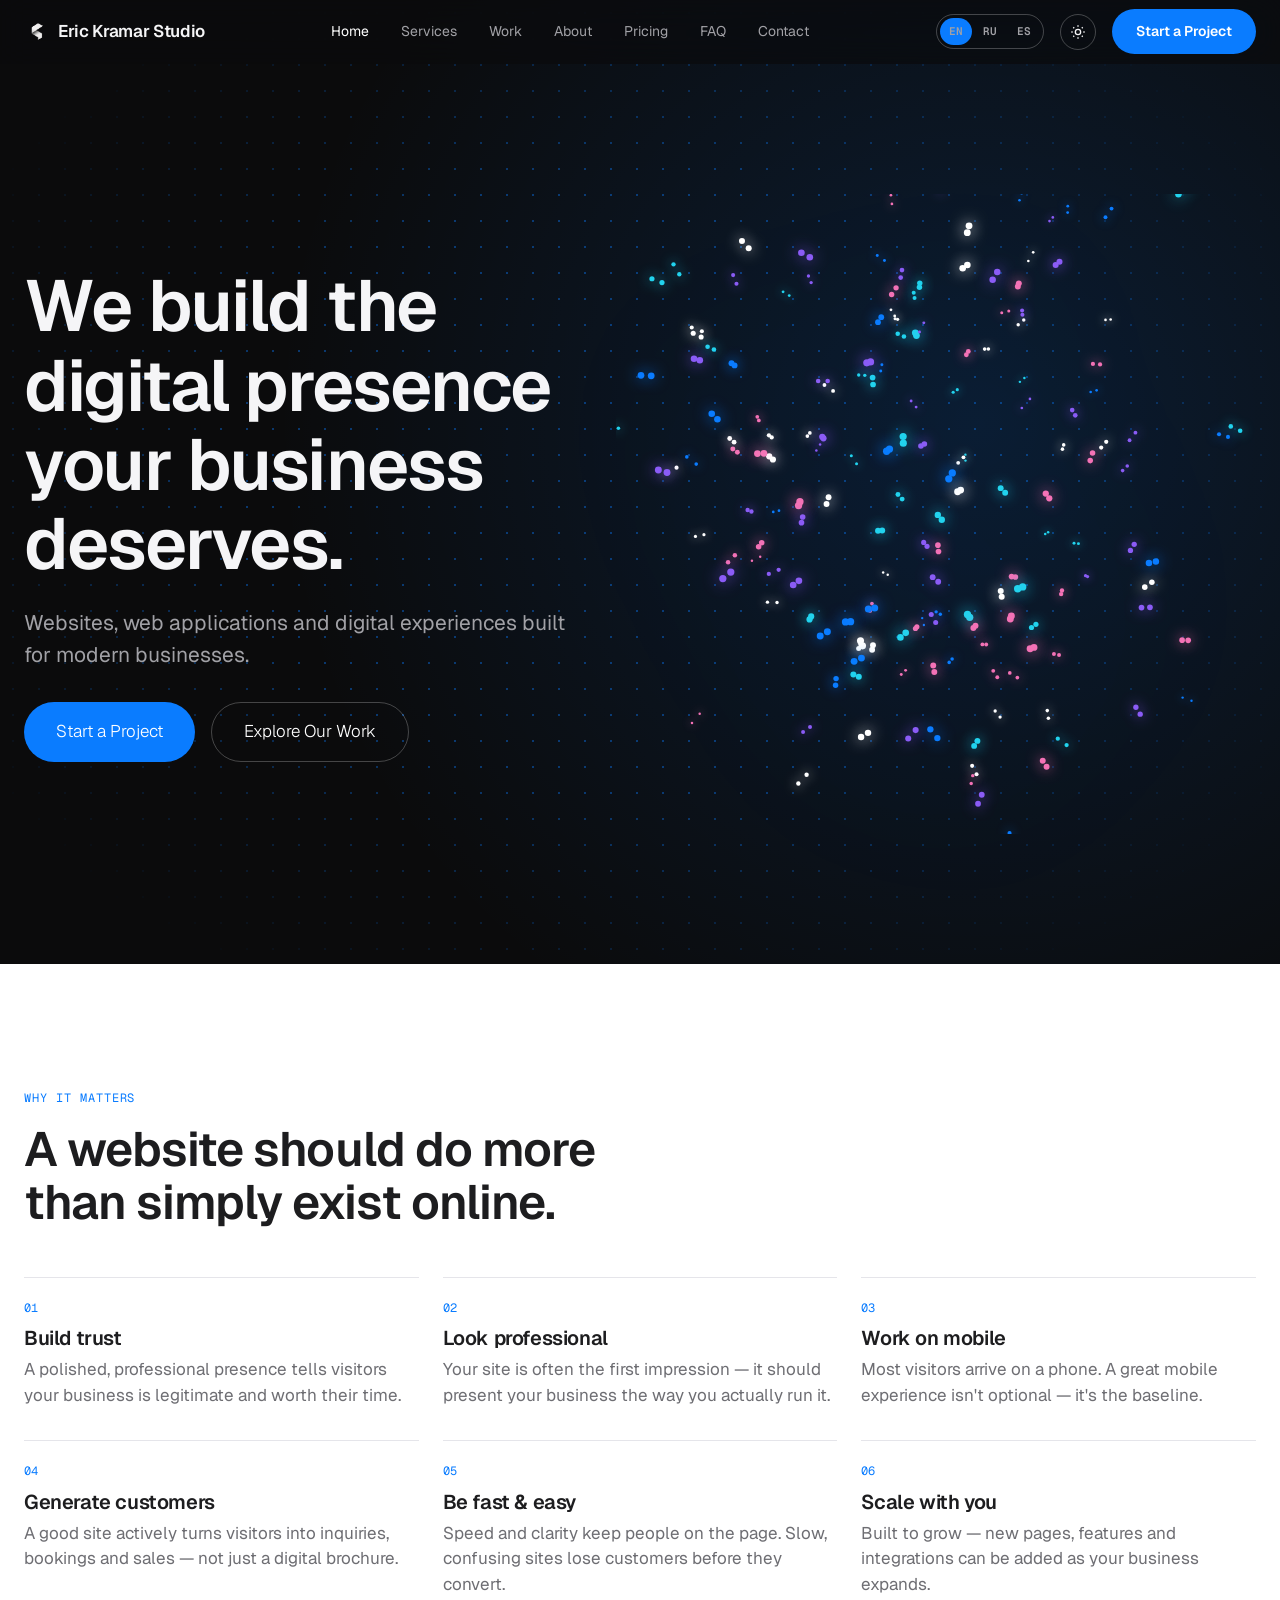
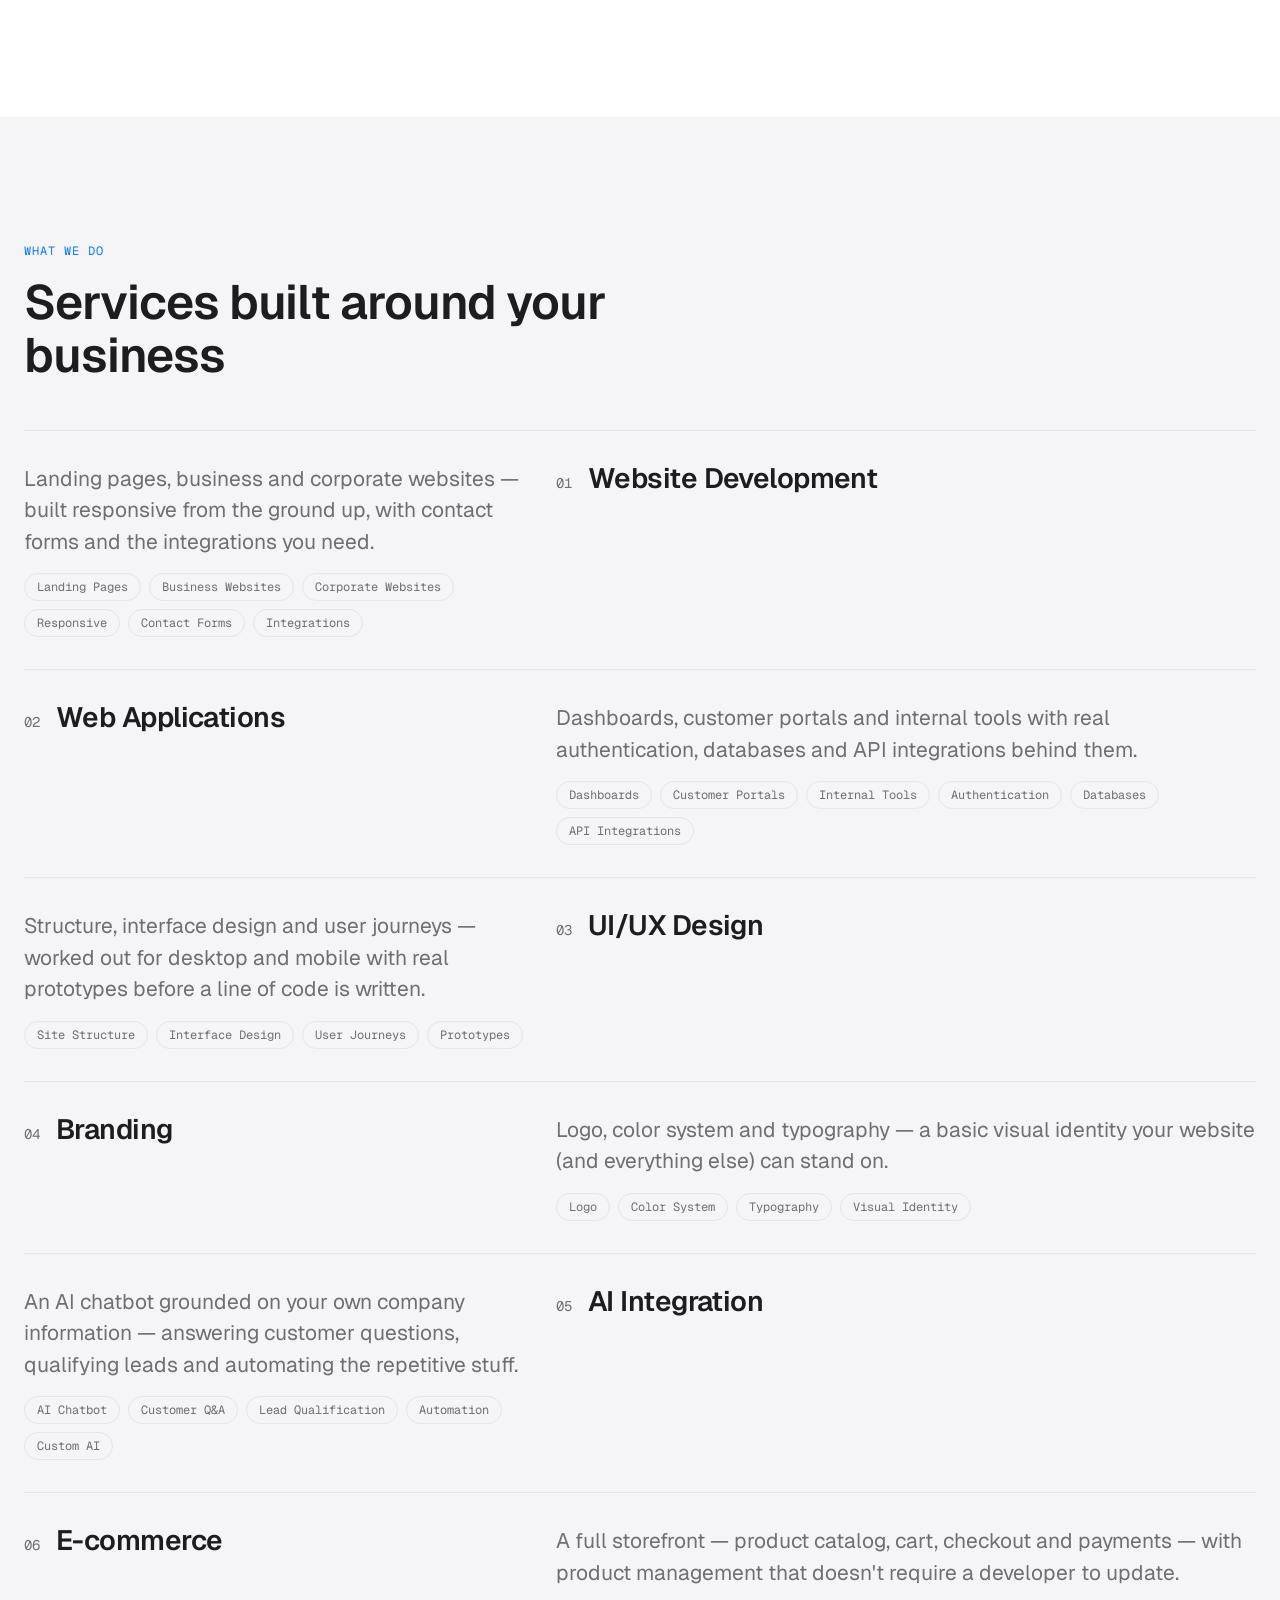
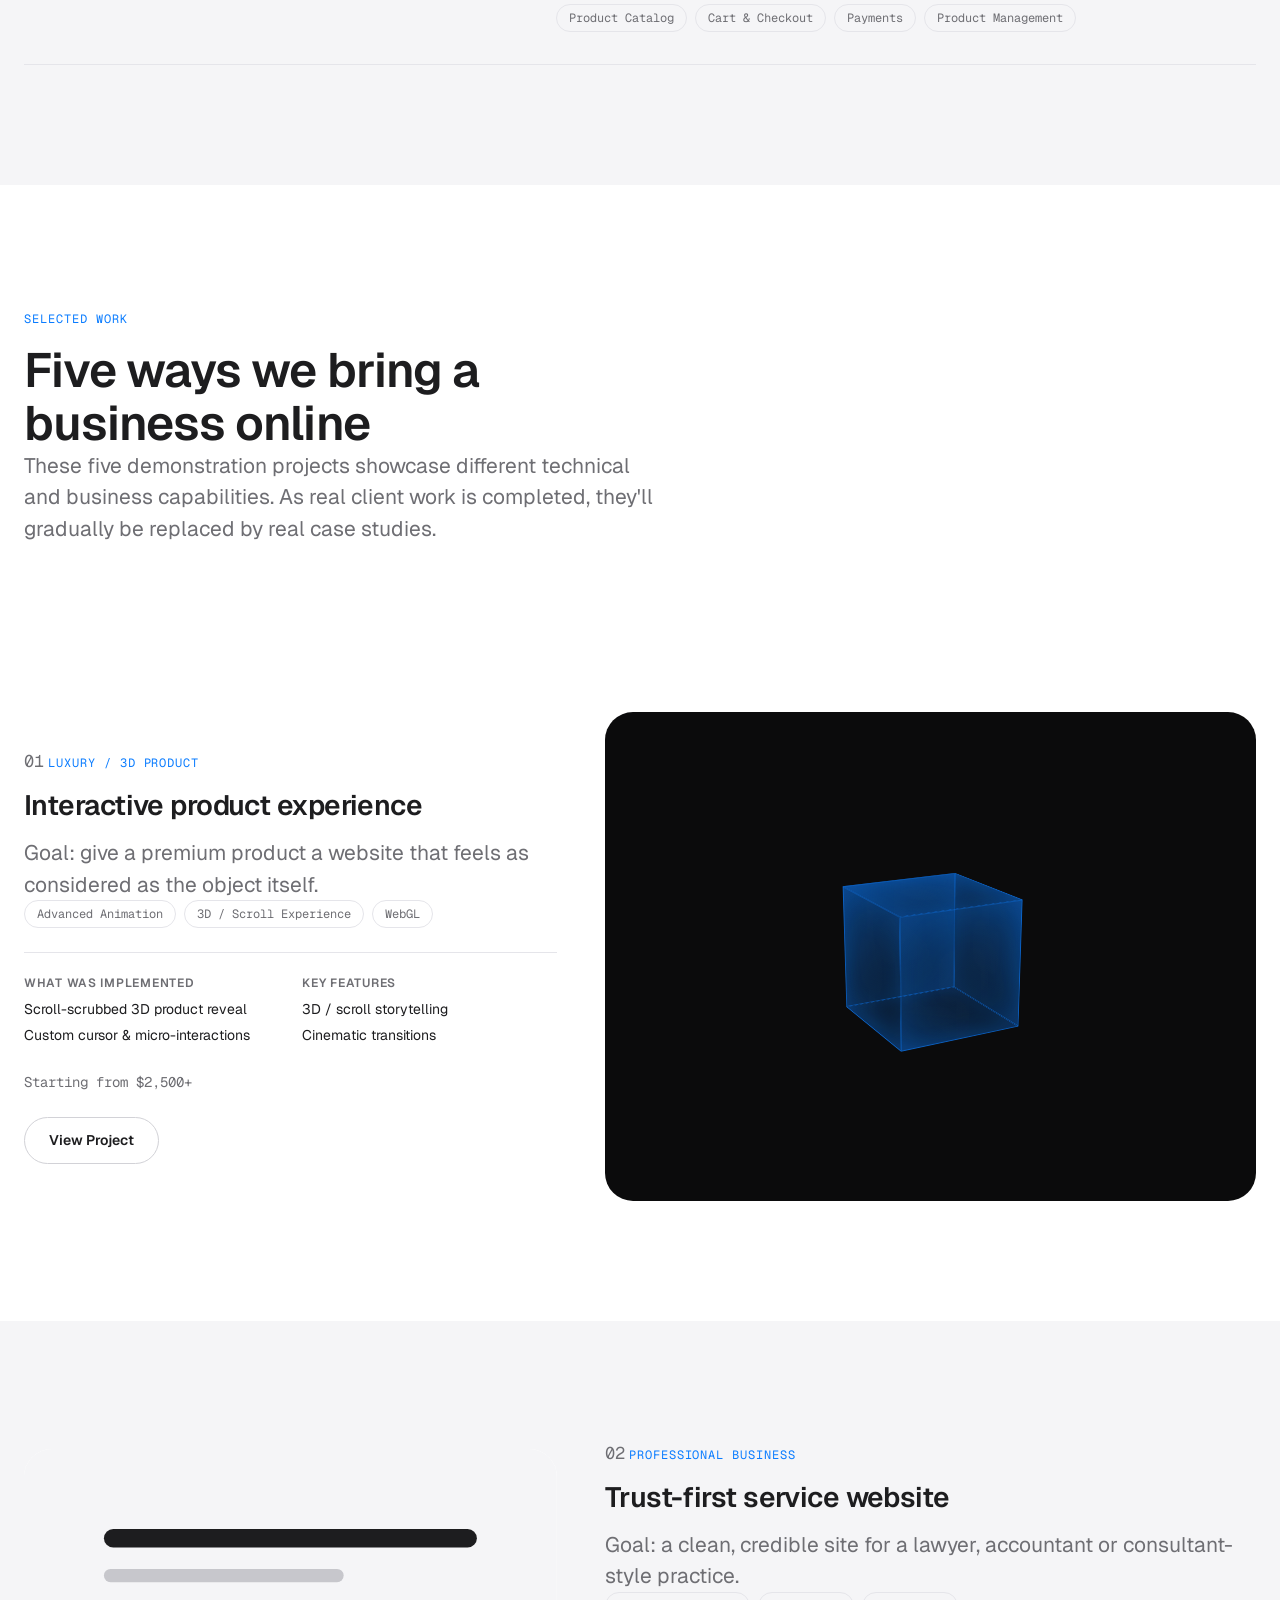
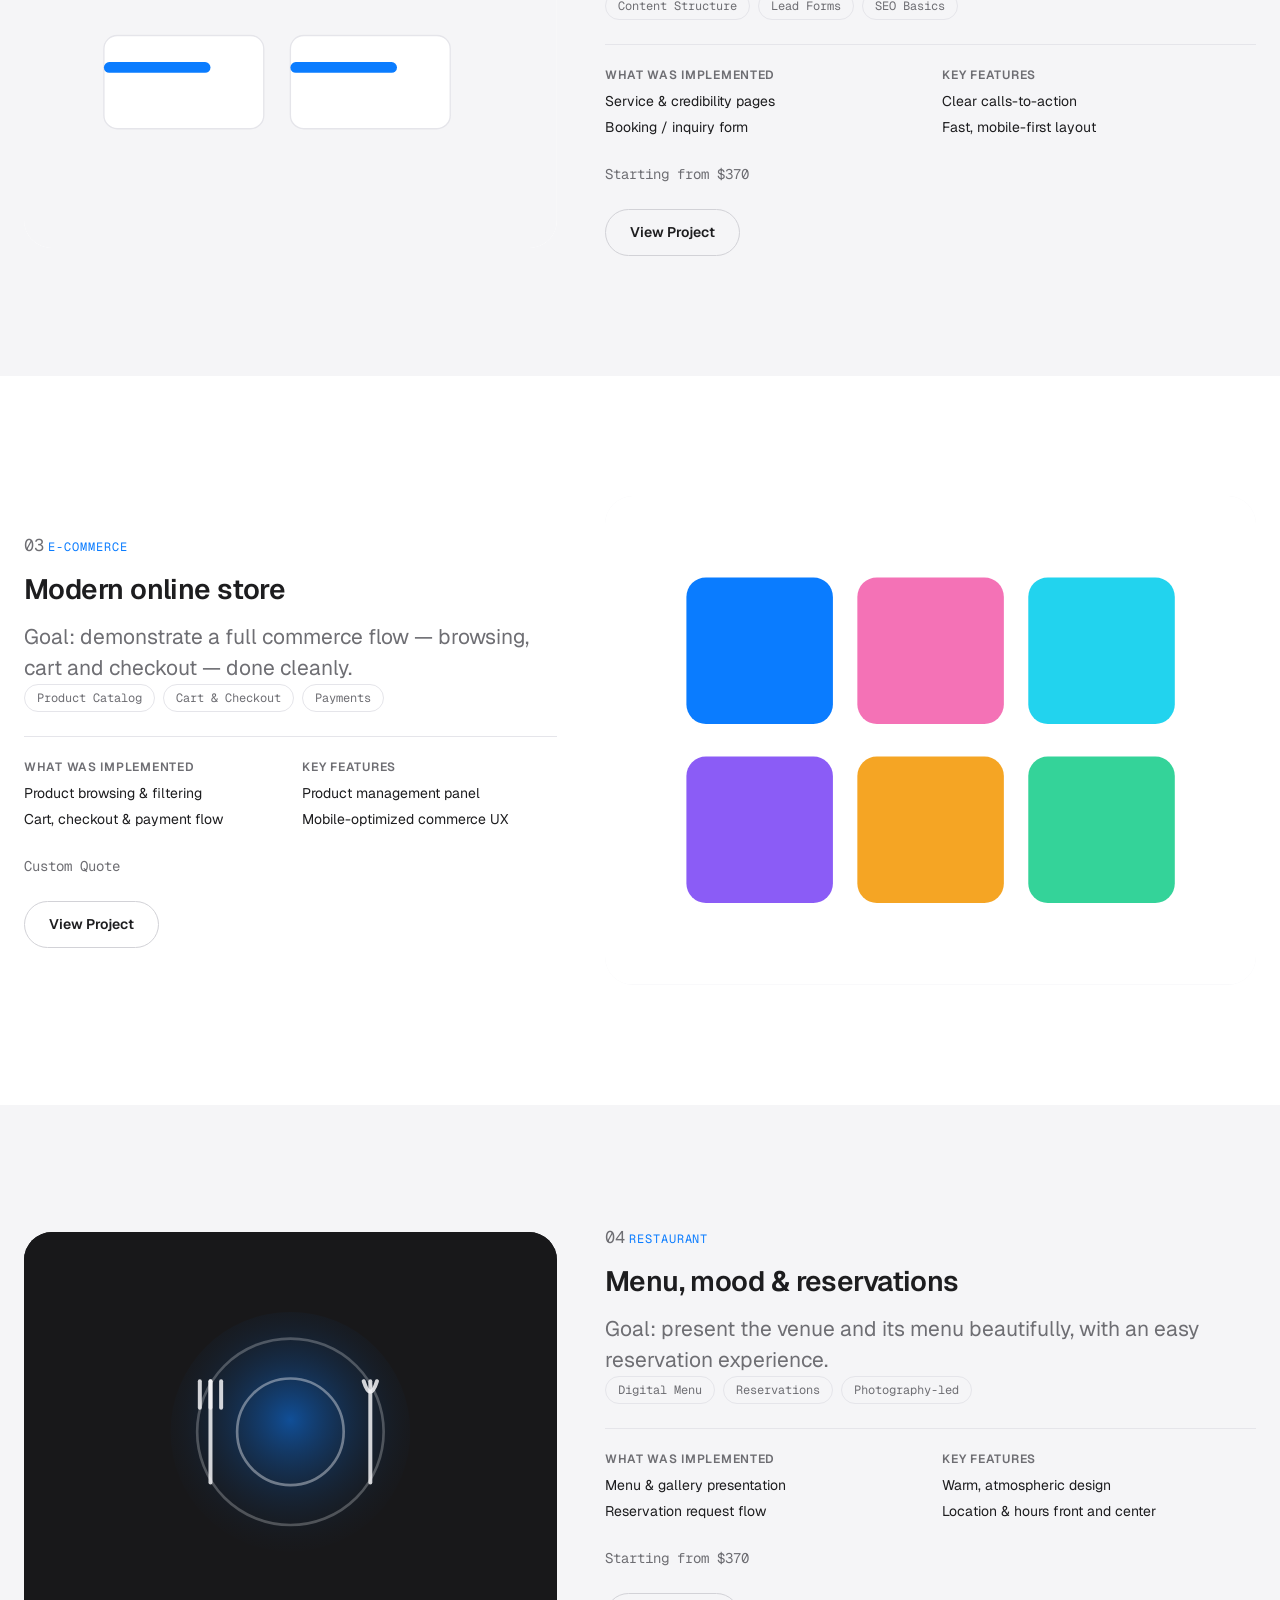
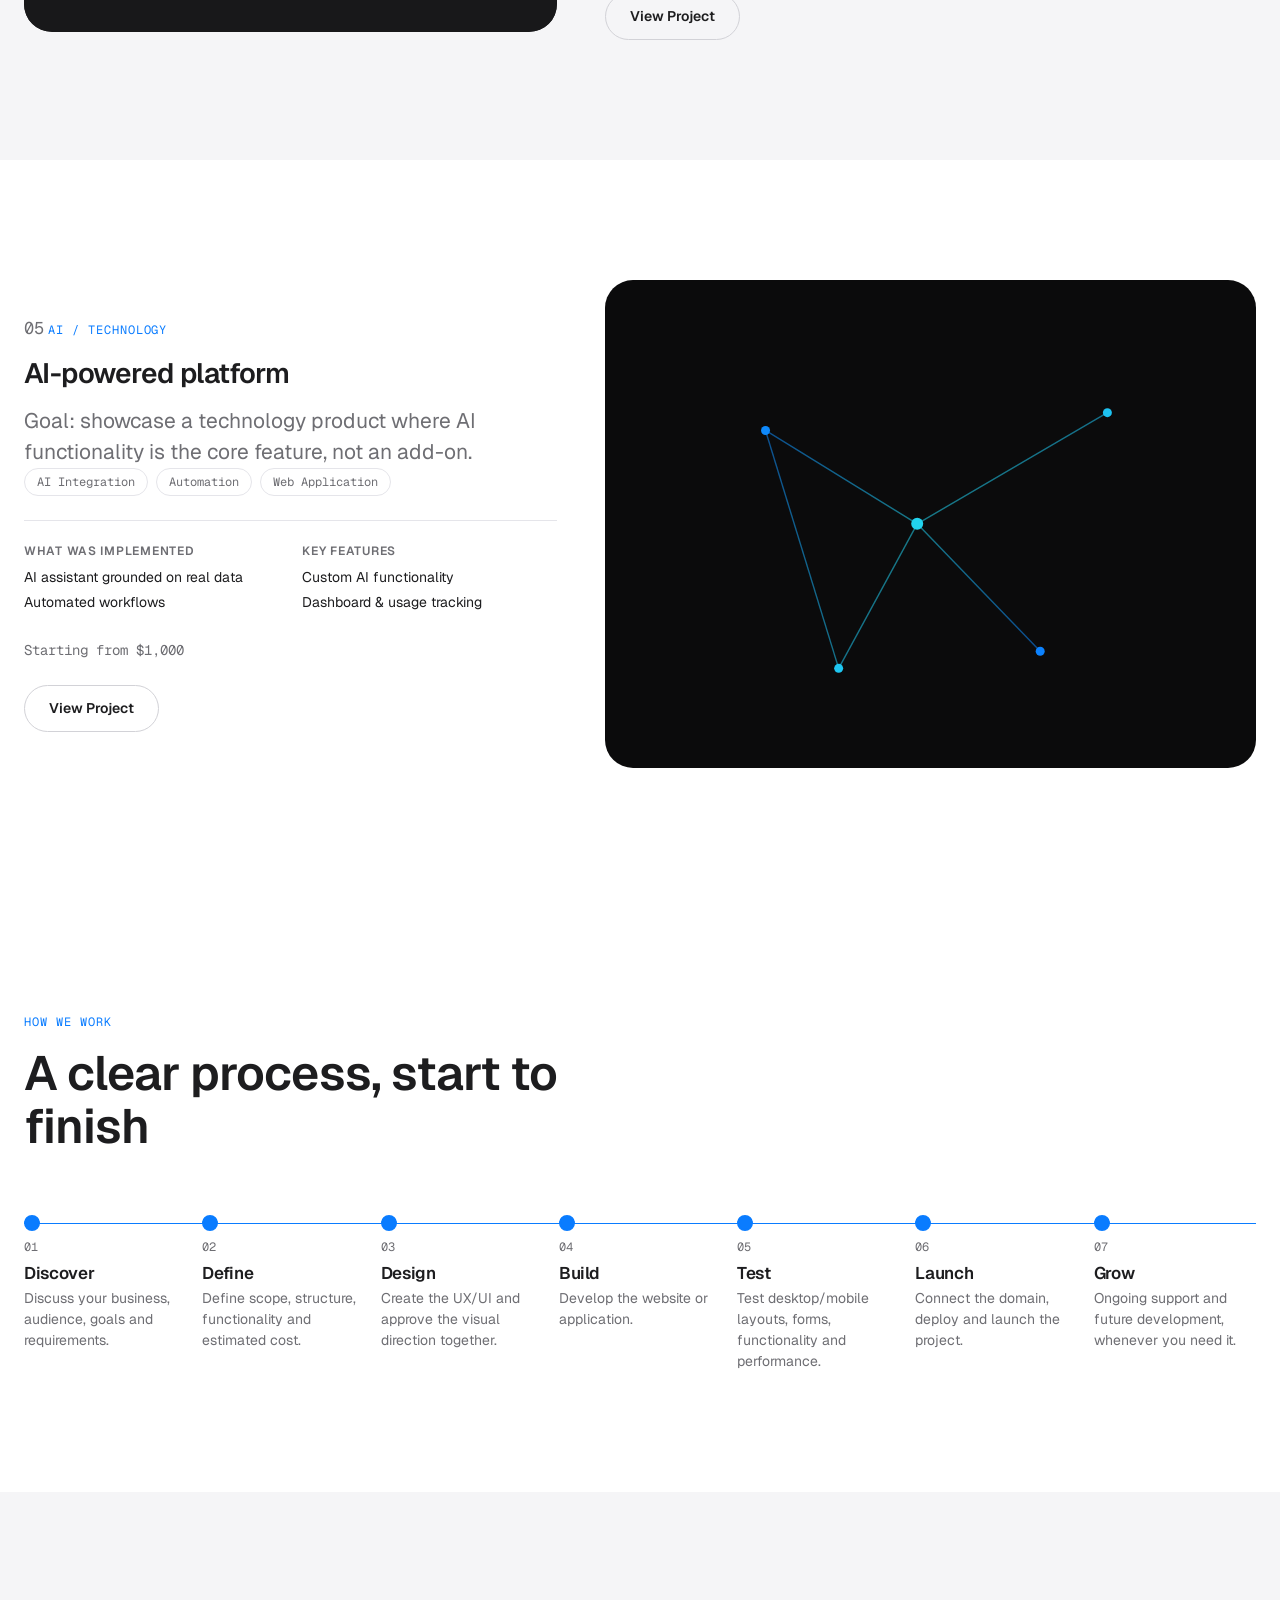
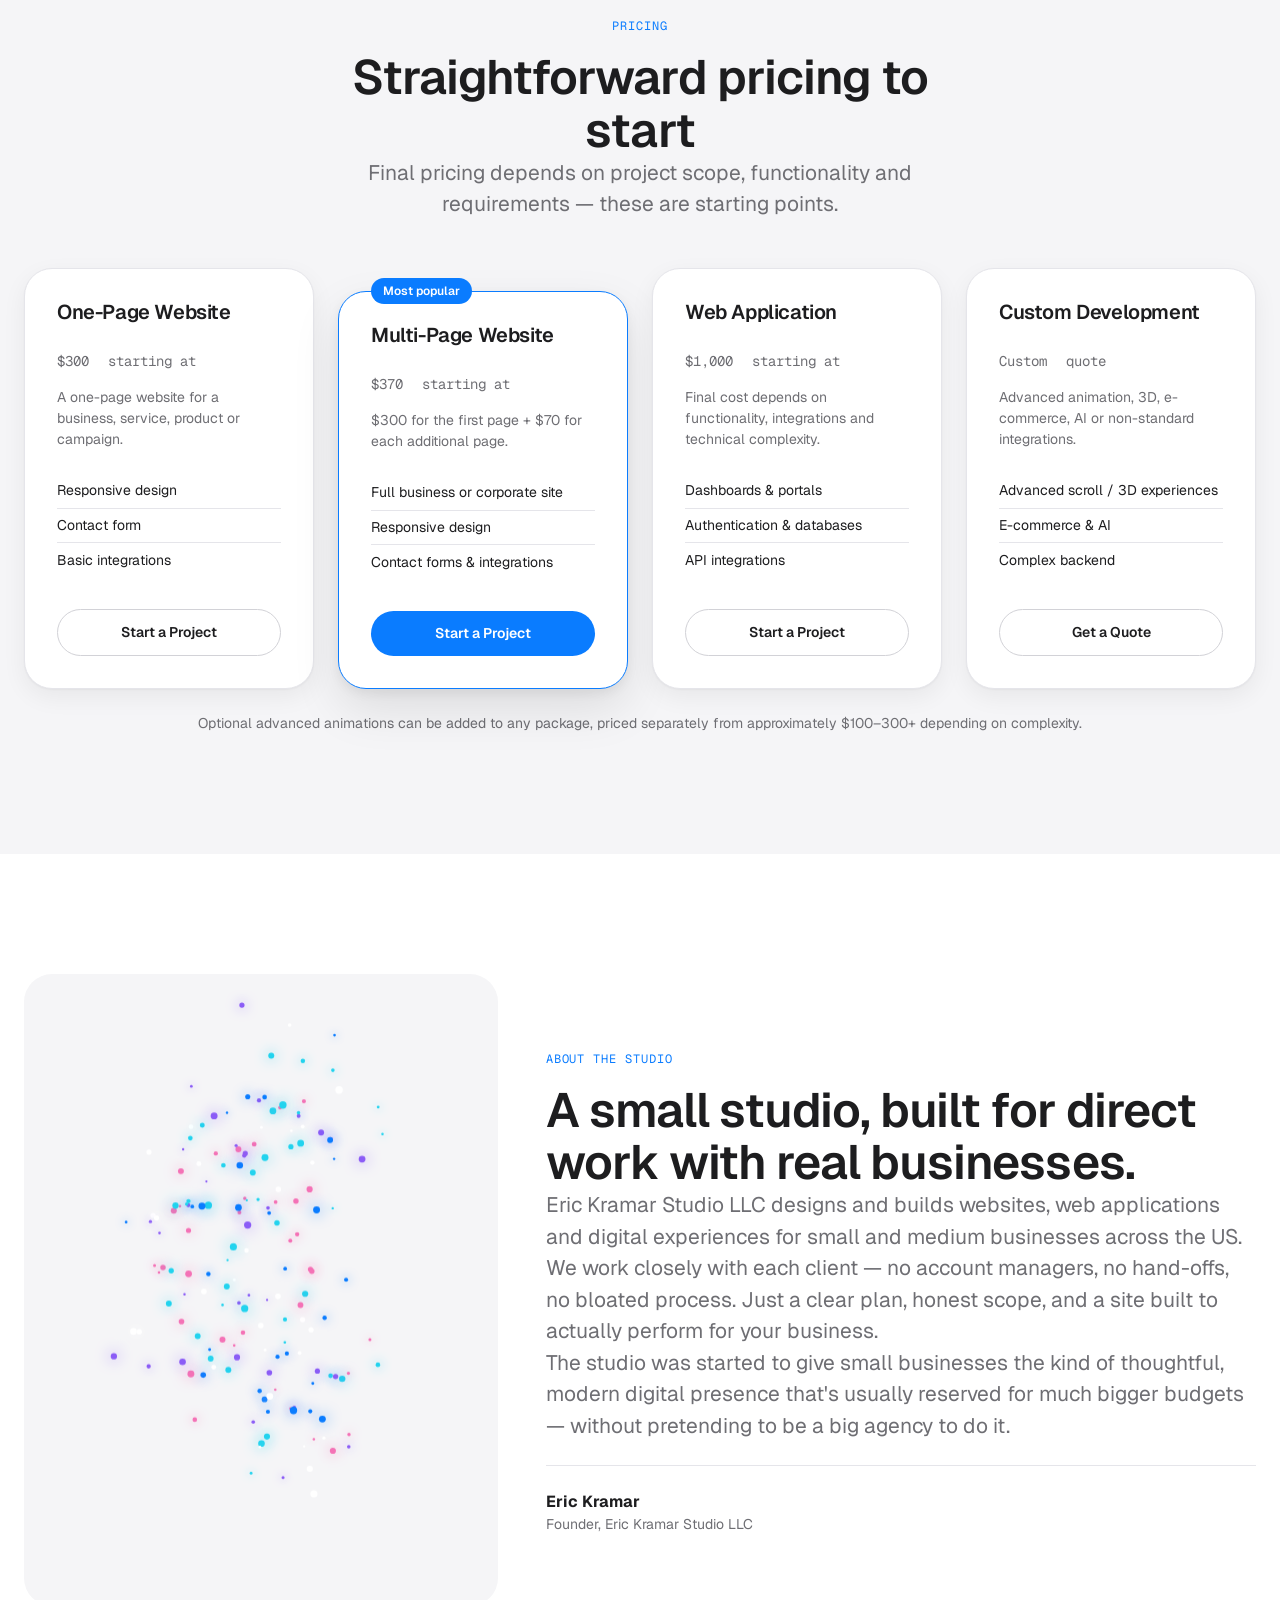
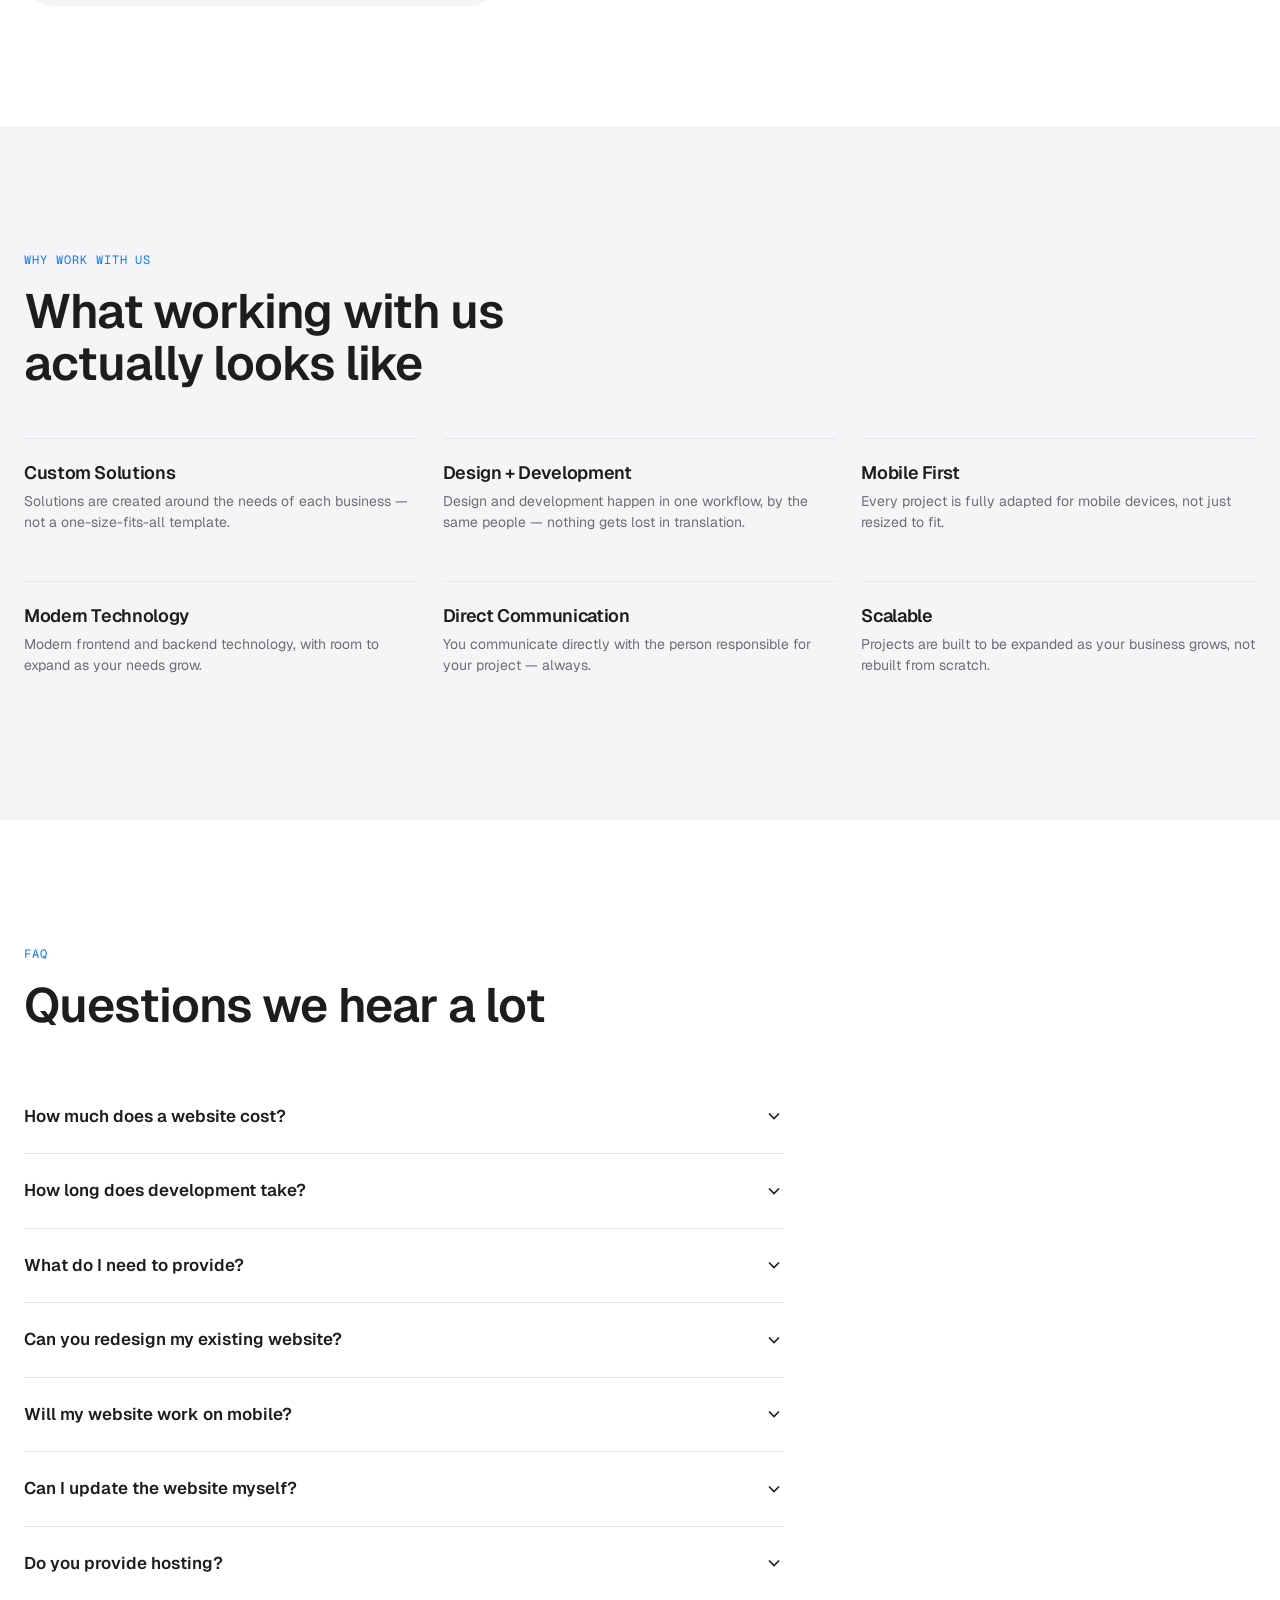
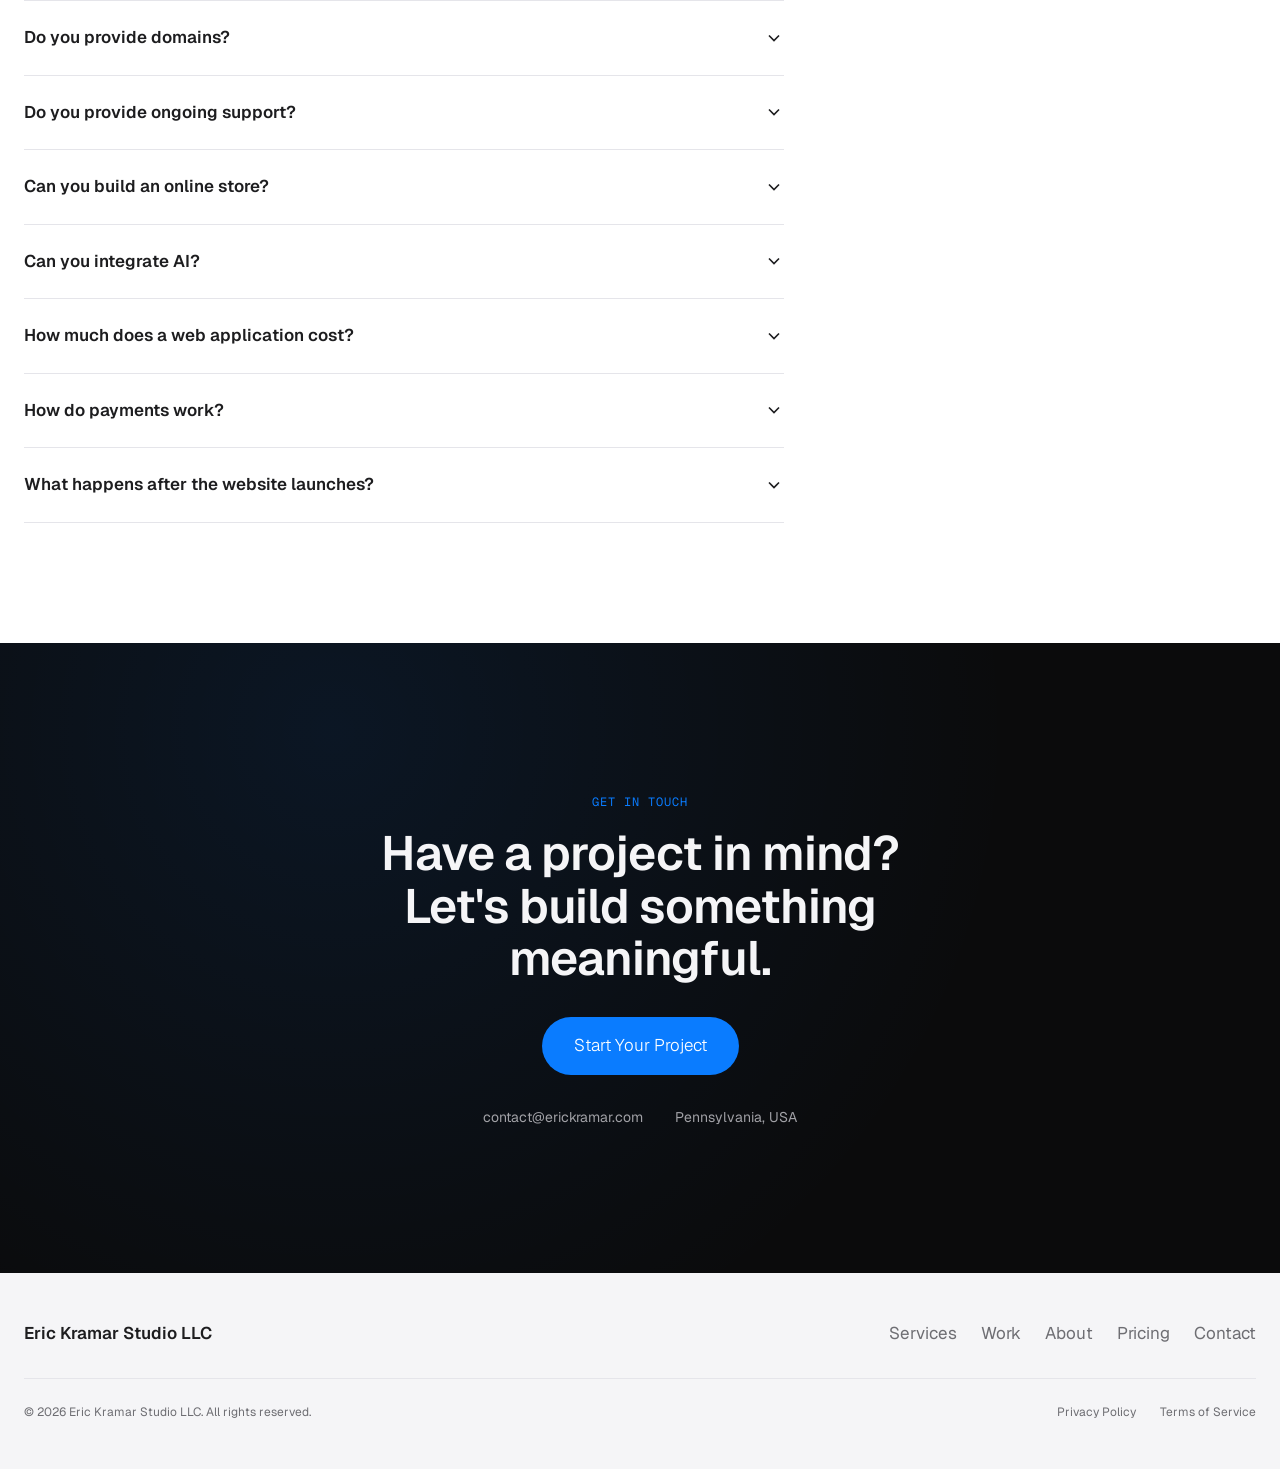
<file: index.html>
<!DOCTYPE html>
<html lang="en">
<head>
<meta charset="UTF-8" />
<meta name="viewport" content="width=device-width, initial-scale=1.0" />
<title data-i18n="meta.title">Eric Kramar Studio — We build the digital presence your business deserves</title>
<meta name="description" content="Eric Kramar Studio LLC builds modern websites, web applications and digital experiences for small and medium businesses." data-i18n-content="meta.description" />

<link rel="icon" type="image/x-icon" href="images/favicon/favicon.ico" />
<link rel="icon" type="image/png" sizes="32x32" href="images/favicon/favicon-32x32.png" />
<link rel="icon" type="image/png" sizes="16x16" href="images/favicon/favicon-16x16.png" />
<link rel="apple-touch-icon" sizes="180x180" href="images/favicon/apple-touch-icon.png" />
<link rel="manifest" href="site.webmanifest" />

<link rel="preconnect" href="https://fonts.googleapis.com" />
<link rel="preconnect" href="https://fonts.gstatic.com" crossorigin />
<link href="https://fonts.googleapis.com/css2?family=Geist:wght@300;400;600&family=Geist+Mono:wght@400;600&display=swap" rel="stylesheet" />

<link rel="stylesheet" href="css/variables.css?v=15" />
<link rel="stylesheet" href="css/base.css?v=15" />
<link rel="stylesheet" href="css/components.css?v=15" />
<link rel="stylesheet" href="css/sections.css?v=15" />
<link rel="stylesheet" href="css/animations.css?v=15" />
</head>
<body>
<a class="skip-link" href="#main" data-i18n="a11y.skip_link">Skip to content</a>

<!-- ==================== NAV ==================== -->
<header class="nav" data-nav>
  <div class="container nav__inner">
    <a class="nav__brand" href="index.html">
      <img src="images/Logo.png" alt="Eric Kramar Studio" />
      <span class="nav__brand-text">Eric Kramar Studio</span>
    </a>

    <nav class="nav__links" aria-label="Primary">
      <a href="#home" data-i18n="nav.home">Home</a>
      <a href="#services" data-i18n="nav.services">Services</a>
      <a href="#work" data-i18n="nav.work">Work</a>
      <a href="#about" data-i18n="nav.about">About</a>
      <a href="#pricing" data-i18n="nav.pricing">Pricing</a>
      <a href="#faq" data-i18n="nav.faq">FAQ</a>
      <a href="#contact" data-i18n="nav.contact">Contact</a>
    </nav>

    <div class="nav__actions">
      <div class="lang-switch" data-lang-switch>
        <button type="button" data-lang="en">EN</button>
        <button type="button" data-lang="ru">RU</button>
        <button type="button" data-lang="es">ES</button>
      </div>
      <button class="theme-toggle" data-theme-toggle type="button" aria-label="Toggle dark mode" data-i18n-aria-label="a11y.toggle_theme">
        <svg class="icon-sun" viewBox="0 0 24 24" fill="none" stroke="currentColor" stroke-width="2"><circle cx="12" cy="12" r="4"/><path d="M12 2v2M12 20v2M4.9 4.9l1.4 1.4M17.7 17.7l1.4 1.4M2 12h2M20 12h2M4.9 19.1l1.4-1.4M17.7 6.3l1.4-1.4"/></svg>
        <svg class="icon-moon" viewBox="0 0 24 24" fill="none" stroke="currentColor" stroke-width="2"><path d="M21 12.8A9 9 0 1 1 11.2 3a7 7 0 0 0 9.8 9.8Z"/></svg>
      </button>
      <a class="btn btn-primary nav__cta" href="start-a-project.html" data-i18n="nav.cta">Start a Project</a>
      <button class="nav__burger" data-nav-burger type="button" aria-label="Toggle menu" data-i18n-aria-label="a11y.toggle_menu">
        <span></span><span></span><span></span>
      </button>
    </div>
  </div>
</header>

<main id="main">

  <!-- ==================== HERO ==================== -->
  <section class="hero" id="home">
    <div class="hero__glow"></div>
    <div class="container hero__grid">
      <div class="hero__content" data-reveal>
        <h1 data-i18n="hero.title">We build the digital presence your business deserves.</h1>
        <p class="lead" data-i18n="hero.subtitle">Websites, web applications and digital experiences built for modern businesses.</p>
        <div class="hero__actions">
          <a class="btn btn-primary btn-large" href="start-a-project.html" data-i18n="hero.cta_primary">Start a Project</a>
          <a class="btn btn-ghost btn-large" href="#work" data-i18n="hero.cta_secondary">Explore Our Work</a>
        </div>
      </div>

      <div class="hero__stage" data-hero-stage>
        <div class="hero__mark" data-particle-logo>
          <img class="particle-img" data-particle-source src="images/Logo.png" alt="" aria-hidden="true" />
          <canvas class="particle-canvas" data-particle-canvas aria-hidden="true"></canvas>
        </div>
      </div>
    </div>
  </section>

  <!-- ==================== VALUE PROPOSITION ==================== -->
  <section class="section" id="value">
    <div class="container">
      <div class="section-header" data-reveal>
        <span class="eyebrow" data-i18n="value.eyebrow">Why it matters</span>
        <h2 data-i18n="value.title">A website should do more than simply exist online.</h2>
      </div>

      <div class="value-list" data-reveal-group>
        <div class="value-list__item" data-reveal-child>
          <span class="index">01</span>
          <h3 data-i18n="value.item1.title">Build trust</h3>
          <p data-i18n="value.item1.desc">A polished, professional presence tells visitors your business is legitimate and worth their time.</p>
        </div>
        <div class="value-list__item" data-reveal-child>
          <span class="index">02</span>
          <h3 data-i18n="value.item2.title">Look professional</h3>
          <p data-i18n="value.item2.desc">Your site is often the first impression — it should present your business the way you actually run it.</p>
        </div>
        <div class="value-list__item" data-reveal-child>
          <span class="index">03</span>
          <h3 data-i18n="value.item3.title">Work on mobile</h3>
          <p data-i18n="value.item3.desc">Most visitors arrive on a phone. A great mobile experience isn't optional — it's the baseline.</p>
        </div>
        <div class="value-list__item" data-reveal-child>
          <span class="index">04</span>
          <h3 data-i18n="value.item4.title">Generate customers</h3>
          <p data-i18n="value.item4.desc">A good site actively turns visitors into inquiries, bookings and sales — not just a digital brochure.</p>
        </div>
        <div class="value-list__item" data-reveal-child>
          <span class="index">05</span>
          <h3 data-i18n="value.item5.title">Be fast &amp; easy</h3>
          <p data-i18n="value.item5.desc">Speed and clarity keep people on the page. Slow, confusing sites lose customers before they convert.</p>
        </div>
        <div class="value-list__item" data-reveal-child>
          <span class="index">06</span>
          <h3 data-i18n="value.item6.title">Scale with you</h3>
          <p data-i18n="value.item6.desc">Built to grow — new pages, features and integrations can be added as your business expands.</p>
        </div>
      </div>
    </div>
  </section>

  <!-- ==================== SERVICES ==================== -->
  <section class="section section-alt" id="services">
    <div class="container">
      <div class="section-header" data-reveal>
        <span class="eyebrow" data-i18n="services.eyebrow">What we do</span>
        <h2 data-i18n="services.title">Services built around your business</h2>
      </div>

      <div class="service-row" data-reveal>
        <div class="service-row__label">
          <span class="index">01</span>
          <h3 data-i18n="services.01.title">Website Development</h3>
        </div>
        <div class="service-row__body">
          <p class="lead" data-i18n="services.01.desc">Landing pages, business and corporate websites — built responsive from the ground up, with contact forms and the integrations you need.</p>
          <div class="service-row__tags">
            <span class="chip" data-i18n="services.01.tag1">Landing Pages</span>
            <span class="chip" data-i18n="services.01.tag2">Business Websites</span>
            <span class="chip" data-i18n="services.01.tag3">Corporate Websites</span>
            <span class="chip" data-i18n="services.01.tag4">Responsive</span>
            <span class="chip" data-i18n="services.01.tag5">Contact Forms</span>
            <span class="chip" data-i18n="services.01.tag6">Integrations</span>
          </div>
        </div>
      </div>

      <div class="service-row" data-reveal>
        <div class="service-row__label">
          <span class="index">02</span>
          <h3 data-i18n="services.02.title">Web Applications</h3>
        </div>
        <div class="service-row__body">
          <p class="lead" data-i18n="services.02.desc">Dashboards, customer portals and internal tools with real authentication, databases and API integrations behind them.</p>
          <div class="service-row__tags">
            <span class="chip" data-i18n="services.02.tag1">Dashboards</span>
            <span class="chip" data-i18n="services.02.tag2">Customer Portals</span>
            <span class="chip" data-i18n="services.02.tag3">Internal Tools</span>
            <span class="chip" data-i18n="services.02.tag4">Authentication</span>
            <span class="chip" data-i18n="services.02.tag5">Databases</span>
            <span class="chip" data-i18n="services.02.tag6">API Integrations</span>
          </div>
        </div>
      </div>

      <div class="service-row" data-reveal>
        <div class="service-row__label">
          <span class="index">03</span>
          <h3 data-i18n="services.03.title">UI/UX Design</h3>
        </div>
        <div class="service-row__body">
          <p class="lead" data-i18n="services.03.desc">Structure, interface design and user journeys — worked out for desktop and mobile with real prototypes before a line of code is written.</p>
          <div class="service-row__tags">
            <span class="chip" data-i18n="services.03.tag1">Site Structure</span>
            <span class="chip" data-i18n="services.03.tag2">Interface Design</span>
            <span class="chip" data-i18n="services.03.tag3">User Journeys</span>
            <span class="chip" data-i18n="services.03.tag4">Prototypes</span>
          </div>
        </div>
      </div>

      <div class="service-row" data-reveal>
        <div class="service-row__label">
          <span class="index">04</span>
          <h3 data-i18n="services.04.title">Branding</h3>
        </div>
        <div class="service-row__body">
          <p class="lead" data-i18n="services.04.desc">Logo, color system and typography — a basic visual identity your website (and everything else) can stand on.</p>
          <div class="service-row__tags">
            <span class="chip" data-i18n="services.04.tag1">Logo</span>
            <span class="chip" data-i18n="services.04.tag2">Color System</span>
            <span class="chip" data-i18n="services.04.tag3">Typography</span>
            <span class="chip" data-i18n="services.04.tag4">Visual Identity</span>
          </div>
        </div>
      </div>

      <div class="service-row" data-reveal>
        <div class="service-row__label">
          <span class="index">05</span>
          <h3 data-i18n="services.05.title">AI Integration</h3>
        </div>
        <div class="service-row__body">
          <p class="lead" data-i18n="services.05.desc">An AI chatbot grounded on your own company information — answering customer questions, qualifying leads and automating the repetitive stuff.</p>
          <div class="service-row__tags">
            <span class="chip" data-i18n="services.05.tag1">AI Chatbot</span>
            <span class="chip" data-i18n="services.05.tag2">Customer Q&amp;A</span>
            <span class="chip" data-i18n="services.05.tag3">Lead Qualification</span>
            <span class="chip" data-i18n="services.05.tag4">Automation</span>
            <span class="chip" data-i18n="services.05.tag5">Custom AI</span>
          </div>
        </div>
      </div>

      <div class="service-row" data-reveal>
        <div class="service-row__label">
          <span class="index">06</span>
          <h3 data-i18n="services.06.title">E-commerce</h3>
        </div>
        <div class="service-row__body">
          <p class="lead" data-i18n="services.06.desc">A full storefront — product catalog, cart, checkout and payments — with product management that doesn't require a developer to update.</p>
          <div class="service-row__tags">
            <span class="chip" data-i18n="services.06.tag1">Product Catalog</span>
            <span class="chip" data-i18n="services.06.tag2">Cart &amp; Checkout</span>
            <span class="chip" data-i18n="services.06.tag3">Payments</span>
            <span class="chip" data-i18n="services.06.tag4">Product Management</span>
          </div>
        </div>
      </div>
    </div>
  </section>

  <!-- ==================== WORK / SHOWCASE ==================== -->
  <section id="work">
    <div class="container" style="padding-top: var(--space-section)">
      <div class="section-header" data-reveal>
        <span class="eyebrow" data-i18n="work.eyebrow">Selected work</span>
        <h2 data-i18n="work.title">Five ways we bring a business online</h2>
        <p class="lead" data-i18n="work.intro">These five demonstration projects showcase different technical and business capabilities. As real client work is completed, they'll gradually be replaced by real case studies.</p>
      </div>
    </div>

    <!-- 01 — Luxury / 3D Product -->
    <article class="work-tile" data-reveal>
      <div class="container work-tile__grid">
        <div class="work-tile__visual" style="background:#0b0b0c">
          <div class="cube-stage" data-cursor-cube>
            <div class="cube">
              <div class="cube__face cube__face--front"></div>
              <div class="cube__face cube__face--back"></div>
              <div class="cube__face cube__face--right"></div>
              <div class="cube__face cube__face--left"></div>
              <div class="cube__face cube__face--top"></div>
              <div class="cube__face cube__face--bottom"></div>
            </div>
          </div>
        </div>
        <div class="work-tile__body">
          <span class="work-tile__index">01</span>
          <span class="work-tile__category" data-i18n="work.01.category">Luxury / 3D Product</span>
          <h3 data-i18n="work.01.title">Interactive product experience</h3>
          <p class="lead" data-i18n="work.01.goal">Goal: give a premium product a website that feels as considered as the object itself.</p>
          <div class="work-tile__tags">
            <span class="chip" data-i18n="work.01.tag1">Advanced Animation</span>
            <span class="chip" data-i18n="work.01.tag2">3D / Scroll Experience</span>
            <span class="chip" data-i18n="work.01.tag3">WebGL</span>
          </div>
          <div class="work-tile__meta">
            <div>
              <h4 data-i18n="work.meta.implemented">What was implemented</h4>
              <ul><li data-i18n="work.01.implemented1">Scroll-scrubbed 3D product reveal</li><li data-i18n="work.01.implemented2">Custom cursor &amp; micro-interactions</li></ul>
            </div>
            <div>
              <h4 data-i18n="work.meta.features">Key features</h4>
              <ul><li data-i18n="work.01.feature1">3D / scroll storytelling</li><li data-i18n="work.01.feature2">Cinematic transitions</li></ul>
            </div>
          </div>
          <div class="work-tile__budget" data-i18n="work.01.budget">Starting from $2,500+</div>
          <button class="btn btn-ghost" data-project-key="01" data-i18n="work.view_project">View Project</button>
        </div>
      </div>
    </article>

    <!-- 02 — Professional Business -->
    <article class="work-tile section-alt" data-reveal>
      <div class="container work-tile__grid">
        <div class="work-tile__visual" style="background:var(--color-bg)">
          <svg viewBox="0 0 400 300" preserveAspectRatio="xMidYMid slice">
            <rect width="400" height="300" fill="#f5f5f7"/>
            <rect x="60" y="60" width="280" height="14" rx="7" fill="#1d1d1f"/>
            <rect x="60" y="90" width="180" height="10" rx="5" fill="#c7c7cc"/>
            <rect x="60" y="140" width="120" height="70" rx="10" fill="#ffffff" stroke="#e5e5ea"/>
            <rect x="200" y="140" width="120" height="70" rx="10" fill="#ffffff" stroke="#e5e5ea"/>
            <rect x="60" y="160" width="80" height="8" rx="4" fill="#0a7cff"/>
            <rect x="200" y="160" width="80" height="8" rx="4" fill="#0a7cff"/>
          </svg>
        </div>
        <div class="work-tile__body">
          <span class="work-tile__index">02</span>
          <span class="work-tile__category" data-i18n="work.02.category">Professional Business</span>
          <h3 data-i18n="work.02.title">Trust-first service website</h3>
          <p class="lead" data-i18n="work.02.goal">Goal: a clean, credible site for a lawyer, accountant or consultant-style practice.</p>
          <div class="work-tile__tags">
            <span class="chip" data-i18n="work.02.tag1">Content Structure</span>
            <span class="chip" data-i18n="work.02.tag2">Lead Forms</span>
            <span class="chip" data-i18n="work.02.tag3">SEO Basics</span>
          </div>
          <div class="work-tile__meta">
            <div>
              <h4 data-i18n="work.meta.implemented">What was implemented</h4>
              <ul><li data-i18n="work.02.implemented1">Service &amp; credibility pages</li><li data-i18n="work.02.implemented2">Booking / inquiry form</li></ul>
            </div>
            <div>
              <h4 data-i18n="work.meta.features">Key features</h4>
              <ul><li data-i18n="work.02.feature1">Clear calls-to-action</li><li data-i18n="work.02.feature2">Fast, mobile-first layout</li></ul>
            </div>
          </div>
          <div class="work-tile__budget" data-i18n="work.02.budget">Starting from $370</div>
          <button class="btn btn-ghost" data-project-key="02" data-i18n="work.view_project">View Project</button>
        </div>
      </div>
    </article>

    <!-- 03 — E-commerce -->
    <article class="work-tile" data-reveal>
      <div class="container work-tile__grid">
        <div class="work-tile__visual" style="background:var(--color-bg-alt)">
          <svg class="ecom-grid" viewBox="0 0 400 300" preserveAspectRatio="xMidYMid slice">
            <rect width="400" height="300" fill="#ffffff"/>
            <g class="ecom-tile ecom-tile--1"><rect class="ecom-swatch" x="50" y="50" width="90" height="90" rx="12" style="--swatch-color:#0a7cff"/></g>
            <g class="ecom-tile ecom-tile--2"><rect class="ecom-swatch" x="155" y="50" width="90" height="90" rx="12" style="--swatch-color:#f472b6"/></g>
            <g class="ecom-tile ecom-tile--3"><rect class="ecom-swatch" x="260" y="50" width="90" height="90" rx="12" style="--swatch-color:#22d3ee"/></g>
            <g class="ecom-tile ecom-tile--4"><rect class="ecom-swatch" x="50" y="160" width="90" height="90" rx="12" style="--swatch-color:#8b5cf6"/></g>
            <g class="ecom-tile ecom-tile--5"><rect class="ecom-swatch" x="155" y="160" width="90" height="90" rx="12" style="--swatch-color:#f5a524"/></g>
            <g class="ecom-tile ecom-tile--6"><rect class="ecom-swatch" x="260" y="160" width="90" height="90" rx="12" style="--swatch-color:#34d399"/></g>
          </svg>
        </div>
        <div class="work-tile__body">
          <span class="work-tile__index">03</span>
          <span class="work-tile__category" data-i18n="work.03.category">E-commerce</span>
          <h3 data-i18n="work.03.title">Modern online store</h3>
          <p class="lead" data-i18n="work.03.goal">Goal: demonstrate a full commerce flow — browsing, cart and checkout — done cleanly.</p>
          <div class="work-tile__tags">
            <span class="chip" data-i18n="work.03.tag1">Product Catalog</span>
            <span class="chip" data-i18n="work.03.tag2">Cart &amp; Checkout</span>
            <span class="chip" data-i18n="work.03.tag3">Payments</span>
          </div>
          <div class="work-tile__meta">
            <div>
              <h4 data-i18n="work.meta.implemented">What was implemented</h4>
              <ul><li data-i18n="work.03.implemented1">Product browsing &amp; filtering</li><li data-i18n="work.03.implemented2">Cart, checkout &amp; payment flow</li></ul>
            </div>
            <div>
              <h4 data-i18n="work.meta.features">Key features</h4>
              <ul><li data-i18n="work.03.feature1">Product management panel</li><li data-i18n="work.03.feature2">Mobile-optimized commerce UX</li></ul>
            </div>
          </div>
          <div class="work-tile__budget" data-i18n="work.03.budget">Custom Quote</div>
          <button class="btn btn-ghost" data-project-key="03" data-i18n="work.view_project">View Project</button>
        </div>
      </div>
    </article>

    <!-- 04 — Restaurant -->
    <article class="work-tile section-alt" data-reveal>
      <div class="container work-tile__grid">
        <div class="work-tile__visual" style="background:#18181a">
          <svg class="rest-icon" viewBox="0 0 400 300" preserveAspectRatio="xMidYMid slice">
            <defs>
              <radialGradient id="g4" cx="50%" cy="45%" r="60%">
                <stop offset="0%" stop-color="#0a7cff" stop-opacity="0.55"/>
                <stop offset="100%" stop-color="#18181a" stop-opacity="0"/>
              </radialGradient>
            </defs>
            <rect width="400" height="300" fill="#18181a"/>
            <circle class="rest-icon__glow" cx="200" cy="150" r="90" fill="url(#g4)"/>
            <g class="rest-icon__plate">
              <circle cx="200" cy="150" r="70" fill="none" stroke="#f5f5f7" stroke-opacity="0.25" stroke-width="2"/>
              <circle cx="200" cy="150" r="40" fill="none" stroke="#f5f5f7" stroke-opacity="0.4" stroke-width="2"/>
            </g>
            <g class="rest-icon__fork" stroke="#f5f5f7" stroke-opacity="0.85" stroke-width="3" stroke-linecap="round" fill="none">
              <line x1="140" y1="112" x2="140" y2="188"/>
              <line x1="132" y1="112" x2="132" y2="132"/>
              <line x1="140" y1="112" x2="140" y2="132"/>
              <line x1="148" y1="112" x2="148" y2="132"/>
            </g>
            <g class="rest-icon__knife" stroke="#f5f5f7" stroke-opacity="0.85" stroke-width="3" stroke-linecap="round" fill="none">
              <line x1="260" y1="112" x2="260" y2="188"/>
              <path d="M255 112 Q260 128 265 112" fill="none"/>
            </g>
          </svg>
        </div>
        <div class="work-tile__body">
          <span class="work-tile__index">04</span>
          <span class="work-tile__category" data-i18n="work.04.category">Restaurant</span>
          <h3 data-i18n="work.04.title">Menu, mood &amp; reservations</h3>
          <p class="lead" data-i18n="work.04.goal">Goal: present the venue and its menu beautifully, with an easy reservation experience.</p>
          <div class="work-tile__tags">
            <span class="chip" data-i18n="work.04.tag1">Digital Menu</span>
            <span class="chip" data-i18n="work.04.tag2">Reservations</span>
            <span class="chip" data-i18n="work.04.tag3">Photography-led</span>
          </div>
          <div class="work-tile__meta">
            <div>
              <h4 data-i18n="work.meta.implemented">What was implemented</h4>
              <ul><li data-i18n="work.04.implemented1">Menu &amp; gallery presentation</li><li data-i18n="work.04.implemented2">Reservation request flow</li></ul>
            </div>
            <div>
              <h4 data-i18n="work.meta.features">Key features</h4>
              <ul><li data-i18n="work.04.feature1">Warm, atmospheric design</li><li data-i18n="work.04.feature2">Location &amp; hours front and center</li></ul>
            </div>
          </div>
          <div class="work-tile__budget" data-i18n="work.04.budget">Starting from $370</div>
          <button class="btn btn-ghost" data-project-key="04" data-i18n="work.view_project">View Project</button>
        </div>
      </div>
    </article>

    <!-- 05 — AI / Technology -->
    <article class="work-tile" data-reveal>
      <div class="container work-tile__grid">
        <div class="work-tile__visual" style="background:#0b0b0c">
          <canvas class="node-network-canvas" data-node-network aria-hidden="true"></canvas>
        </div>
        <div class="work-tile__body">
          <span class="work-tile__index">05</span>
          <span class="work-tile__category" data-i18n="work.05.category">AI / Technology</span>
          <h3 data-i18n="work.05.title">AI-powered platform</h3>
          <p class="lead" data-i18n="work.05.goal">Goal: showcase a technology product where AI functionality is the core feature, not an add-on.</p>
          <div class="work-tile__tags">
            <span class="chip" data-i18n="work.05.tag1">AI Integration</span>
            <span class="chip" data-i18n="work.05.tag2">Automation</span>
            <span class="chip" data-i18n="work.05.tag3">Web Application</span>
          </div>
          <div class="work-tile__meta">
            <div>
              <h4 data-i18n="work.meta.implemented">What was implemented</h4>
              <ul><li data-i18n="work.05.implemented1">AI assistant grounded on real data</li><li data-i18n="work.05.implemented2">Automated workflows</li></ul>
            </div>
            <div>
              <h4 data-i18n="work.meta.features">Key features</h4>
              <ul><li data-i18n="work.05.feature1">Custom AI functionality</li><li data-i18n="work.05.feature2">Dashboard &amp; usage tracking</li></ul>
            </div>
          </div>
          <div class="work-tile__budget" data-i18n="work.05.budget">Starting from $1,000</div>
          <button class="btn btn-ghost" data-project-key="05" data-i18n="work.view_project">View Project</button>
        </div>
      </div>
    </article>
  </section>

  <!-- ==================== PROCESS ==================== -->
  <section class="section" id="process">
    <div class="container">
      <div class="section-header" data-reveal>
        <span class="eyebrow" data-i18n="process.eyebrow">How we work</span>
        <h2 data-i18n="process.title">A clear process, start to finish</h2>
      </div>

      <div class="process-track" data-process-track>
        <div class="process-track__fill"></div>

        <div class="process-step">
          <span class="process-step__dot"></span>
          <span class="index">01</span>
          <h4 data-i18n="process.step1.name">Discover</h4>
          <p data-i18n="process.step1.desc">Discuss your business, audience, goals and requirements.</p>
        </div>
        <div class="process-step">
          <span class="process-step__dot"></span>
          <span class="index">02</span>
          <h4 data-i18n="process.step2.name">Define</h4>
          <p data-i18n="process.step2.desc">Define scope, structure, functionality and estimated cost.</p>
        </div>
        <div class="process-step">
          <span class="process-step__dot"></span>
          <span class="index">03</span>
          <h4 data-i18n="process.step3.name">Design</h4>
          <p data-i18n="process.step3.desc">Create the UX/UI and approve the visual direction together.</p>
        </div>
        <div class="process-step">
          <span class="process-step__dot"></span>
          <span class="index">04</span>
          <h4 data-i18n="process.step4.name">Build</h4>
          <p data-i18n="process.step4.desc">Develop the website or application.</p>
        </div>
        <div class="process-step">
          <span class="process-step__dot"></span>
          <span class="index">05</span>
          <h4 data-i18n="process.step5.name">Test</h4>
          <p data-i18n="process.step5.desc">Test desktop/mobile layouts, forms, functionality and performance.</p>
        </div>
        <div class="process-step">
          <span class="process-step__dot"></span>
          <span class="index">06</span>
          <h4 data-i18n="process.step6.name">Launch</h4>
          <p data-i18n="process.step6.desc">Connect the domain, deploy and launch the project.</p>
        </div>
        <div class="process-step">
          <span class="process-step__dot"></span>
          <span class="index">07</span>
          <h4 data-i18n="process.step7.name">Grow</h4>
          <p data-i18n="process.step7.desc">Ongoing support and future development, whenever you need it.</p>
        </div>
      </div>
    </div>
  </section>

  <!-- ==================== PRICING ==================== -->
  <section class="section section-alt" id="pricing">
    <div class="container">
      <div class="section-header center" data-reveal>
        <span class="eyebrow" data-i18n="pricing.eyebrow">Pricing</span>
        <h2 data-i18n="pricing.title">Straightforward pricing to start</h2>
        <p class="lead" data-i18n="pricing.subtitle">Final pricing depends on project scope, functionality and requirements — these are starting points.</p>
      </div>

      <div class="pricing-grid" data-reveal-group>
        <div class="card pricing-card" data-reveal-child data-pricing-plan="plan1">
          <h3 data-plan-name data-i18n="pricing.plan1.name">One-Page Website</h3>
          <div class="pricing-card__price"><span data-price-value>$300</span> <span data-i18n="pricing.starting_at">starting at</span></div>
          <p class="pricing-card__desc" data-i18n="pricing.plan1.desc">A one-page website for a business, service, product or campaign.</p>
          <ul>
            <li data-i18n="pricing.plan1.feature1">Responsive design</li>
            <li data-i18n="pricing.plan1.feature2">Contact form</li>
            <li data-i18n="pricing.plan1.feature3">Basic integrations</li>
          </ul>
          <a class="btn btn-ghost btn-block" href="start-a-project.html" data-i18n="pricing.cta">Start a Project</a>
        </div>

        <div class="card pricing-card is-featured" data-reveal-child data-pricing-plan="plan2">
          <span class="pricing-card__badge" data-i18n="pricing.badge">Most popular</span>
          <h3 data-plan-name data-i18n="pricing.plan2.name">Multi-Page Website</h3>
          <div class="pricing-card__price"><span data-price-value>$370</span> <span data-i18n="pricing.starting_at">starting at</span></div>
          <p class="pricing-card__desc" data-i18n="pricing.plan2.desc">$300 for the first page + $70 for each additional page.</p>
          <ul>
            <li data-i18n="pricing.plan2.feature1">Full business or corporate site</li>
            <li data-i18n="pricing.plan2.feature2">Responsive design</li>
            <li data-i18n="pricing.plan2.feature3">Contact forms &amp; integrations</li>
          </ul>
          <a class="btn btn-primary btn-block" href="start-a-project.html" data-i18n="pricing.cta">Start a Project</a>
        </div>

        <div class="card pricing-card" data-reveal-child data-pricing-plan="plan3">
          <h3 data-plan-name data-i18n="pricing.plan3.name">Web Application</h3>
          <div class="pricing-card__price"><span data-price-value>$1,000</span> <span data-i18n="pricing.starting_at">starting at</span></div>
          <p class="pricing-card__desc" data-i18n="pricing.plan3.desc">Final cost depends on functionality, integrations and technical complexity.</p>
          <ul>
            <li data-i18n="pricing.plan3.feature1">Dashboards &amp; portals</li>
            <li data-i18n="pricing.plan3.feature2">Authentication &amp; databases</li>
            <li data-i18n="pricing.plan3.feature3">API integrations</li>
          </ul>
          <a class="btn btn-ghost btn-block" href="start-a-project.html" data-i18n="pricing.cta">Start a Project</a>
        </div>

        <div class="card pricing-card" data-reveal-child data-pricing-plan="plan4">
          <h3 data-plan-name data-i18n="pricing.plan4.name">Custom Development</h3>
          <div class="pricing-card__price"><span data-price-value data-i18n="pricing.plan4.price">Custom</span> <span data-i18n="pricing.plan4.price_suffix">quote</span></div>
          <p class="pricing-card__desc" data-i18n="pricing.plan4.desc">Advanced animation, 3D, e-commerce, AI or non-standard integrations.</p>
          <ul>
            <li data-i18n="pricing.plan4.feature1">Advanced scroll / 3D experiences</li>
            <li data-i18n="pricing.plan4.feature2">E-commerce &amp; AI</li>
            <li data-i18n="pricing.plan4.feature3">Complex backend</li>
          </ul>
          <a class="btn btn-ghost btn-block" href="start-a-project.html" data-i18n="pricing.plan4.cta">Get a Quote</a>
        </div>
      </div>

      <p class="pricing-addon" data-i18n="pricing.addon">Optional advanced animations can be added to any package, priced separately from approximately $100–300+ depending on complexity.</p>
    </div>
  </section>

  <!-- ==================== ABOUT ==================== -->
  <section class="section" id="about">
    <div class="container about-grid">
      <div class="about-portrait" data-reveal data-particle-logo>
        <img class="particle-img" data-particle-source src="images/Logo.png" alt="" aria-hidden="true" />
        <canvas class="particle-canvas" data-particle-canvas aria-hidden="true"></canvas>
      </div>
      <div data-reveal>
        <span class="eyebrow" data-i18n="about.eyebrow">About the studio</span>
        <h2 data-i18n="about.title">A small studio, built for direct work with real businesses.</h2>
        <p class="lead" data-i18n="about.p1">Eric Kramar Studio LLC designs and builds websites, web applications and digital experiences for small and medium businesses across the US. We work closely with each client — no account managers, no hand-offs, no bloated process. Just a clear plan, honest scope, and a site built to actually perform for your business.</p>
        <p class="lead" data-i18n="about.p2">The studio was started to give small businesses the kind of thoughtful, modern digital presence that's usually reserved for much bigger budgets — without pretending to be a big agency to do it.</p>
        <div class="about-founder">
          <strong>Eric Kramar</strong>
          <span data-i18n="about.founder_role">Founder, Eric Kramar Studio LLC</span>
        </div>
      </div>
    </div>
  </section>

  <!-- ==================== WHY WORK WITH US ==================== -->
  <section class="section section-alt" id="why-us">
    <div class="container">
      <div class="section-header" data-reveal>
        <span class="eyebrow" data-i18n="why.eyebrow">Why work with us</span>
        <h2 data-i18n="why.title">What working with us actually looks like</h2>
      </div>
      <div class="why-grid" data-reveal-group>
        <div class="why-card" data-reveal-child>
          <h3 data-i18n="why.card1.title">Custom Solutions</h3>
          <p data-i18n="why.card1.desc">Solutions are created around the needs of each business — not a one-size-fits-all template.</p>
        </div>
        <div class="why-card" data-reveal-child>
          <h3 data-i18n="why.card2.title">Design + Development</h3>
          <p data-i18n="why.card2.desc">Design and development happen in one workflow, by the same people — nothing gets lost in translation.</p>
        </div>
        <div class="why-card" data-reveal-child>
          <h3 data-i18n="why.card3.title">Mobile First</h3>
          <p data-i18n="why.card3.desc">Every project is fully adapted for mobile devices, not just resized to fit.</p>
        </div>
        <div class="why-card" data-reveal-child>
          <h3 data-i18n="why.card4.title">Modern Technology</h3>
          <p data-i18n="why.card4.desc">Modern frontend and backend technology, with room to expand as your needs grow.</p>
        </div>
        <div class="why-card" data-reveal-child>
          <h3 data-i18n="why.card5.title">Direct Communication</h3>
          <p data-i18n="why.card5.desc">You communicate directly with the person responsible for your project — always.</p>
        </div>
        <div class="why-card" data-reveal-child>
          <h3 data-i18n="why.card6.title">Scalable</h3>
          <p data-i18n="why.card6.desc">Projects are built to be expanded as your business grows, not rebuilt from scratch.</p>
        </div>
      </div>
    </div>
  </section>

  <!-- ==================== FAQ ==================== -->
  <section class="section" id="faq">
    <div class="container">
      <div class="section-header" data-reveal>
        <span class="eyebrow" data-i18n="faq.eyebrow">FAQ</span>
        <h2 data-i18n="faq.title">Questions we hear a lot</h2>
      </div>

      <div class="faq-list" data-reveal>
        <div class="accordion-item">
          <button class="accordion-trigger" aria-expanded="false">
            <span data-i18n="faq.q1.q">How much does a website cost?</span>
            <svg class="chevron" viewBox="0 0 24 24" fill="none" stroke="currentColor" stroke-width="2"><path d="M6 9l6 6 6-6"/></svg>
          </button>
          <div class="accordion-panel"><p data-i18n="faq.q1.a">One-page sites start at $300. Multi-page sites start at $370 ($300 for the first page, $70 for each additional page). Final pricing depends on scope and functionality.</p></div>
        </div>
        <div class="accordion-item">
          <button class="accordion-trigger" aria-expanded="false">
            <span data-i18n="faq.q2.q">How long does development take?</span>
            <svg class="chevron" viewBox="0 0 24 24" fill="none" stroke="currentColor" stroke-width="2"><path d="M6 9l6 6 6-6"/></svg>
          </button>
          <div class="accordion-panel"><p data-i18n="faq.q2.a">Simple one-page sites typically take one to two weeks. Multi-page sites and web applications take longer depending on scope — we'll give you a realistic timeline during the Define stage.</p></div>
        </div>
        <div class="accordion-item">
          <button class="accordion-trigger" aria-expanded="false">
            <span data-i18n="faq.q3.q">What do I need to provide?</span>
            <svg class="chevron" viewBox="0 0 24 24" fill="none" stroke="currentColor" stroke-width="2"><path d="M6 9l6 6 6-6"/></svg>
          </button>
          <div class="accordion-panel"><p data-i18n="faq.q3.a">Any existing branding, copy, and images you'd like used, plus a clear idea of your goals. If you don't have branding or content yet, we can help put it together.</p></div>
        </div>
        <div class="accordion-item">
          <button class="accordion-trigger" aria-expanded="false">
            <span data-i18n="faq.q4.q">Can you redesign my existing website?</span>
            <svg class="chevron" viewBox="0 0 24 24" fill="none" stroke="currentColor" stroke-width="2"><path d="M6 9l6 6 6-6"/></svg>
          </button>
          <div class="accordion-panel"><p data-i18n="faq.q4.a">Yes — redesigns are one of our most common projects. We'll review what you have, keep what works, and rebuild the rest.</p></div>
        </div>
        <div class="accordion-item">
          <button class="accordion-trigger" aria-expanded="false">
            <span data-i18n="faq.q5.q">Will my website work on mobile?</span>
            <svg class="chevron" viewBox="0 0 24 24" fill="none" stroke="currentColor" stroke-width="2"><path d="M6 9l6 6 6-6"/></svg>
          </button>
          <div class="accordion-panel"><p data-i18n="faq.q5.a">Every project is built mobile-first and tested across devices before launch.</p></div>
        </div>
        <div class="accordion-item">
          <button class="accordion-trigger" aria-expanded="false">
            <span data-i18n="faq.q6.q">Can I update the website myself?</span>
            <svg class="chevron" viewBox="0 0 24 24" fill="none" stroke="currentColor" stroke-width="2"><path d="M6 9l6 6 6-6"/></svg>
          </button>
          <div class="accordion-panel"><p data-i18n="faq.q6.a">Yes, if you'd like — we can set the site up so you can edit content yourself. If you'd rather not deal with it, we're happy to handle updates for you.</p></div>
        </div>
        <div class="accordion-item">
          <button class="accordion-trigger" aria-expanded="false">
            <span data-i18n="faq.q7.q">Do you provide hosting?</span>
            <svg class="chevron" viewBox="0 0 24 24" fill="none" stroke="currentColor" stroke-width="2"><path d="M6 9l6 6 6-6"/></svg>
          </button>
          <div class="accordion-panel"><p data-i18n="faq.q7.a">We can set up and manage hosting for you, or deploy to hosting you already have — whichever is easier on your end.</p></div>
        </div>
        <div class="accordion-item">
          <button class="accordion-trigger" aria-expanded="false">
            <span data-i18n="faq.q8.q">Do you provide domains?</span>
            <svg class="chevron" viewBox="0 0 24 24" fill="none" stroke="currentColor" stroke-width="2"><path d="M6 9l6 6 6-6"/></svg>
          </button>
          <div class="accordion-panel"><p data-i18n="faq.q8.a">We can help you register a new domain or connect one you already own.</p></div>
        </div>
        <div class="accordion-item">
          <button class="accordion-trigger" aria-expanded="false">
            <span data-i18n="faq.q9.q">Do you provide ongoing support?</span>
            <svg class="chevron" viewBox="0 0 24 24" fill="none" stroke="currentColor" stroke-width="2"><path d="M6 9l6 6 6-6"/></svg>
          </button>
          <div class="accordion-panel"><p data-i18n="faq.q9.a">Yes — ongoing support and future development are available whenever you need them, covered in the "Grow" stage of our process.</p></div>
        </div>
        <div class="accordion-item">
          <button class="accordion-trigger" aria-expanded="false">
            <span data-i18n="faq.q10.q">Can you build an online store?</span>
            <svg class="chevron" viewBox="0 0 24 24" fill="none" stroke="currentColor" stroke-width="2"><path d="M6 9l6 6 6-6"/></svg>
          </button>
          <div class="accordion-panel"><p data-i18n="faq.q10.a">Yes — full e-commerce builds with product catalogs, cart, checkout and payments are one of our core services.</p></div>
        </div>
        <div class="accordion-item">
          <button class="accordion-trigger" aria-expanded="false">
            <span data-i18n="faq.q11.q">Can you integrate AI?</span>
            <svg class="chevron" viewBox="0 0 24 24" fill="none" stroke="currentColor" stroke-width="2"><path d="M6 9l6 6 6-6"/></svg>
          </button>
          <div class="accordion-panel"><p data-i18n="faq.q11.a">Yes — from an AI chatbot trained on your company information to lead qualification and custom automation.</p></div>
        </div>
        <div class="accordion-item">
          <button class="accordion-trigger" aria-expanded="false">
            <span data-i18n="faq.q12.q">How much does a web application cost?</span>
            <svg class="chevron" viewBox="0 0 24 24" fill="none" stroke="currentColor" stroke-width="2"><path d="M6 9l6 6 6-6"/></svg>
          </button>
          <div class="accordion-panel"><p data-i18n="faq.q12.a">Web applications start at $1,000. The final cost depends on functionality, integrations and technical complexity — we'll scope it with you first.</p></div>
        </div>
        <div class="accordion-item">
          <button class="accordion-trigger" aria-expanded="false">
            <span data-i18n="faq.q13.q">How do payments work?</span>
            <svg class="chevron" viewBox="0 0 24 24" fill="none" stroke="currentColor" stroke-width="2"><path d="M6 9l6 6 6-6"/></svg>
          </button>
          <div class="accordion-panel"><p data-i18n="faq.q13.a">For e-commerce projects, we integrate secure providers like Stripe or PayPal — funds go directly to your own account, not through us.</p></div>
        </div>
        <div class="accordion-item">
          <button class="accordion-trigger" aria-expanded="false">
            <span data-i18n="faq.q14.q">What happens after the website launches?</span>
            <svg class="chevron" viewBox="0 0 24 24" fill="none" stroke="currentColor" stroke-width="2"><path d="M6 9l6 6 6-6"/></svg>
          </button>
          <div class="accordion-panel"><p data-i18n="faq.q14.a">We make sure everything runs smoothly after launch, and remain available for ongoing support and future development as your business grows.</p></div>
        </div>
      </div>
    </div>
  </section>

  <!-- ==================== CONTACT / FINAL CTA ==================== -->
  <section class="final-cta section-dark" id="contact">
    <div class="container final-cta__inner" data-reveal>
      <span class="eyebrow" data-i18n="contact.eyebrow">Get in touch</span>
      <h2 data-i18n-html="contact.title">Have a project in mind?<br />Let's build something meaningful.</h2>
      <div class="final-cta__actions">
        <a class="btn btn-primary btn-large" href="start-a-project.html" data-i18n="contact.cta">Start Your Project</a>
      </div>

      <div class="contact-strip">
        <a href="mailto:contact@erickramar.com">contact@erickramar.com</a>
        <span data-i18n="contact.location">Pennsylvania, USA</span>
        <!--
          Add a phone number here if desired, e.g.:
          <a href="tel:+15550000000">+1 (555) 000-0000</a>
        -->
      </div>

      <!--
        Social links — add real profile URLs and uncomment when ready:
        <div class="social-links" style="justify-content:center; margin-top: var(--space-3)">
          <a href="https://linkedin.com/company/YOUR-HANDLE" aria-label="LinkedIn">in</a>
          <a href="https://instagram.com/YOUR-HANDLE" aria-label="Instagram">ig</a>
          <a href="https://x.com/YOUR-HANDLE" aria-label="X">x</a>
        </div>
      -->
    </div>
  </section>
</main>

<!-- ==================== FOOTER ==================== -->
<footer class="footer">
  <div class="container">
    <div class="footer__top">
      <span class="footer__brand">Eric Kramar Studio LLC</span>
      <nav class="footer__nav" aria-label="Footer">
        <a href="#services" data-i18n="nav.services">Services</a>
        <a href="#work" data-i18n="nav.work">Work</a>
        <a href="#about" data-i18n="nav.about">About</a>
        <a href="#pricing" data-i18n="nav.pricing">Pricing</a>
        <a href="#contact" data-i18n="nav.contact">Contact</a>
      </nav>
    </div>
    <div class="footer__bottom">
      <span>&copy; <span id="year">2026</span> Eric Kramar Studio LLC. <span data-i18n="footer.rights">All rights reserved.</span></span>
      <div class="footer__legal">
        <a href="privacy.html" data-i18n="footer.privacy">Privacy Policy</a>
        <a href="terms.html" data-i18n="footer.terms">Terms of Service</a>
      </div>
    </div>
  </div>
</footer>

<!-- ==================== PROJECT GALLERY (lightbox) ==================== -->
<div class="gallery-modal" data-gallery-modal hidden>
  <div class="gallery-modal__backdrop" data-gallery-close></div>
  <div class="gallery-modal__dialog" role="dialog" aria-modal="true" aria-label="Project screenshots">
    <button class="gallery-modal__close" data-gallery-close type="button" aria-label="Close">&times;</button>
    <button class="gallery-modal__nav gallery-modal__nav--prev" data-gallery-prev type="button" aria-label="Previous screenshot">&#8249;</button>
    <div class="gallery-modal__frame">
      <img class="gallery-modal__image" data-gallery-image alt="" />
      <p class="gallery-modal__empty" data-gallery-empty hidden data-i18n="work.gallery_empty">Screenshots coming soon.</p>
    </div>
    <button class="gallery-modal__nav gallery-modal__nav--next" data-gallery-next type="button" aria-label="Next screenshot">&#8250;</button>
    <div class="gallery-modal__counter" data-gallery-counter></div>
  </div>
</div>

<script>document.getElementById("year").textContent = new Date().getFullYear();</script>
<script src="js/i18n-data.js?v=15"></script>
<script src="js/i18n.js?v=15"></script>
<script src="js/theme.js?v=15"></script>
<script src="js/nav.js?v=15"></script>
<script src="js/animations.js?v=15"></script>
<script src="js/faq.js?v=15"></script>
<script src="js/particle-logo.js?v=15"></script>
<script src="js/cube.js?v=15"></script>
<script src="js/node-network.js?v=15"></script>
<script src="js/pricing-override.js?v=15"></script>
<script src="js/project-gallery.js?v=15"></script>
</body>
</html>
</file>
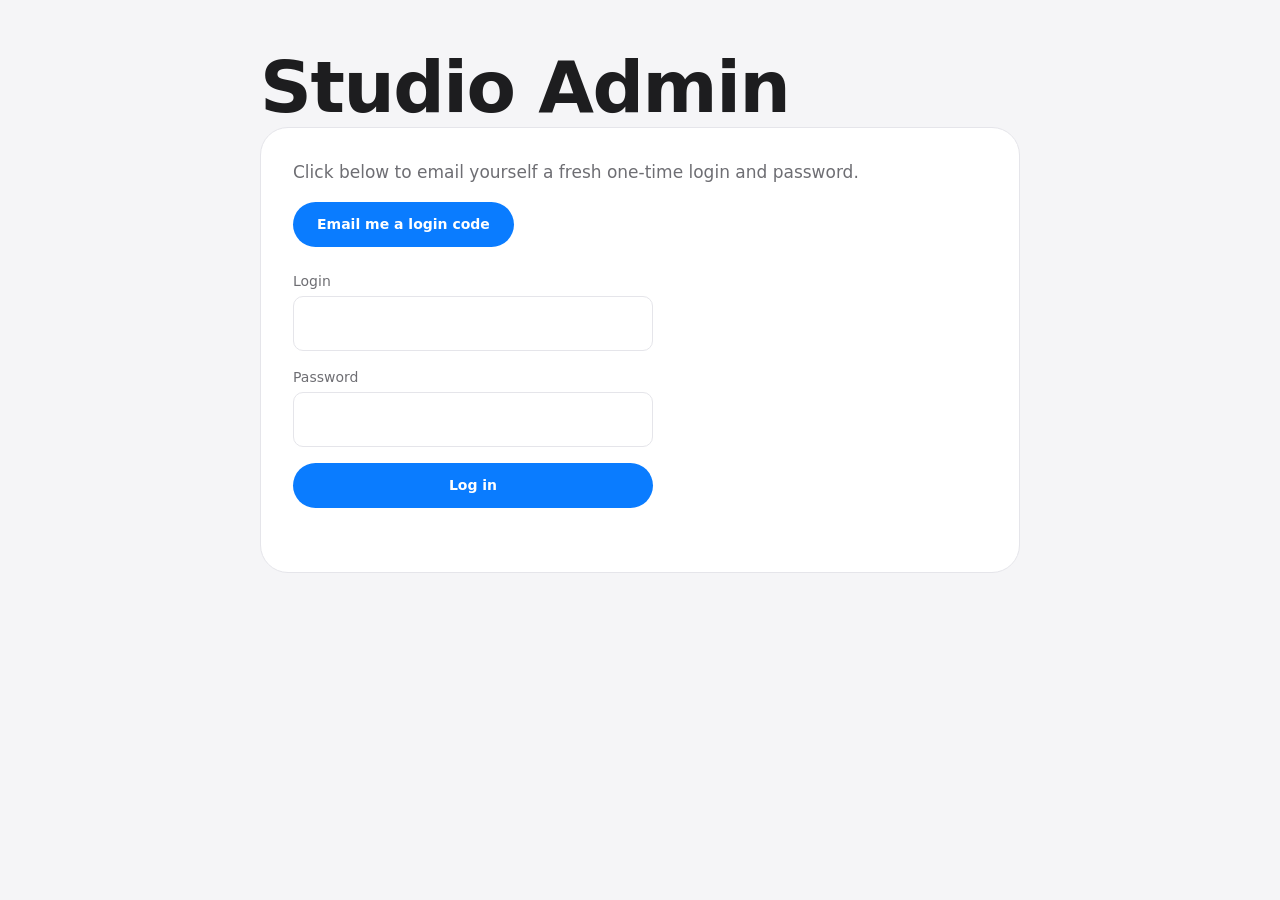
<file: admin.html>
<!DOCTYPE html>
<html lang="en">
<head>
<meta charset="UTF-8" />
<meta name="viewport" content="width=device-width, initial-scale=1.0" />
<meta name="robots" content="noindex, nofollow" />
<title>Studio Admin — Eric Kramar Studio</title>
<link rel="icon" type="image/x-icon" href="images/favicon/favicon.ico" />
<link rel="stylesheet" href="css/variables.css?v=15" />
<link rel="stylesheet" href="css/base.css?v=15" />
<link rel="stylesheet" href="css/components.css?v=15" />
<link rel="stylesheet" href="css/admin.css?v=15" />
</head>
<body class="admin-body">

<div class="admin-shell">
  <h1>Studio Admin</h1>

  <!-- ---- Logged out: request + enter the one-time login ---- -->
  <section id="admin-login" class="admin-card">
    <p class="admin-hint">Click below to email yourself a fresh one-time login and password.</p>
    <button id="admin-request-code" class="btn btn-primary" type="button">Email me a login code</button>
    <p id="admin-request-status" class="admin-status"></p>

    <form id="admin-login-form" class="admin-form">
      <label>Login<input type="text" id="admin-username" autocomplete="off" required /></label>
      <label>Password<input type="text" id="admin-password" autocomplete="off" required /></label>
      <button class="btn btn-primary" type="submit">Log in</button>
      <p id="admin-login-status" class="admin-status"></p>
    </form>
  </section>

  <!-- ---- Logged in: the actual admin panel ---- -->
  <section id="admin-panel" class="admin-card" hidden>
    <div class="admin-panel-header">
      <span>Logged in</span>
      <button id="admin-logout" class="btn btn-ghost" type="button">Log out</button>
    </div>

    <h2>Pricing</h2>
    <div id="pricing-editor" class="admin-pricing-grid"></div>
    <button id="save-pricing" class="btn btn-primary" type="button">Save pricing</button>
    <p id="pricing-status" class="admin-status"></p>

    <h2>Existing work tiles (01–05)</h2>
    <div id="projects-editor"></div>

    <h2>Add a new portfolio tile</h2>
    <form id="add-project-form" class="admin-form">
      <label>Category<input type="text" id="new-category" required /></label>
      <label>Title<input type="text" id="new-title" required /></label>
      <label>Goal / description<textarea id="new-goal" required></textarea></label>
      <label>Tags (comma separated)<input type="text" id="new-tags" /></label>
      <label>Budget label<input type="text" id="new-budget" placeholder="Starting from $500" /></label>
      <button class="btn btn-primary" type="submit">Add tile</button>
    </form>

    <h2>Other portfolio tiles</h2>
    <div id="extra-projects-editor"></div>
  </section>
</div>

<script src="js/admin.js?v=15"></script>
</body>
</html>
</file>
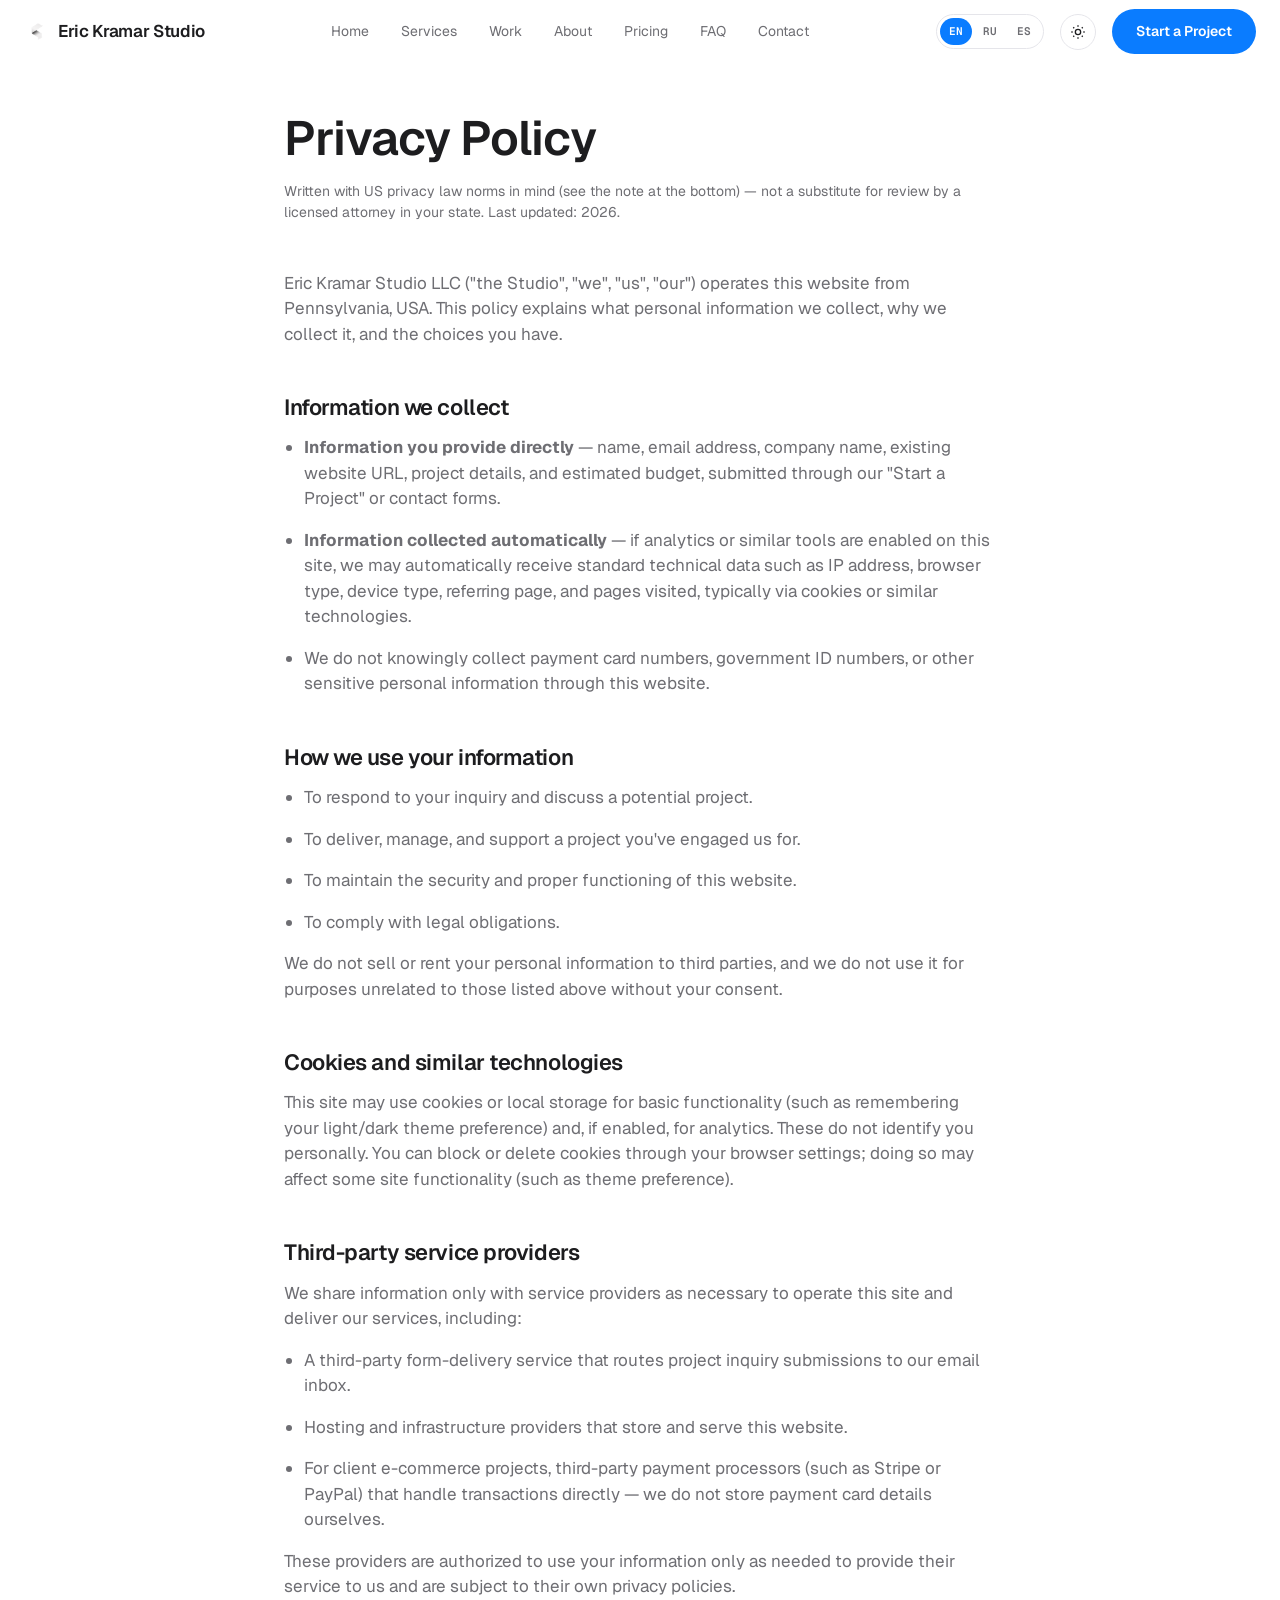
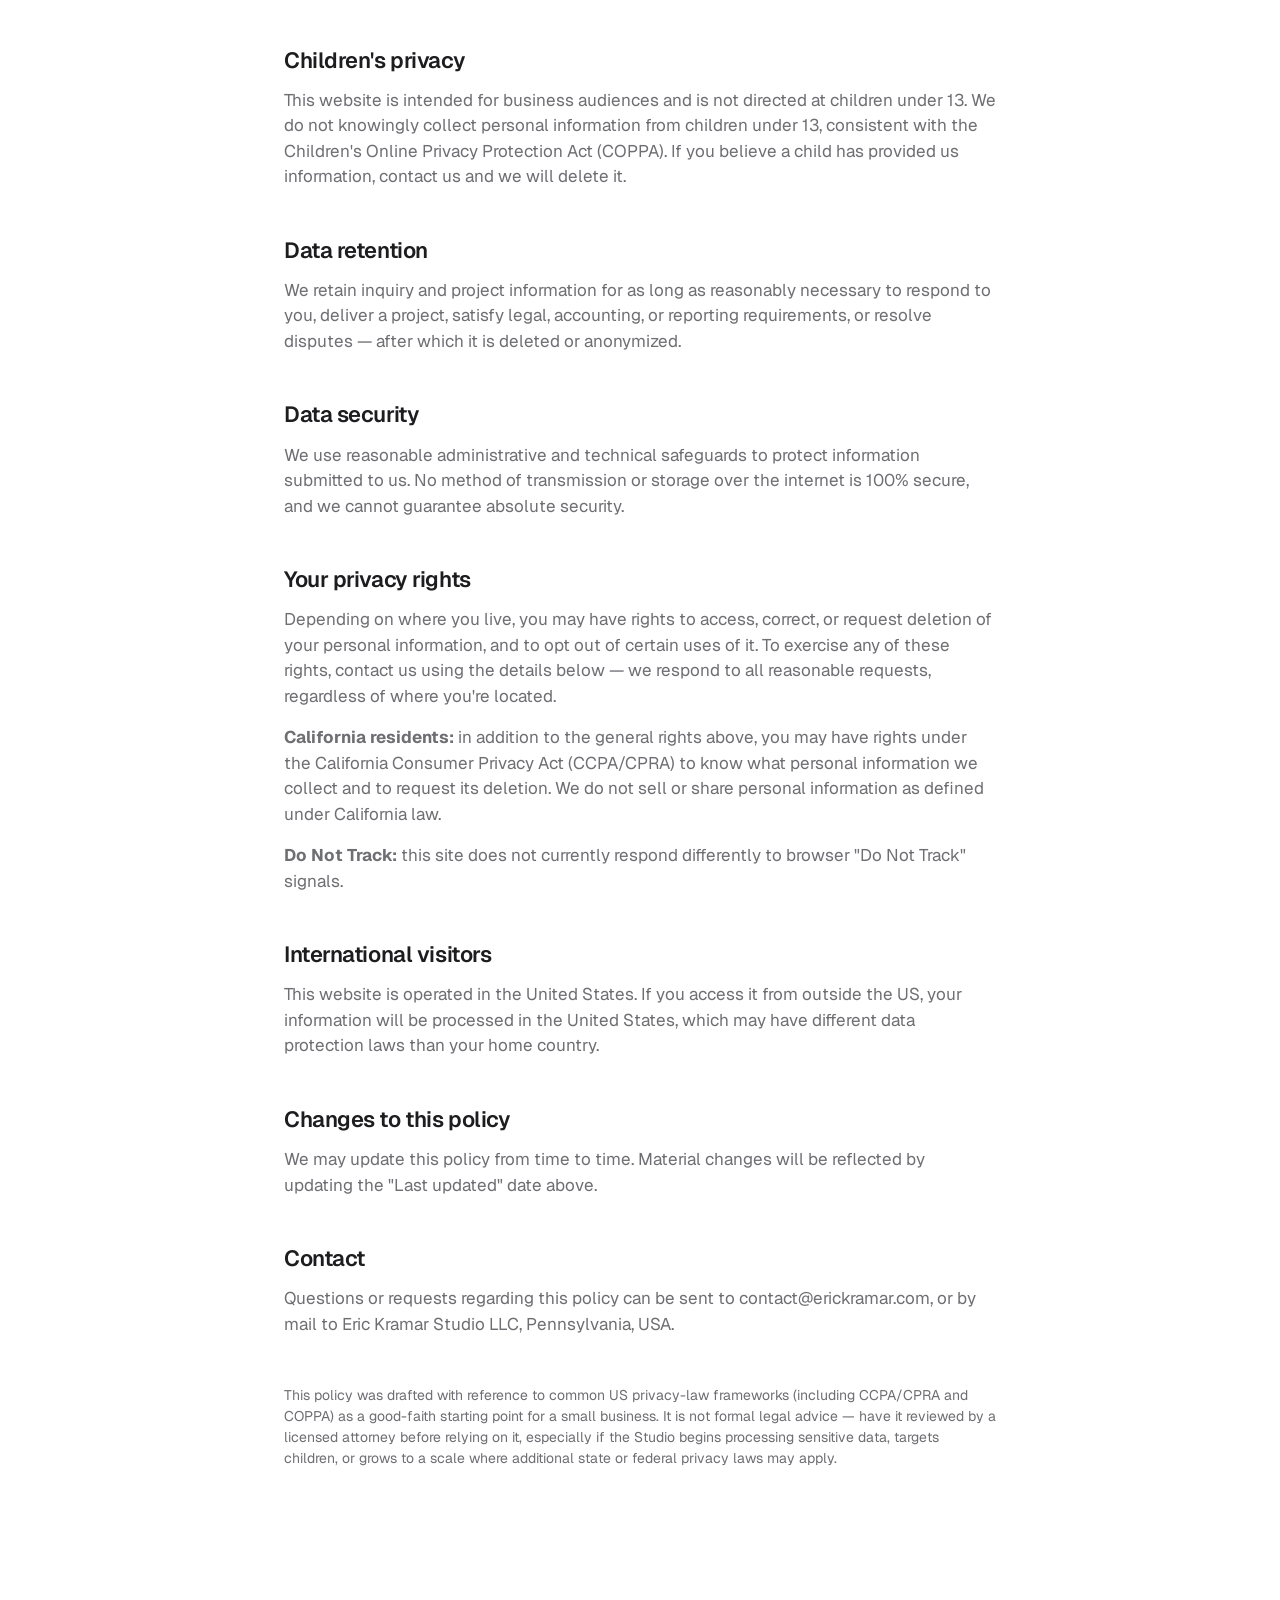
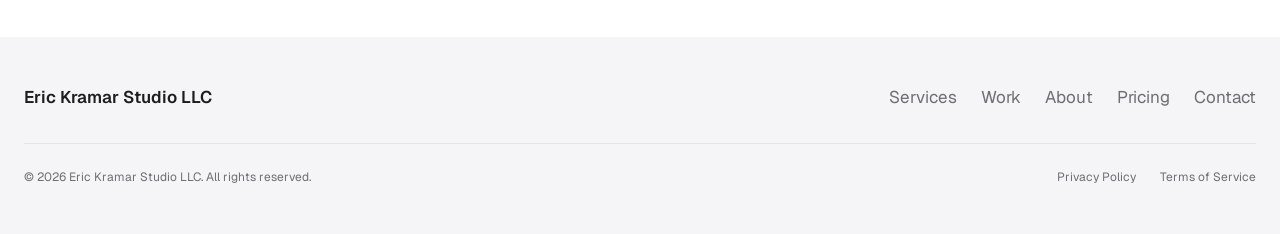
<file: privacy.html>
<!DOCTYPE html>
<html lang="en">
<head>
<meta charset="UTF-8" />
<meta name="viewport" content="width=device-width, initial-scale=1.0" />
<title>Privacy Policy — Eric Kramar Studio</title>
<link rel="icon" type="image/x-icon" href="images/favicon/favicon.ico" />
<link rel="apple-touch-icon" sizes="180x180" href="images/favicon/apple-touch-icon.png" />
<link href="https://fonts.googleapis.com/css2?family=Geist:wght@300;400;600&family=Geist+Mono:wght@400;600&display=swap" rel="stylesheet" />
<link rel="stylesheet" href="css/variables.css?v=15" />
<link rel="stylesheet" href="css/base.css?v=15" />
<link rel="stylesheet" href="css/components.css?v=15" />
<link rel="stylesheet" href="css/sections.css?v=15" />
</head>
<body>
<header class="nav" data-nav>
  <div class="container nav__inner">
    <a class="nav__brand" href="index.html">
      <img src="images/Logo.png" alt="Eric Kramar Studio" />
      <span class="nav__brand-text">Eric Kramar Studio</span>
    </a>
    <nav class="nav__links" aria-label="Primary">
      <a href="index.html#home" data-i18n="nav.home">Home</a>
      <a href="index.html#services" data-i18n="nav.services">Services</a>
      <a href="index.html#work" data-i18n="nav.work">Work</a>
      <a href="index.html#about" data-i18n="nav.about">About</a>
      <a href="index.html#pricing" data-i18n="nav.pricing">Pricing</a>
      <a href="index.html#faq" data-i18n="nav.faq">FAQ</a>
      <a href="index.html#contact" data-i18n="nav.contact">Contact</a>
    </nav>
    <div class="nav__actions">
      <div class="lang-switch" data-lang-switch>
        <button type="button" data-lang="en">EN</button>
        <button type="button" data-lang="ru">RU</button>
        <button type="button" data-lang="es">ES</button>
      </div>
      <button class="theme-toggle" data-theme-toggle type="button" aria-label="Toggle dark mode" data-i18n-aria-label="a11y.toggle_theme">
        <svg class="icon-sun" viewBox="0 0 24 24" fill="none" stroke="currentColor" stroke-width="2"><circle cx="12" cy="12" r="4"/><path d="M12 2v2M12 20v2M4.9 4.9l1.4 1.4M17.7 17.7l1.4 1.4M2 12h2M20 12h2M4.9 19.1l1.4-1.4M17.7 6.3l1.4-1.4"/></svg>
        <svg class="icon-moon" viewBox="0 0 24 24" fill="none" stroke="currentColor" stroke-width="2"><path d="M21 12.8A9 9 0 1 1 11.2 3a7 7 0 0 0 9.8 9.8Z"/></svg>
      </button>
      <a class="btn btn-primary nav__cta" href="start-a-project.html" data-i18n="nav.cta">Start a Project</a>
      <button class="nav__burger" data-nav-burger type="button" aria-label="Toggle menu" data-i18n-aria-label="a11y.toggle_menu"><span></span><span></span><span></span></button>
    </div>
  </div>
</header>

<main id="main">
  <article class="container legal-page">
    <h1 data-i18n="privacy.title">Privacy Policy</h1>
    <p class="updated">
      <span data-i18n="legal.draft_notice_privacy">Written with US privacy law norms in mind (see the note at the bottom) — not a substitute for review by a licensed attorney in your state. Last updated:</span> <span id="year">2026</span>.
    </p>

    <p data-i18n="privacy.intro">Eric Kramar Studio LLC ("the Studio", "we", "us", "our") operates this website from Pennsylvania, USA. This policy explains what personal information we collect, why we collect it, and the choices you have.</p>

    <h2 data-i18n="privacy.h1">Information we collect</h2>
    <ul>
      <li data-i18n-html="privacy.h1_li1"><strong>Information you provide directly</strong> — name, email address, company name, existing website URL, project details, and estimated budget, submitted through our "Start a Project" or contact forms.</li>
      <li data-i18n-html="privacy.h1_li2"><strong>Information collected automatically</strong> — if analytics or similar tools are enabled on this site, we may automatically receive standard technical data such as IP address, browser type, device type, referring page, and pages visited, typically via cookies or similar technologies.</li>
      <li data-i18n="privacy.h1_li3">We do not knowingly collect payment card numbers, government ID numbers, or other sensitive personal information through this website.</li>
    </ul>

    <h2 data-i18n="privacy.h2">How we use your information</h2>
    <ul>
      <li data-i18n="privacy.h2_li1">To respond to your inquiry and discuss a potential project.</li>
      <li data-i18n="privacy.h2_li2">To deliver, manage, and support a project you've engaged us for.</li>
      <li data-i18n="privacy.h2_li3">To maintain the security and proper functioning of this website.</li>
      <li data-i18n="privacy.h2_li4">To comply with legal obligations.</li>
    </ul>
    <p data-i18n="privacy.h2_p">We do not sell or rent your personal information to third parties, and we do not use it for purposes unrelated to those listed above without your consent.</p>

    <h2 data-i18n="privacy.h3">Cookies and similar technologies</h2>
    <p data-i18n="privacy.h3_p">This site may use cookies or local storage for basic functionality (such as remembering your light/dark theme preference) and, if enabled, for analytics. These do not identify you personally. You can block or delete cookies through your browser settings; doing so may affect some site functionality (such as theme preference).</p>

    <h2 data-i18n="privacy.h4">Third-party service providers</h2>
    <p data-i18n="privacy.h4_intro">We share information only with service providers as necessary to operate this site and deliver our services, including:</p>
    <ul>
      <li data-i18n="privacy.h4_li1">A third-party form-delivery service that routes project inquiry submissions to our email inbox.</li>
      <li data-i18n="privacy.h4_li2">Hosting and infrastructure providers that store and serve this website.</li>
      <li data-i18n="privacy.h4_li3">For client e-commerce projects, third-party payment processors (such as Stripe or PayPal) that handle transactions directly — we do not store payment card details ourselves.</li>
    </ul>
    <p data-i18n="privacy.h4_p">These providers are authorized to use your information only as needed to provide their service to us and are subject to their own privacy policies.</p>

    <h2 data-i18n="privacy.h5">Children's privacy</h2>
    <p data-i18n="privacy.h5_p">This website is intended for business audiences and is not directed at children under 13. We do not knowingly collect personal information from children under 13, consistent with the Children's Online Privacy Protection Act (COPPA). If you believe a child has provided us information, contact us and we will delete it.</p>

    <h2 data-i18n="privacy.h6">Data retention</h2>
    <p data-i18n="privacy.h6_p">We retain inquiry and project information for as long as reasonably necessary to respond to you, deliver a project, satisfy legal, accounting, or reporting requirements, or resolve disputes — after which it is deleted or anonymized.</p>

    <h2 data-i18n="privacy.h7">Data security</h2>
    <p data-i18n="privacy.h7_p">We use reasonable administrative and technical safeguards to protect information submitted to us. No method of transmission or storage over the internet is 100% secure, and we cannot guarantee absolute security.</p>

    <h2 data-i18n="privacy.h8">Your privacy rights</h2>
    <p data-i18n="privacy.h8_p1">Depending on where you live, you may have rights to access, correct, or request deletion of your personal information, and to opt out of certain uses of it. To exercise any of these rights, contact us using the details below — we respond to all reasonable requests, regardless of where you're located.</p>
    <p data-i18n-html="privacy.h8_p2"><strong>California residents:</strong> in addition to the general rights above, you may have rights under the California Consumer Privacy Act (CCPA/CPRA) to know what personal information we collect and to request its deletion. We do not sell or share personal information as defined under California law.</p>
    <p data-i18n-html="privacy.h8_p3"><strong>Do Not Track:</strong> this site does not currently respond differently to browser "Do Not Track" signals.</p>

    <h2 data-i18n="privacy.h9">International visitors</h2>
    <p data-i18n="privacy.h9_p">This website is operated in the United States. If you access it from outside the US, your information will be processed in the United States, which may have different data protection laws than your home country.</p>

    <h2 data-i18n="privacy.h10">Changes to this policy</h2>
    <p data-i18n="privacy.h10_p">We may update this policy from time to time. Material changes will be reflected by updating the "Last updated" date above.</p>

    <h2 data-i18n="privacy.h11">Contact</h2>
    <p><span data-i18n="privacy.h11_p">Questions or requests regarding this policy can be sent to</span> <a href="mailto:contact@erickramar.com">contact@erickramar.com</a><span data-i18n="privacy.h11_p_end">, or by mail to Eric Kramar Studio LLC, Pennsylvania, USA.</span></p>

    <p class="updated" style="margin-top: var(--space-5)" data-i18n="privacy.footnote">This policy was drafted with reference to common US privacy-law frameworks (including CCPA/CPRA and COPPA) as a good-faith starting point for a small business. It is not formal legal advice — have it reviewed by a licensed attorney before relying on it, especially if the Studio begins processing sensitive data, targets children, or grows to a scale where additional state or federal privacy laws may apply.</p>
  </article>
</main>

<footer class="footer">
  <div class="container">
    <div class="footer__top">
      <span class="footer__brand">Eric Kramar Studio LLC</span>
      <nav class="footer__nav" aria-label="Footer">
        <a href="index.html#services" data-i18n="nav.services">Services</a>
        <a href="index.html#work" data-i18n="nav.work">Work</a>
        <a href="index.html#about" data-i18n="nav.about">About</a>
        <a href="index.html#pricing" data-i18n="nav.pricing">Pricing</a>
        <a href="index.html#contact" data-i18n="nav.contact">Contact</a>
      </nav>
    </div>
    <div class="footer__bottom">
      <span>&copy; <span id="year2">2026</span> Eric Kramar Studio LLC. <span data-i18n="footer.rights">All rights reserved.</span></span>
      <div class="footer__legal">
        <a href="privacy.html" data-i18n="footer.privacy">Privacy Policy</a>
        <a href="terms.html" data-i18n="footer.terms">Terms of Service</a>
      </div>
    </div>
  </div>
</footer>

<script>
  document.getElementById("year").textContent = new Date().getFullYear();
  document.getElementById("year2").textContent = new Date().getFullYear();
</script>
<script src="js/i18n-data.js?v=15"></script>
<script src="js/i18n.js?v=15"></script>
<script src="js/theme.js?v=15"></script>
<script src="js/nav.js?v=15"></script>
</body>
</html>
</file>
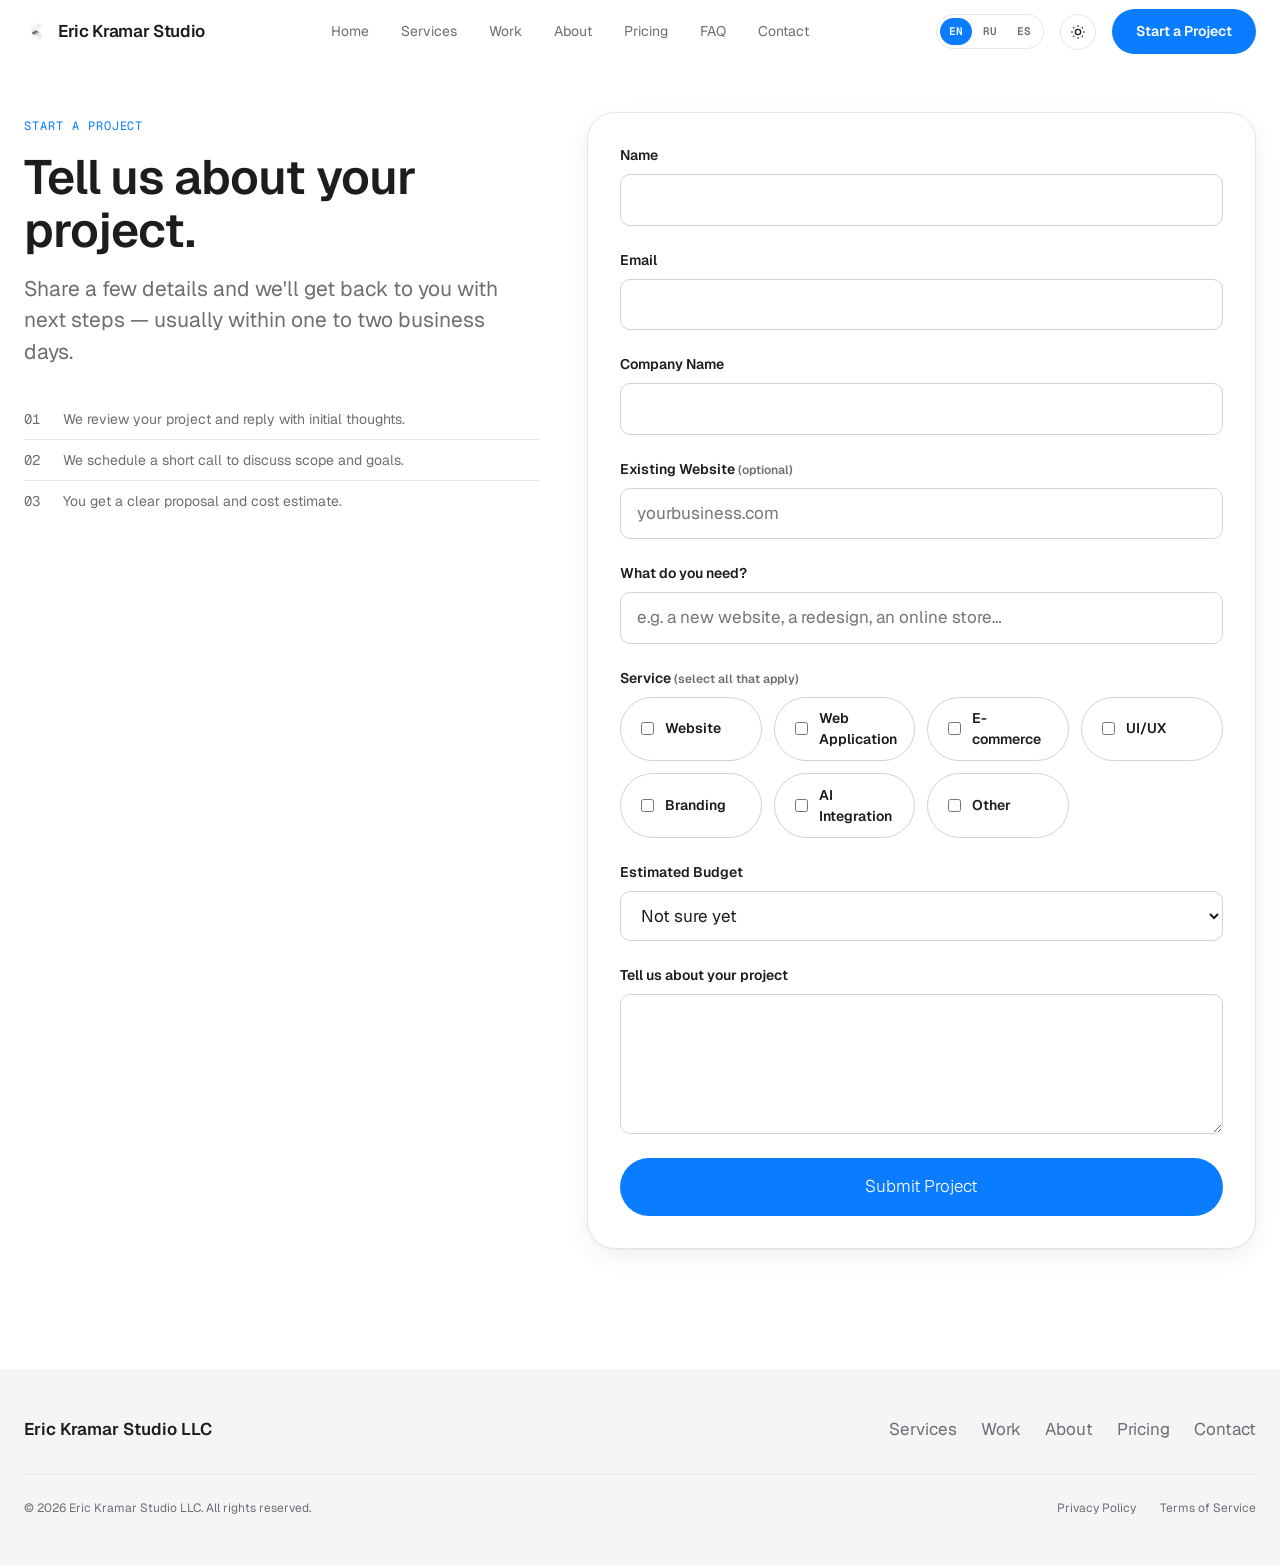
<file: start-a-project.html>
<!DOCTYPE html>
<html lang="en">
<head>
<meta charset="UTF-8" />
<meta name="viewport" content="width=device-width, initial-scale=1.0" />
<title>Start a Project — Eric Kramar Studio</title>
<meta name="description" content="Tell us about your project — Eric Kramar Studio LLC will get back to you shortly." />

<link rel="icon" type="image/x-icon" href="images/favicon/favicon.ico" />
<link rel="apple-touch-icon" sizes="180x180" href="images/favicon/apple-touch-icon.png" />
<link rel="manifest" href="site.webmanifest" />

<link rel="preconnect" href="https://fonts.googleapis.com" />
<link rel="preconnect" href="https://fonts.gstatic.com" crossorigin />
<link href="https://fonts.googleapis.com/css2?family=Geist:wght@300;400;600&family=Geist+Mono:wght@400;600&display=swap" rel="stylesheet" />

<link rel="stylesheet" href="css/variables.css?v=15" />
<link rel="stylesheet" href="css/base.css?v=15" />
<link rel="stylesheet" href="css/components.css?v=15" />
<link rel="stylesheet" href="css/sections.css?v=15" />
<link rel="stylesheet" href="css/animations.css?v=15" />
</head>
<body>
<a class="skip-link" href="#main" data-i18n="a11y.skip_link">Skip to content</a>

<header class="nav" data-nav>
  <div class="container nav__inner">
    <a class="nav__brand" href="index.html">
      <img src="images/Logo.png" alt="Eric Kramar Studio" />
      <span class="nav__brand-text">Eric Kramar Studio</span>
    </a>

    <nav class="nav__links" aria-label="Primary">
      <a href="index.html#home" data-i18n="nav.home">Home</a>
      <a href="index.html#services" data-i18n="nav.services">Services</a>
      <a href="index.html#work" data-i18n="nav.work">Work</a>
      <a href="index.html#about" data-i18n="nav.about">About</a>
      <a href="index.html#pricing" data-i18n="nav.pricing">Pricing</a>
      <a href="index.html#faq" data-i18n="nav.faq">FAQ</a>
      <a href="index.html#contact" data-i18n="nav.contact">Contact</a>
    </nav>

    <div class="nav__actions">
      <div class="lang-switch" data-lang-switch>
        <button type="button" data-lang="en">EN</button>
        <button type="button" data-lang="ru">RU</button>
        <button type="button" data-lang="es">ES</button>
      </div>
      <button class="theme-toggle" data-theme-toggle type="button" aria-label="Toggle dark mode" data-i18n-aria-label="a11y.toggle_theme">
        <svg class="icon-sun" viewBox="0 0 24 24" fill="none" stroke="currentColor" stroke-width="2"><circle cx="12" cy="12" r="4"/><path d="M12 2v2M12 20v2M4.9 4.9l1.4 1.4M17.7 17.7l1.4 1.4M2 12h2M20 12h2M4.9 19.1l1.4-1.4M17.7 6.3l1.4-1.4"/></svg>
        <svg class="icon-moon" viewBox="0 0 24 24" fill="none" stroke="currentColor" stroke-width="2"><path d="M21 12.8A9 9 0 1 1 11.2 3a7 7 0 0 0 9.8 9.8Z"/></svg>
      </button>
      <a class="btn btn-primary nav__cta" href="start-a-project.html" data-i18n="nav.cta">Start a Project</a>
      <button class="nav__burger" data-nav-burger type="button" aria-label="Toggle menu" data-i18n-aria-label="a11y.toggle_menu">
        <span></span><span></span><span></span>
      </button>
    </div>
  </div>
</header>

<main id="main">
  <section class="container project-form-page">
    <div class="project-form-layout">
      <aside class="project-form-aside" data-reveal>
        <span class="eyebrow" data-i18n="start.eyebrow">Start a project</span>
        <h1 data-i18n="start.title">Tell us about your project.</h1>
        <p class="lead" data-i18n="start.intro">Share a few details and we'll get back to you with next steps — usually within one to two business days.</p>
        <ul>
          <li><span class="mono">01</span>&nbsp; <span data-i18n="start.step1">We review your project and reply with initial thoughts.</span></li>
          <li><span class="mono">02</span>&nbsp; <span data-i18n="start.step2">We schedule a short call to discuss scope and goals.</span></li>
          <li><span class="mono">03</span>&nbsp; <span data-i18n="start.step3">You get a clear proposal and cost estimate.</span></li>
        </ul>
      </aside>

      <form class="card" data-project-form novalidate action="https://formsubmit.co/contact@erickramar.com" method="POST">
        <input type="hidden" name="_subject" value="New project inquiry — Eric Kramar Studio" />
        <input type="text" name="_honey" style="display:none" tabindex="-1" autocomplete="off" />

        <div class="field">
          <label for="field-name" data-i18n="start.field_name">Name</label>
          <input type="text" id="field-name" name="Name" required />
          <span class="field-error"></span>
        </div>

        <div class="field">
          <label for="field-email" data-i18n="start.field_email">Email</label>
          <input type="email" id="field-email" name="Email" required />
          <span class="field-error"></span>
        </div>

        <div class="field">
          <label for="field-company" data-i18n="start.field_company">Company Name</label>
          <input type="text" id="field-company" name="Company Name" />
        </div>

        <div class="field">
          <label for="field-website"><span data-i18n="start.field_website">Existing Website</span> <span class="hint" data-i18n="start.field_website_optional">(optional)</span></label>
          <input type="text" id="field-website" name="Existing Website" placeholder="yourbusiness.com" data-i18n-placeholder="start.field_website_placeholder" />
        </div>

        <div class="field">
          <label for="field-need" data-i18n="start.field_need">What do you need?</label>
          <input type="text" id="field-need" name="What do you need" placeholder="e.g. a new website, a redesign, an online store…" data-i18n-placeholder="start.field_need_placeholder" required />
          <span class="field-error"></span>
        </div>

        <div class="field">
          <label><span data-i18n="start.field_service">Service</span> <span class="hint" data-i18n="start.field_service_hint">(select all that apply)</span></label>
          <div class="checkbox-grid">
            <label class="option-pill"><input type="checkbox" name="Service" value="Website" /> <span data-i18n="start.service_website">Website</span></label>
            <label class="option-pill"><input type="checkbox" name="Service" value="Web Application" /> <span data-i18n="start.service_webapp">Web Application</span></label>
            <label class="option-pill"><input type="checkbox" name="Service" value="E-commerce" /> <span data-i18n="start.service_ecommerce">E-commerce</span></label>
            <label class="option-pill"><input type="checkbox" name="Service" value="UI/UX" /> <span data-i18n="start.service_uiux">UI/UX</span></label>
            <label class="option-pill"><input type="checkbox" name="Service" value="Branding" /> <span data-i18n="start.service_branding">Branding</span></label>
            <label class="option-pill"><input type="checkbox" name="Service" value="AI Integration" /> <span data-i18n="start.service_ai">AI Integration</span></label>
            <label class="option-pill"><input type="checkbox" name="Service" value="Other" /> <span data-i18n="start.service_other">Other</span></label>
          </div>
        </div>

        <div class="field">
          <label for="field-budget" data-i18n="start.field_budget">Estimated Budget</label>
          <select id="field-budget" name="Estimated Budget">
            <option value="Under $500" data-i18n="start.budget_under_500">Under $500</option>
            <option value="$500–$1,000" data-i18n="start.budget_500_1000">$500–$1,000</option>
            <option value="$1,000–$2,500" data-i18n="start.budget_1000_2500">$1,000–$2,500</option>
            <option value="$2,500–$5,000" data-i18n="start.budget_2500_5000">$2,500–$5,000</option>
            <option value="$5,000+" data-i18n="start.budget_5000_plus">$5,000+</option>
            <option value="Not sure yet" selected data-i18n="start.budget_not_sure">Not sure yet</option>
          </select>
        </div>

        <div class="field">
          <label for="field-message" data-i18n="start.field_message">Tell us about your project</label>
          <textarea id="field-message" name="Project Details" required></textarea>
          <span class="field-error"></span>
        </div>

        <button class="btn btn-primary btn-block btn-large" type="submit" data-i18n="start.submit">Submit Project</button>

        <div class="form-status" data-form-status role="status" aria-live="polite"></div>
      </form>
    </div>
  </section>
</main>

<footer class="footer">
  <div class="container">
    <div class="footer__top">
      <span class="footer__brand">Eric Kramar Studio LLC</span>
      <nav class="footer__nav" aria-label="Footer">
        <a href="index.html#services" data-i18n="nav.services">Services</a>
        <a href="index.html#work" data-i18n="nav.work">Work</a>
        <a href="index.html#about" data-i18n="nav.about">About</a>
        <a href="index.html#pricing" data-i18n="nav.pricing">Pricing</a>
        <a href="index.html#contact" data-i18n="nav.contact">Contact</a>
      </nav>
    </div>
    <div class="footer__bottom">
      <span>&copy; <span id="year">2026</span> Eric Kramar Studio LLC. <span data-i18n="footer.rights">All rights reserved.</span></span>
      <div class="footer__legal">
        <a href="privacy.html" data-i18n="footer.privacy">Privacy Policy</a>
        <a href="terms.html" data-i18n="footer.terms">Terms of Service</a>
      </div>
    </div>
  </div>
</footer>

<script>document.getElementById("year").textContent = new Date().getFullYear();</script>
<script src="js/i18n-data.js?v=15"></script>
<script src="js/i18n.js?v=15"></script>
<script src="js/theme.js?v=15"></script>
<script src="js/nav.js?v=15"></script>
<script src="js/animations.js?v=15"></script>
<script src="js/form.js?v=15"></script>
</body>
</html>
</file>
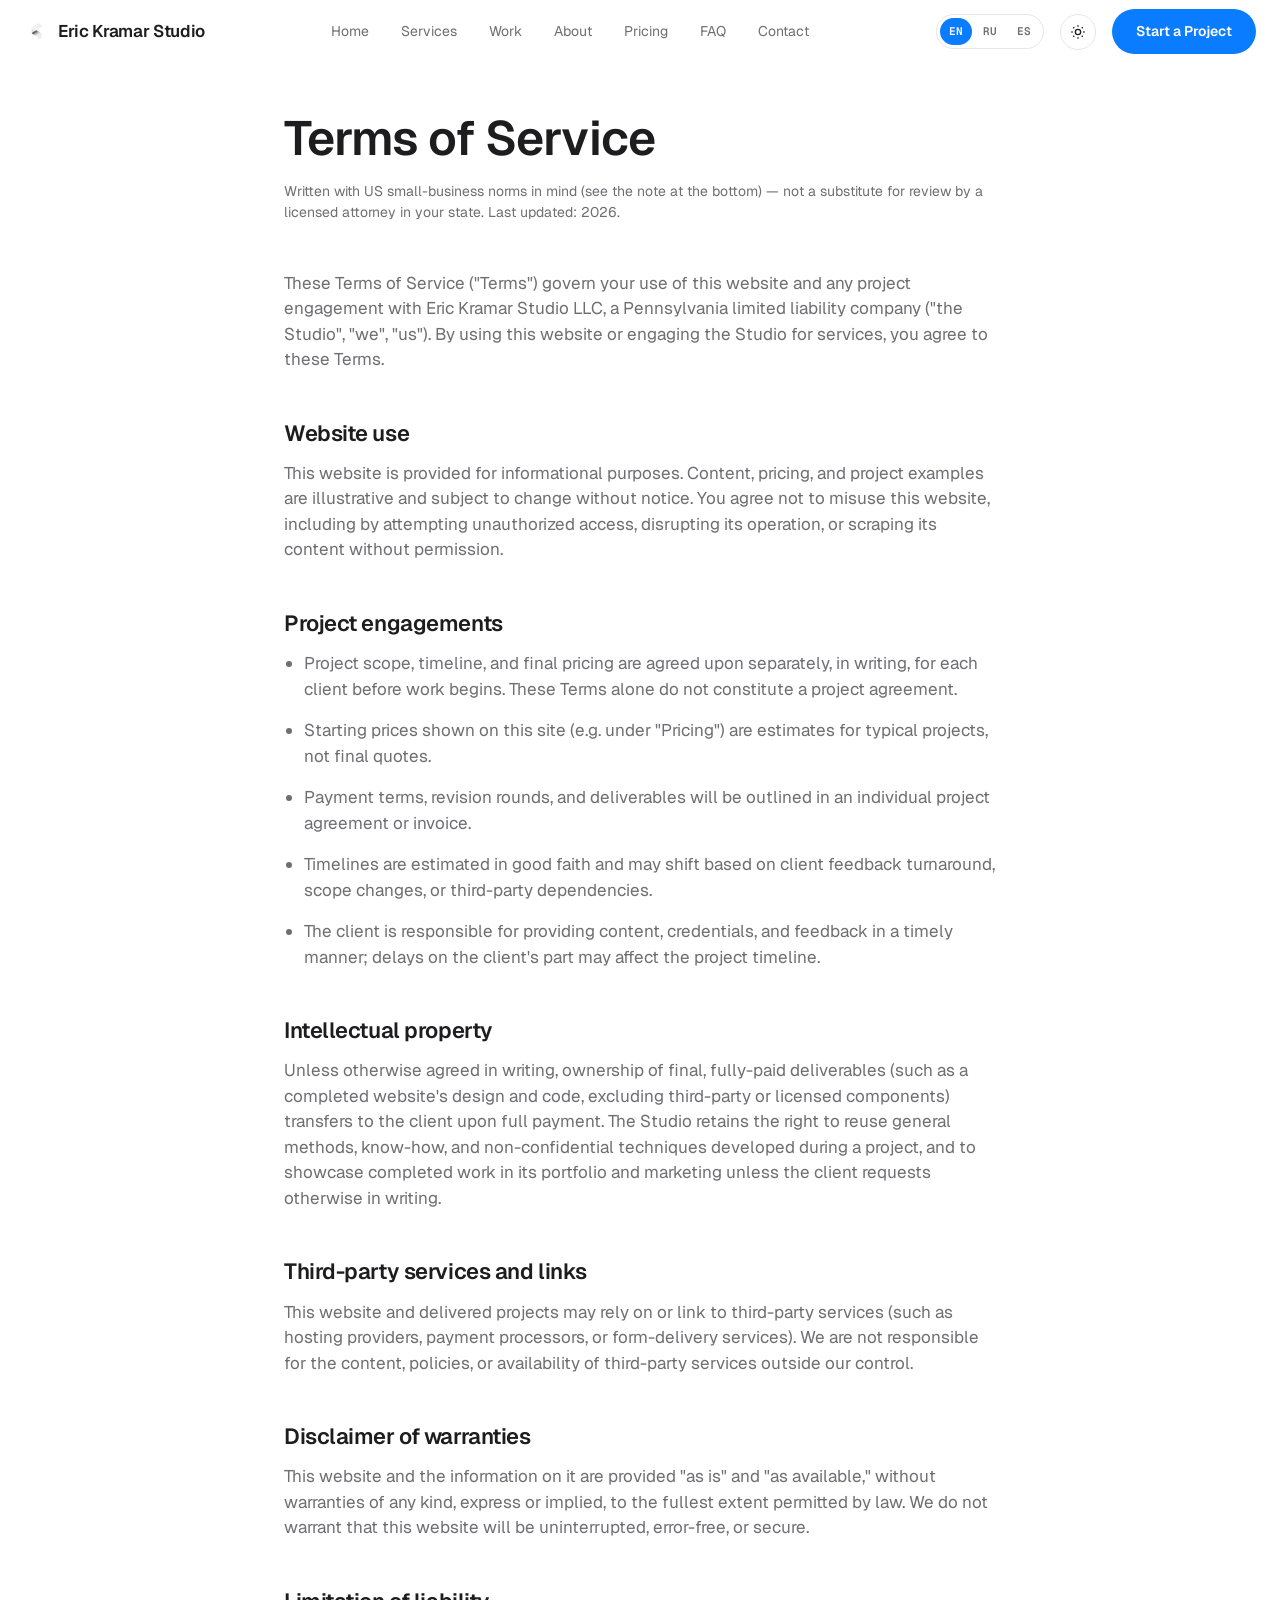
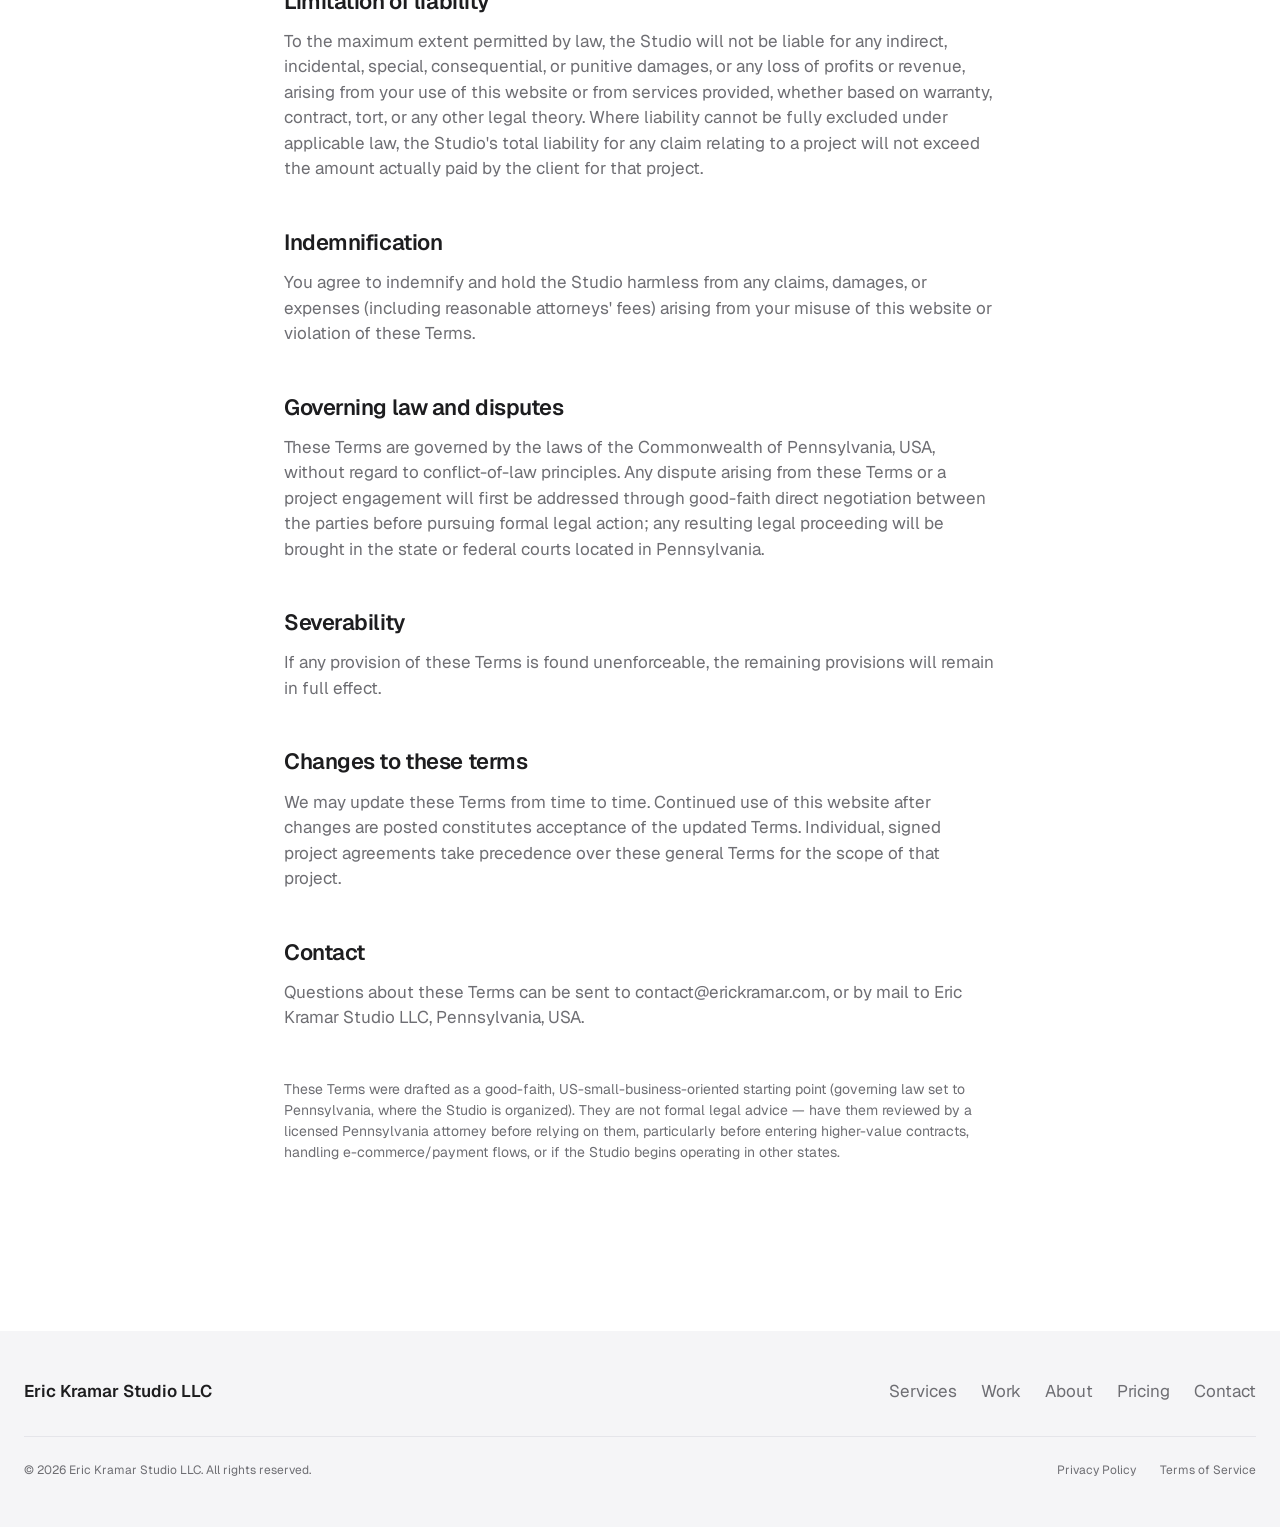
<file: terms.html>
<!DOCTYPE html>
<html lang="en">
<head>
<meta charset="UTF-8" />
<meta name="viewport" content="width=device-width, initial-scale=1.0" />
<title>Terms of Service — Eric Kramar Studio</title>
<link rel="icon" type="image/x-icon" href="images/favicon/favicon.ico" />
<link rel="apple-touch-icon" sizes="180x180" href="images/favicon/apple-touch-icon.png" />
<link href="https://fonts.googleapis.com/css2?family=Geist:wght@300;400;600&family=Geist+Mono:wght@400;600&display=swap" rel="stylesheet" />
<link rel="stylesheet" href="css/variables.css?v=15" />
<link rel="stylesheet" href="css/base.css?v=15" />
<link rel="stylesheet" href="css/components.css?v=15" />
<link rel="stylesheet" href="css/sections.css?v=15" />
</head>
<body>
<header class="nav" data-nav>
  <div class="container nav__inner">
    <a class="nav__brand" href="index.html">
      <img src="images/Logo.png" alt="Eric Kramar Studio" />
      <span class="nav__brand-text">Eric Kramar Studio</span>
    </a>
    <nav class="nav__links" aria-label="Primary">
      <a href="index.html#home" data-i18n="nav.home">Home</a>
      <a href="index.html#services" data-i18n="nav.services">Services</a>
      <a href="index.html#work" data-i18n="nav.work">Work</a>
      <a href="index.html#about" data-i18n="nav.about">About</a>
      <a href="index.html#pricing" data-i18n="nav.pricing">Pricing</a>
      <a href="index.html#faq" data-i18n="nav.faq">FAQ</a>
      <a href="index.html#contact" data-i18n="nav.contact">Contact</a>
    </nav>
    <div class="nav__actions">
      <div class="lang-switch" data-lang-switch>
        <button type="button" data-lang="en">EN</button>
        <button type="button" data-lang="ru">RU</button>
        <button type="button" data-lang="es">ES</button>
      </div>
      <button class="theme-toggle" data-theme-toggle type="button" aria-label="Toggle dark mode" data-i18n-aria-label="a11y.toggle_theme">
        <svg class="icon-sun" viewBox="0 0 24 24" fill="none" stroke="currentColor" stroke-width="2"><circle cx="12" cy="12" r="4"/><path d="M12 2v2M12 20v2M4.9 4.9l1.4 1.4M17.7 17.7l1.4 1.4M2 12h2M20 12h2M4.9 19.1l1.4-1.4M17.7 6.3l1.4-1.4"/></svg>
        <svg class="icon-moon" viewBox="0 0 24 24" fill="none" stroke="currentColor" stroke-width="2"><path d="M21 12.8A9 9 0 1 1 11.2 3a7 7 0 0 0 9.8 9.8Z"/></svg>
      </button>
      <a class="btn btn-primary nav__cta" href="start-a-project.html" data-i18n="nav.cta">Start a Project</a>
      <button class="nav__burger" data-nav-burger type="button" aria-label="Toggle menu" data-i18n-aria-label="a11y.toggle_menu"><span></span><span></span><span></span></button>
    </div>
  </div>
</header>

<main id="main">
  <article class="container legal-page">
    <h1 data-i18n="terms.title">Terms of Service</h1>
    <p class="updated">
      <span data-i18n="legal.draft_notice_terms">Written with US small-business norms in mind (see the note at the bottom) — not a substitute for review by a licensed attorney in your state. Last updated:</span> <span id="year">2026</span>.
    </p>

    <p data-i18n="terms.intro">These Terms of Service ("Terms") govern your use of this website and any project engagement with Eric Kramar Studio LLC, a Pennsylvania limited liability company ("the Studio", "we", "us"). By using this website or engaging the Studio for services, you agree to these Terms.</p>

    <h2 data-i18n="terms.h1">Website use</h2>
    <p data-i18n="terms.h1_p">This website is provided for informational purposes. Content, pricing, and project examples are illustrative and subject to change without notice. You agree not to misuse this website, including by attempting unauthorized access, disrupting its operation, or scraping its content without permission.</p>

    <h2 data-i18n="terms.h2">Project engagements</h2>
    <ul>
      <li data-i18n="terms.h2_li1">Project scope, timeline, and final pricing are agreed upon separately, in writing, for each client before work begins. These Terms alone do not constitute a project agreement.</li>
      <li data-i18n="terms.h2_li2">Starting prices shown on this site (e.g. under "Pricing") are estimates for typical projects, not final quotes.</li>
      <li data-i18n="terms.h2_li3">Payment terms, revision rounds, and deliverables will be outlined in an individual project agreement or invoice.</li>
      <li data-i18n="terms.h2_li4">Timelines are estimated in good faith and may shift based on client feedback turnaround, scope changes, or third-party dependencies.</li>
      <li data-i18n="terms.h2_li5">The client is responsible for providing content, credentials, and feedback in a timely manner; delays on the client's part may affect the project timeline.</li>
    </ul>

    <h2 data-i18n="terms.h3">Intellectual property</h2>
    <p data-i18n="terms.h3_p">Unless otherwise agreed in writing, ownership of final, fully-paid deliverables (such as a completed website's design and code, excluding third-party or licensed components) transfers to the client upon full payment. The Studio retains the right to reuse general methods, know-how, and non-confidential techniques developed during a project, and to showcase completed work in its portfolio and marketing unless the client requests otherwise in writing.</p>

    <h2 data-i18n="terms.h4">Third-party services and links</h2>
    <p data-i18n="terms.h4_p">This website and delivered projects may rely on or link to third-party services (such as hosting providers, payment processors, or form-delivery services). We are not responsible for the content, policies, or availability of third-party services outside our control.</p>

    <h2 data-i18n="terms.h5">Disclaimer of warranties</h2>
    <p data-i18n="terms.h5_p">This website and the information on it are provided "as is" and "as available," without warranties of any kind, express or implied, to the fullest extent permitted by law. We do not warrant that this website will be uninterrupted, error-free, or secure.</p>

    <h2 data-i18n="terms.h6">Limitation of liability</h2>
    <p data-i18n="terms.h6_p">To the maximum extent permitted by law, the Studio will not be liable for any indirect, incidental, special, consequential, or punitive damages, or any loss of profits or revenue, arising from your use of this website or from services provided, whether based on warranty, contract, tort, or any other legal theory. Where liability cannot be fully excluded under applicable law, the Studio's total liability for any claim relating to a project will not exceed the amount actually paid by the client for that project.</p>

    <h2 data-i18n="terms.h7">Indemnification</h2>
    <p data-i18n="terms.h7_p">You agree to indemnify and hold the Studio harmless from any claims, damages, or expenses (including reasonable attorneys' fees) arising from your misuse of this website or violation of these Terms.</p>

    <h2 data-i18n="terms.h8">Governing law and disputes</h2>
    <p data-i18n="terms.h8_p">These Terms are governed by the laws of the Commonwealth of Pennsylvania, USA, without regard to conflict-of-law principles. Any dispute arising from these Terms or a project engagement will first be addressed through good-faith direct negotiation between the parties before pursuing formal legal action; any resulting legal proceeding will be brought in the state or federal courts located in Pennsylvania.</p>

    <h2 data-i18n="terms.h9">Severability</h2>
    <p data-i18n="terms.h9_p">If any provision of these Terms is found unenforceable, the remaining provisions will remain in full effect.</p>

    <h2 data-i18n="terms.h10">Changes to these terms</h2>
    <p data-i18n="terms.h10_p">We may update these Terms from time to time. Continued use of this website after changes are posted constitutes acceptance of the updated Terms. Individual, signed project agreements take precedence over these general Terms for the scope of that project.</p>

    <h2 data-i18n="terms.h11">Contact</h2>
    <p><span data-i18n="terms.h11_p">Questions about these Terms can be sent to</span> <a href="mailto:contact@erickramar.com">contact@erickramar.com</a><span data-i18n="terms.h11_p_end">, or by mail to Eric Kramar Studio LLC, Pennsylvania, USA.</span></p>

    <p class="updated" style="margin-top: var(--space-5)" data-i18n="terms.footnote">These Terms were drafted as a good-faith, US-small-business-oriented starting point (governing law set to Pennsylvania, where the Studio is organized). They are not formal legal advice — have them reviewed by a licensed Pennsylvania attorney before relying on them, particularly before entering higher-value contracts, handling e-commerce/payment flows, or if the Studio begins operating in other states.</p>
  </article>
</main>

<footer class="footer">
  <div class="container">
    <div class="footer__top">
      <span class="footer__brand">Eric Kramar Studio LLC</span>
      <nav class="footer__nav" aria-label="Footer">
        <a href="index.html#services" data-i18n="nav.services">Services</a>
        <a href="index.html#work" data-i18n="nav.work">Work</a>
        <a href="index.html#about" data-i18n="nav.about">About</a>
        <a href="index.html#pricing" data-i18n="nav.pricing">Pricing</a>
        <a href="index.html#contact" data-i18n="nav.contact">Contact</a>
      </nav>
    </div>
    <div class="footer__bottom">
      <span>&copy; <span id="year2">2026</span> Eric Kramar Studio LLC. <span data-i18n="footer.rights">All rights reserved.</span></span>
      <div class="footer__legal">
        <a href="privacy.html" data-i18n="footer.privacy">Privacy Policy</a>
        <a href="terms.html" data-i18n="footer.terms">Terms of Service</a>
      </div>
    </div>
  </div>
</footer>

<script>
  document.getElementById("year").textContent = new Date().getFullYear();
  document.getElementById("year2").textContent = new Date().getFullYear();
</script>
<script src="js/i18n-data.js?v=15"></script>
<script src="js/i18n.js?v=15"></script>
<script src="js/theme.js?v=15"></script>
<script src="js/nav.js?v=15"></script>
</body>
</html>
</file>
<file: css/variables.css>
/* ==========================================================================
   Design tokens — Eric Kramar Studio LLC
   Change colors, fonts and spacing here; everything else reads from these.
   ========================================================================== */

:root {
  /* ---- Light theme (default) ---- */
  --color-bg: #ffffff;
  --color-bg-alt: #f5f5f7;       /* alternating section background ("parchment") */
  --color-surface: #ffffff;       /* cards, inputs */
  --color-text: #1d1d1f;
  --color-text-muted: #6e6e73;
  --color-border: #e5e5ea;
  --color-border-strong: #d2d2d7;
  --dot-color: rgba(10, 124, 255, 0.22);

  /* ---- Single accent (same in both themes) ---- */
  --color-accent: #0a7cff;
  --color-accent-hover: #2f8fff;
  --color-accent-contrast: #ffffff;

  /* ---- Overlays / shadows ---- */
  --shadow-soft: 0 1px 2px rgba(0, 0, 0, 0.04), 0 8px 24px rgba(0, 0, 0, 0.06);
  --shadow-lifted: 0 4px 12px rgba(0, 0, 0, 0.06), 0 20px 48px rgba(0, 0, 0, 0.10);

  /* ---- Typography ---- */
  --font-display: "Geist", "Inter", system-ui, -apple-system, "Segoe UI", sans-serif;
  --font-body: "Geist", "Inter", system-ui, -apple-system, "Segoe UI", sans-serif;
  --font-mono: "Geist Mono", "SFMono-Regular", Consolas, monospace;

  --fs-hero: clamp(2.5rem, 5vw + 1rem, 4.5rem);
  --fs-h2: clamp(2rem, 2.5vw + 1rem, 3rem);
  --fs-h3: clamp(1.5rem, 1vw + 1rem, 1.75rem);
  --fs-lead: clamp(1.125rem, 0.5vw + 1rem, 1.3125rem);
  --fs-body: 1.0625rem; /* 17px */
  --fs-small: 0.875rem;
  --fs-micro: 0.75rem;

  --lh-tight: 1.1;
  --lh-normal: 1.5;
  --tracking-tight: -0.02em;

  /* ---- Spacing (8px base) ---- */
  --space-1: 0.5rem;
  --space-2: 1rem;
  --space-3: 1.5rem;
  --space-4: 2rem;
  --space-5: 3rem;
  --space-6: 4rem;
  --space-section: clamp(4rem, 10vw, 7.5rem);

  /* ---- Layout ---- */
  --container-max: 1280px;
  --radius-sm: 10px;
  --radius-md: 16px;
  --radius-lg: 28px;
  --radius-pill: 9999px;

  /* ---- Motion ---- */
  --ease-spring: cubic-bezier(0.22, 1, 0.36, 1);
  --duration-fast: 180ms;
  --duration-base: 400ms;
  --duration-slow: 700ms;

  --nav-height: 64px;
}

/* ---- Dark theme ---- */
@media (prefers-color-scheme: dark) {
  :root:not([data-theme="light"]) {
    --color-bg: #0b0b0c;
    --color-bg-alt: #18181a;
    --color-surface: #161618;
    --color-text: #f5f5f7;
    --color-text-muted: #a1a1a6;
    --color-border: rgba(255, 255, 255, 0.12);
    --color-border-strong: rgba(255, 255, 255, 0.18);
    --dot-color: rgba(10, 124, 255, 0.4);
    --shadow-soft: 0 1px 2px rgba(0, 0, 0, 0.3), 0 8px 24px rgba(0, 0, 0, 0.35);
    --shadow-lifted: 0 4px 12px rgba(0, 0, 0, 0.35), 0 20px 48px rgba(0, 0, 0, 0.45);
  }
}

:root[data-theme="dark"] {
  --color-bg: #0b0b0c;
  --color-bg-alt: #18181a;
  --color-surface: #161618;
  --color-text: #f5f5f7;
  --color-text-muted: #a1a1a6;
  --color-border: rgba(255, 255, 255, 0.12);
  --color-border-strong: rgba(255, 255, 255, 0.18);
  --dot-color: rgba(10, 124, 255, 0.4);
  --shadow-soft: 0 1px 2px rgba(0, 0, 0, 0.3), 0 8px 24px rgba(0, 0, 0, 0.35);
  --shadow-lifted: 0 4px 12px rgba(0, 0, 0, 0.35), 0 20px 48px rgba(0, 0, 0, 0.45);
}
</file>
<file: css/base.css>
/* ==========================================================================
   Base — reset, global element defaults, layout utilities
   ========================================================================== */

*, *::before, *::after {
  box-sizing: border-box;
}

html {
  scroll-behavior: smooth;
  -webkit-text-size-adjust: 100%;
}

@media (prefers-reduced-motion: reduce) {
  html {
    scroll-behavior: auto;
  }
  *, *::before, *::after {
    animation-duration: 0.01ms !important;
    animation-iteration-count: 1 !important;
    transition-duration: 0.01ms !important;
    scroll-behavior: auto !important;
  }
}

body {
  margin: 0;
  background: var(--color-bg);
  color: var(--color-text);
  font-family: var(--font-body);
  font-size: var(--fs-body);
  line-height: var(--lh-normal);
  -webkit-font-smoothing: antialiased;
  transition: background-color var(--duration-base) var(--ease-spring), color var(--duration-base) var(--ease-spring);
  overflow-x: hidden;
}

img, svg, video {
  max-width: 100%;
  display: block;
}

a {
  color: inherit;
  text-decoration: none;
}

ul, ol {
  margin: 0;
  padding: 0;
  list-style: none;
}

button {
  font: inherit;
  color: inherit;
  background: none;
  border: none;
  cursor: pointer;
}

input, textarea, select {
  font: inherit;
  color: inherit;
}

h1, h2, h3, h4, p {
  margin: 0;
}

h1, h2, h3, h4 {
  font-family: var(--font-display);
  font-weight: 600;
  letter-spacing: var(--tracking-tight);
  line-height: var(--lh-tight);
}

h1 { font-size: var(--fs-hero); }
h2 { font-size: var(--fs-h2); }
h3 { font-size: var(--fs-h3); }

.lead {
  font-size: var(--fs-lead);
  color: var(--color-text-muted);
  line-height: var(--lh-normal);
}

.mono {
  font-family: var(--font-mono);
}

/* ---- Layout utilities ---- */

.container {
  max-width: var(--container-max);
  margin-inline: auto;
  padding-inline: var(--space-3);
}

.section {
  padding-block: var(--space-section);
}

.section-alt {
  background: var(--color-bg-alt);
}

.section-dark {
  background: #0b0b0c;
  color: #f5f5f7;
}

.section-dark .lead {
  color: #a1a1a6;
}

.section-header {
  max-width: 640px;
  margin-bottom: var(--space-5);
}

.section-header.center {
  margin-inline: auto;
  text-align: center;
}

.eyebrow {
  display: inline-block;
  font-family: var(--font-mono);
  font-size: var(--fs-micro);
  letter-spacing: 0.08em;
  text-transform: uppercase;
  color: var(--color-accent);
  margin-bottom: var(--space-2);
}

.visually-hidden {
  position: absolute;
  width: 1px;
  height: 1px;
  padding: 0;
  margin: -1px;
  overflow: hidden;
  clip: rect(0, 0, 0, 0);
  white-space: nowrap;
  border: 0;
}

.skip-link {
  position: absolute;
  left: var(--space-2);
  top: -100px;
  background: var(--color-accent);
  color: #fff;
  padding: var(--space-1) var(--space-2);
  border-radius: var(--radius-sm);
  z-index: 1000;
  transition: top var(--duration-fast) ease;
}

.skip-link:focus {
  top: var(--space-2);
}

::selection {
  background: var(--color-accent);
  color: #fff;
}
</file>
<file: css/components.css>
/* ==========================================================================
   Components — nav, buttons, cards, forms, accordion, footer
   ========================================================================== */

/* ---- Navigation ---- */

.nav {
  position: fixed;
  top: 0;
  left: 0;
  right: 0;
  z-index: 100;
  height: var(--nav-height);
  display: flex;
  align-items: center;
  background: color-mix(in srgb, var(--color-bg) 80%, transparent);
  backdrop-filter: blur(20px) saturate(180%);
  -webkit-backdrop-filter: blur(20px) saturate(180%);
  border-bottom: 1px solid transparent;
  transition: border-color var(--duration-base) ease, background-color var(--duration-base) ease;
}

.nav.is-scrolled {
  border-bottom-color: var(--color-border);
}

/* The home page opens on the permanently-dark hero "cosmic" band (see
   .hero in sections.css) — while it's still in view (before the visitor
   scrolls, i.e. no .is-scrolled yet), force the nav to a dark reading
   regardless of the site's light/dark toggle, so it doesn't float as a
   pale bar over a black background. :has() scopes this to pages that
   actually contain a .hero (only index.html), so other pages are
   unaffected. Reverts to normal theme-following colors once scrolled. */
body:has(.hero) .nav:not(.is-scrolled) {
  background: rgba(11, 11, 12, 0.75);
}

body:has(.hero) .nav:not(.is-scrolled) .nav__brand {
  color: #f5f5f7;
}

body:has(.hero) .nav:not(.is-scrolled) .nav__burger span {
  background: #f5f5f7;
}

body:has(.hero) .nav:not(.is-scrolled) .nav__links a {
  color: #a1a1a6;
}

body:has(.hero) .nav:not(.is-scrolled) .nav__links a:hover,
body:has(.hero) .nav:not(.is-scrolled) .nav__links a.is-active {
  color: #fff;
}

body:has(.hero) .nav:not(.is-scrolled) .lang-switch,
body:has(.hero) .nav:not(.is-scrolled) .theme-toggle {
  border-color: rgba(255, 255, 255, 0.24);
  color: #f5f5f7;
}

body:has(.hero) .nav:not(.is-scrolled) .lang-switch button {
  color: #a1a1a6;
}

body:has(.hero) .nav:not(.is-scrolled) .lang-switch button:hover {
  color: #fff;
}

.nav__inner {
  width: 100%;
  display: flex;
  align-items: center;
  justify-content: space-between;
  gap: var(--space-3);
}

.nav__brand {
  display: flex;
  align-items: center;
  gap: var(--space-1);
  font-family: var(--font-display);
  font-weight: 600;
  font-size: 1.0625rem;
  letter-spacing: var(--tracking-tight);
  white-space: nowrap;
  flex-shrink: 0;
}

.nav__brand img {
  height: 26px;
  width: auto;
}

.nav__links {
  display: flex;
  align-items: center;
  gap: var(--space-4);
}

.nav__links a {
  font-size: var(--fs-small);
  color: var(--color-text-muted);
  transition: color var(--duration-fast) ease;
  position: relative;
}

.nav__links a:hover,
.nav__links a.is-active {
  color: var(--color-text);
}

.nav__actions {
  display: flex;
  align-items: center;
  gap: var(--space-2);
}

.nav__toggle {
  display: none;
}

.theme-toggle {
  display: flex;
  align-items: center;
  justify-content: center;
  width: 36px;
  height: 36px;
  border-radius: var(--radius-pill);
  border: 1px solid var(--color-border);
  transition: transform var(--duration-fast) ease, border-color var(--duration-fast) ease;
}

/* ---- Language switcher ---- */

.lang-switch {
  display: flex;
  align-items: center;
  gap: 2px;
  padding: 3px;
  border-radius: var(--radius-pill);
  border: 1px solid var(--color-border);
}

.lang-switch button {
  padding: 0.3rem 0.55rem;
  border-radius: var(--radius-pill);
  font-family: var(--font-mono);
  font-size: 0.6875rem;
  font-weight: 600;
  letter-spacing: 0.02em;
  color: var(--color-text-muted);
  transition: background-color var(--duration-fast) ease, color var(--duration-fast) ease;
}

.lang-switch button:hover {
  color: var(--color-text);
}

.lang-switch button.is-active {
  background: var(--color-accent);
  color: var(--color-accent-contrast);
}

.theme-toggle:hover {
  transform: scale(1.06);
}

.theme-toggle:active {
  transform: scale(0.94);
}

.theme-toggle svg {
  width: 16px;
  height: 16px;
}

.theme-toggle .icon-moon { display: none; }
:root[data-theme="dark"] .theme-toggle .icon-sun { display: none; }
:root[data-theme="dark"] .theme-toggle .icon-moon { display: block; }

.nav__burger {
  display: none;
  flex-direction: column;
  gap: 4px;
  width: 36px;
  height: 36px;
  align-items: center;
  justify-content: center;
}

.nav__burger span {
  width: 18px;
  height: 2px;
  background: var(--color-text);
  transition: transform var(--duration-fast) ease, opacity var(--duration-fast) ease;
}

/* ---- Buttons ---- */

.btn {
  display: inline-flex;
  align-items: center;
  justify-content: center;
  gap: var(--space-1);
  padding: 0.75rem 1.5rem;
  border-radius: var(--radius-pill);
  font-size: var(--fs-small);
  font-weight: 600;
  white-space: nowrap;
  transition: transform var(--duration-fast) ease, background-color var(--duration-fast) ease, border-color var(--duration-fast) ease;
  min-height: 44px;
}

.btn:active {
  transform: scale(0.96);
}

.btn-primary {
  background: var(--color-accent);
  color: var(--color-accent-contrast);
}

.btn-primary:hover {
  background: var(--color-accent-hover);
}

.btn-ghost {
  background: transparent;
  border: 1px solid var(--color-border-strong);
  color: var(--color-text);
}

.btn-ghost:hover {
  border-color: var(--color-accent);
  color: var(--color-accent);
}

.section-dark .btn-ghost {
  border-color: rgba(255, 255, 255, 0.24);
  color: #fff;
}

.btn-large {
  padding: 1rem 2rem;
  font-size: 1.0625rem;
  font-weight: 300;
}

.btn-block {
  width: 100%;
}

/* ---- Cards (used sparingly: pricing + FAQ) ---- */

.card {
  background: var(--color-surface);
  border: 1px solid var(--color-border);
  border-radius: var(--radius-lg);
  padding: var(--space-4);
  box-shadow: var(--shadow-soft);
}

/* ---- Chips / badges ---- */

.chip {
  display: inline-flex;
  align-items: center;
  padding: 0.25rem 0.75rem;
  border-radius: var(--radius-pill);
  border: 1px solid var(--color-border);
  font-family: var(--font-mono);
  font-size: var(--fs-micro);
  color: var(--color-text-muted);
}

/* ---- Forms ---- */

.field {
  display: flex;
  flex-direction: column;
  gap: 0.5rem;
  margin-bottom: var(--space-3);
}

.field label {
  font-size: var(--fs-small);
  font-weight: 600;
}

.field .hint {
  font-size: var(--fs-micro);
  color: var(--color-text-muted);
}

.field input,
.field select,
.field textarea {
  background: var(--color-surface);
  border: 1px solid var(--color-border-strong);
  border-radius: var(--radius-sm);
  padding: 0.75rem 1rem;
  font-size: var(--fs-body);
  color: var(--color-text);
  transition: border-color var(--duration-fast) ease, box-shadow var(--duration-fast) ease;
}

.field input:focus,
.field select:focus,
.field textarea:focus {
  outline: none;
  border-color: var(--color-accent);
  box-shadow: 0 0 0 3px color-mix(in srgb, var(--color-accent) 25%, transparent);
}

.field textarea {
  resize: vertical;
  min-height: 140px;
}

.field-error {
  font-size: var(--fs-micro);
  color: #ef4444;
  display: none;
}

.field.has-error input,
.field.has-error textarea,
.field.has-error select {
  border-color: #ef4444;
}

.field.has-error .field-error {
  display: block;
}

.radio-grid,
.checkbox-grid {
  display: grid;
  grid-template-columns: repeat(auto-fill, minmax(140px, 1fr));
  gap: 0.75rem;
}

.option-pill {
  display: flex;
  align-items: center;
  gap: 0.5rem;
  padding: 0.65rem 1rem;
  border: 1px solid var(--color-border-strong);
  border-radius: var(--radius-pill);
  cursor: pointer;
  font-size: var(--fs-small);
  transition: border-color var(--duration-fast) ease, background-color var(--duration-fast) ease;
}

.option-pill:has(input:checked) {
  border-color: var(--color-accent);
  background: color-mix(in srgb, var(--color-accent) 8%, transparent);
}

.option-pill input {
  accent-color: var(--color-accent);
}

.form-status {
  margin-top: var(--space-3);
  padding: var(--space-2) var(--space-3);
  border-radius: var(--radius-sm);
  font-size: var(--fs-small);
  display: none;
}

.form-status.is-visible {
  display: block;
}

.form-status.is-success {
  background: color-mix(in srgb, #22c55e 12%, transparent);
  color: #16a34a;
}

.form-status.is-error {
  background: color-mix(in srgb, #ef4444 12%, transparent);
  color: #dc2626;
}

/* ---- Accordion (FAQ) ---- */

.accordion-item {
  border-bottom: 1px solid var(--color-border);
}

.accordion-trigger {
  width: 100%;
  display: flex;
  align-items: center;
  justify-content: space-between;
  gap: var(--space-3);
  padding: var(--space-3) 0;
  text-align: left;
  font-family: var(--font-display);
  font-weight: 600;
  font-size: 1.0625rem;
}

.accordion-trigger .chevron {
  flex-shrink: 0;
  width: 20px;
  height: 20px;
  transition: transform var(--duration-base) var(--ease-spring);
}

.accordion-item.is-open .accordion-trigger .chevron {
  transform: rotate(180deg);
}

.accordion-panel {
  overflow: hidden;
  max-height: 0;
  transition: max-height var(--duration-base) var(--ease-spring);
}

.accordion-panel p {
  padding-bottom: var(--space-3);
  color: var(--color-text-muted);
  max-width: 65ch;
}

/* ---- Footer ---- */

.footer {
  background: var(--color-bg-alt);
  color: var(--color-text-muted);
  padding-block: var(--space-5);
}

.footer__top {
  display: flex;
  flex-wrap: wrap;
  justify-content: space-between;
  gap: var(--space-4);
  padding-bottom: var(--space-4);
  border-bottom: 1px solid var(--color-border);
}

.footer__brand {
  font-family: var(--font-display);
  font-weight: 600;
  color: var(--color-text);
}

.footer__nav {
  display: flex;
  flex-wrap: wrap;
  gap: var(--space-3);
}

.footer__bottom {
  display: flex;
  flex-wrap: wrap;
  justify-content: space-between;
  gap: var(--space-2);
  padding-top: var(--space-3);
  font-size: var(--fs-micro);
}

.footer__legal {
  display: flex;
  gap: var(--space-3);
}

.social-links {
  display: flex;
  gap: var(--space-2);
}

.social-links a {
  display: flex;
  align-items: center;
  justify-content: center;
  width: 36px;
  height: 36px;
  border-radius: var(--radius-pill);
  border: 1px solid var(--color-border);
  transition: border-color var(--duration-fast) ease, color var(--duration-fast) ease;
}

.social-links a:hover {
  border-color: var(--color-accent);
  color: var(--color-accent);
}

.social-links svg {
  width: 16px;
  height: 16px;
}

/* ---- Project gallery lightbox ---- */
.gallery-modal {
  position: fixed;
  inset: 0;
  z-index: 200;
  display: flex;
  align-items: center;
  justify-content: center;
  padding: var(--space-4);
}

.gallery-modal[hidden] {
  display: none;
}

.gallery-modal__backdrop {
  position: absolute;
  inset: 0;
  background: rgba(11, 11, 12, 0.85);
}

.gallery-modal__dialog {
  position: relative;
  z-index: 1;
  width: min(920px, 100%);
  max-height: 85vh;
  display: flex;
  flex-direction: column;
  align-items: center;
  gap: var(--space-2);
}

.gallery-modal__frame {
  position: relative;
  width: 100%;
  aspect-ratio: 16 / 10;
  background: #18181a;
  border-radius: var(--radius-lg);
  overflow: hidden;
  display: flex;
  align-items: center;
  justify-content: center;
}

.gallery-modal__image {
  width: 100%;
  height: 100%;
  object-fit: contain;
  background: #0b0b0c;
}

.gallery-modal__empty {
  color: #a1a1a6;
  font-size: var(--fs-body);
  padding: var(--space-4);
  text-align: center;
}

.gallery-modal__close {
  position: absolute;
  top: -44px;
  right: 0;
  background: none;
  border: none;
  color: #f5f5f7;
  font-size: 2rem;
  line-height: 1;
  cursor: pointer;
}

.gallery-modal__nav {
  position: absolute;
  top: 50%;
  transform: translateY(-50%);
  width: 44px;
  height: 44px;
  border-radius: 50%;
  border: 1px solid rgba(255, 255, 255, 0.24);
  background: rgba(11, 11, 12, 0.6);
  color: #f5f5f7;
  font-size: 1.5rem;
  cursor: pointer;
  display: flex;
  align-items: center;
  justify-content: center;
}

.gallery-modal__nav--prev {
  left: var(--space-3);
}

.gallery-modal__nav--next {
  right: var(--space-3);
}

.gallery-modal__counter {
  color: #a1a1a6;
  font-family: var(--font-mono);
  font-size: var(--fs-micro);
}

.gallery-modal__nav[hidden],
.gallery-modal__counter[hidden],
.gallery-modal__image[hidden] {
  display: none;
}
</file>
<file: css/sections.css>
/* ==========================================================================
   Sections — page-specific layout for each part of the site
   ========================================================================== */

/* ---- Hero ---- */

/* The hero is a permanent dark "brand moment" (like a title card),
   independent of the site's light/dark toggle — a light-mode galaxy
   doesn't read as premium, and the rest of the page still follows the
   visitor's theme. */
.hero {
  position: relative;
  display: flex;
  flex-direction: column;
  padding-top: var(--nav-height);
  overflow: hidden;
  background: #0b0b0c;
  color: #f5f5f7;
  --dot-color: rgba(10, 124, 255, 0.4);
}

.hero .lead {
  color: #a1a1a6;
}

.hero .btn-ghost {
  border-color: rgba(255, 255, 255, 0.24);
  color: #fff;
}

/* Full-bleed dot-grid backdrop, faded toward the edges so it reads as
   atmosphere rather than a hard grid. Base color is --dot-color (blue,
   forced above); a second white layer is masked to a spotlight that
   follows the cursor (--mx/--my, set by js/animations.js) so the field
   shimmers blue -> white under the pointer. */
.hero::before {
  content: "";
  position: absolute;
  inset: 0;
  z-index: 0;
  background-image: radial-gradient(var(--dot-color) 1.5px, transparent 1.5px);
  background-size: 26px 26px;
  -webkit-mask-image: radial-gradient(ellipse at center, #000 45%, transparent 85%);
  mask-image: radial-gradient(ellipse at center, #000 45%, transparent 85%);
  pointer-events: none;
}

.hero::after {
  content: "";
  position: absolute;
  inset: 0;
  z-index: 0;
  background-image: radial-gradient(rgba(255, 255, 255, 0.95) 1.5px, transparent 1.5px);
  background-size: 26px 26px;
  -webkit-mask-image: radial-gradient(circle 220px at var(--mx, -9999px) var(--my, -9999px), #000 0%, transparent 70%);
  mask-image: radial-gradient(circle 220px at var(--mx, -9999px) var(--my, -9999px), #000 0%, transparent 70%);
  pointer-events: none;
  opacity: 0;
  transition: opacity 200ms ease;
}

.hero.is-dot-hover::after {
  opacity: 1;
}

.hero__grid {
  position: relative;
  z-index: 2;
  display: grid;
  grid-template-columns: minmax(0, 1fr) minmax(0, 1fr);
  align-items: center;
  gap: var(--space-6);
  width: 100%;
  min-height: 100dvh;
}

.hero__content {
  position: relative;
  justify-self: start;
  max-width: 560px;
}

.hero__content h1 {
  margin-bottom: var(--space-3);
}

.hero__content .lead {
  max-width: 46ch;
  margin-bottom: var(--space-4);
}

.hero__actions {
  display: flex;
  flex-wrap: wrap;
  gap: var(--space-2);
}

/* Its own grid column beside the text — never overlapping it, so hover
   reaches every particle and nothing sits on top of the copy. */
.hero__stage {
  position: relative;
  z-index: 1;
  display: flex;
  align-items: center;
  justify-content: center;
  height: 100%;
  justify-self: end;
}

.hero__mark {
  position: relative;
  width: min(80vh, 640px);
  max-width: 100%;
  will-change: transform;
  filter: drop-shadow(0 40px 90px rgba(10, 124, 255, 0.22));
}

/* Shared by every [data-particle-logo] instance (hero + about, currently).
   The <img> is the fallback/no-JS version; js/particle-logo.js hides it
   and shows the <canvas> once it can sample pixels from the image. */
.particle-img {
  display: block;
  width: 100%;
  height: auto;
}

.particle-canvas {
  display: none;
  position: absolute;
  inset: 0;
  width: 100%;
  height: 100%;
}

/* Spans the full hero (not just the logo's column) so it reads as
   ambient light behind the whole scene, centered on roughly where the
   mark sits — confining it to the logo's own column left a visible
   rectangular seam against the plain background beside it. */
.hero__glow {
  position: absolute;
  inset: -10%;
  background: radial-gradient(circle at 72% 45%, color-mix(in srgb, var(--color-accent) 16%, transparent), transparent 55%);
  z-index: 1;
  pointer-events: none;
}

@media (max-width: 640px) {
  .hero__glow {
    background: radial-gradient(circle at 50% 65%, color-mix(in srgb, var(--color-accent) 16%, transparent), transparent 55%);
  }
}

/* ---- Value proposition ---- */

.value-list {
  display: grid;
  grid-template-columns: repeat(3, 1fr);
  gap: var(--space-4) var(--space-3);
}

.value-list__item {
  padding-top: var(--space-2);
  border-top: 1px solid var(--color-border);
}

.value-list__item .index {
  font-family: var(--font-mono);
  font-size: var(--fs-micro);
  color: var(--color-accent);
}

.value-list__item h3 {
  margin-block: var(--space-1);
  font-size: 1.25rem;
}

.value-list__item p {
  color: var(--color-text-muted);
}

/* ---- Services (asymmetric zig-zag rows) ---- */

.service-row {
  display: grid;
  grid-template-columns: 1fr 1.4fr;
  gap: var(--space-4);
  padding-block: var(--space-4);
  border-top: 1px solid var(--color-border);
  align-items: start;
}

.service-row:last-child {
  border-bottom: 1px solid var(--color-border);
}

.service-row:nth-child(even) .service-row__label {
  order: 2;
}

.service-row__label {
  display: flex;
  align-items: baseline;
  gap: var(--space-2);
}

.service-row__label .index {
  font-family: var(--font-mono);
  font-size: var(--fs-small);
  color: var(--color-text-muted);
}

.service-row__label h3 {
  font-size: var(--fs-h3);
}

.service-row__body p.lead {
  margin-bottom: var(--space-2);
}

.service-row__tags {
  display: flex;
  flex-wrap: wrap;
  gap: 0.5rem;
}

/* ---- Work / showcase (full-bleed alternating tiles) ---- */

.work-tile {
  padding-block: var(--space-section);
}

.work-tile__grid {
  display: grid;
  grid-template-columns: 0.9fr 1.1fr;
  gap: var(--space-5);
  align-items: center;
}

.work-tile:nth-child(even) .work-tile__visual {
  order: 2;
}

.work-tile__visual {
  aspect-ratio: 4 / 3;
  border-radius: var(--radius-lg);
  overflow: hidden;
  position: relative;
  display: flex;
  align-items: center;
  justify-content: center;
}

.work-tile__visual svg {
  width: 100%;
  height: 100%;
}

/* ---- Shuffling color swatches (E-commerce tile) ----
   All six squares share the same 2x3 grid, which happens to have every
   cell on its own perimeter — so a single ring path visits all of them.
   Each <g> animates along that ring starting from its own slot, so the
   squares continuously and smoothly trade places like a conveyor belt.
   The hover scale/glow lives on the inner <rect> instead of the <g> so
   it never fights with the running position animation. */
.ecom-swatch {
  fill: var(--swatch-color);
  transform-box: fill-box;
  transform-origin: center;
  transition: transform 220ms ease, filter 220ms ease;
  cursor: pointer;
}

.ecom-swatch:hover {
  transform: scale(1.08);
  filter: drop-shadow(0 12px 26px var(--swatch-color));
}

.ecom-tile {
  animation-duration: 18s;
  animation-timing-function: ease-in-out;
  animation-iteration-count: infinite;
}

.ecom-tile--1 { animation-name: ecom-ring-1; }
.ecom-tile--2 { animation-name: ecom-ring-2; }
.ecom-tile--3 { animation-name: ecom-ring-3; }
.ecom-tile--4 { animation-name: ecom-ring-4; }
.ecom-tile--5 { animation-name: ecom-ring-5; }
.ecom-tile--6 { animation-name: ecom-ring-6; }

@keyframes ecom-ring-1 {
  0%, 100% { transform: translate(0, 0); }
  16.66% { transform: translate(105px, 0); }
  33.33% { transform: translate(210px, 0); }
  50% { transform: translate(210px, 110px); }
  66.66% { transform: translate(105px, 110px); }
  83.33% { transform: translate(0, 110px); }
}

@keyframes ecom-ring-2 {
  0%, 100% { transform: translate(0, 0); }
  16.66% { transform: translate(105px, 0); }
  33.33% { transform: translate(105px, 110px); }
  50% { transform: translate(0, 110px); }
  66.66% { transform: translate(-105px, 110px); }
  83.33% { transform: translate(-105px, 0); }
}

@keyframes ecom-ring-3 {
  0%, 100% { transform: translate(0, 0); }
  16.66% { transform: translate(0, 110px); }
  33.33% { transform: translate(-105px, 110px); }
  50% { transform: translate(-210px, 110px); }
  66.66% { transform: translate(-210px, 0); }
  83.33% { transform: translate(-105px, 0); }
}

@keyframes ecom-ring-4 {
  0%, 100% { transform: translate(0, 0); }
  16.66% { transform: translate(0, -110px); }
  33.33% { transform: translate(105px, -110px); }
  50% { transform: translate(210px, -110px); }
  66.66% { transform: translate(210px, 0); }
  83.33% { transform: translate(105px, 0); }
}

@keyframes ecom-ring-5 {
  0%, 100% { transform: translate(0, 0); }
  16.66% { transform: translate(-105px, 0); }
  33.33% { transform: translate(-105px, -110px); }
  50% { transform: translate(0, -110px); }
  66.66% { transform: translate(105px, -110px); }
  83.33% { transform: translate(105px, 0); }
}

@keyframes ecom-ring-6 {
  0%, 100% { transform: translate(0, 0); }
  16.66% { transform: translate(-105px, 0); }
  33.33% { transform: translate(-210px, 0); }
  50% { transform: translate(-210px, -110px); }
  66.66% { transform: translate(-105px, -110px); }
  83.33% { transform: translate(0, -110px); }
}

/* ---- Plate + glow (Restaurant tile) ---- */
.rest-icon__glow {
  transform-box: fill-box;
  transform-origin: center;
  animation: rest-glow-pulse 6s ease-in-out infinite;
}

.rest-icon__plate {
  transform-box: fill-box;
  transform-origin: center;
  animation: rest-plate-breathe 7s ease-in-out infinite;
}

.rest-icon__fork,
.rest-icon__knife {
  transform-box: fill-box;
  transform-origin: center;
  animation: rest-utensil-sway 5s ease-in-out infinite;
}

.rest-icon__knife {
  animation-delay: -2.5s; /* sways opposite the fork instead of in lockstep */
}

@keyframes rest-glow-pulse {
  0%, 100% { transform: scale(1); opacity: 0.85; }
  50% { transform: scale(1.12); opacity: 1; }
}

@keyframes rest-plate-breathe {
  0%, 100% { transform: scale(1); }
  50% { transform: scale(1.045); }
}

@keyframes rest-utensil-sway {
  0%, 100% { transform: rotate(0deg); }
  50% { transform: rotate(3deg); }
}

@media (prefers-reduced-motion: reduce) {
  .ecom-tile,
  .rest-icon__glow,
  .rest-icon__plate,
  .rest-icon__fork,
  .rest-icon__knife {
    animation: none;
  }
}

.node-network-canvas {
  display: block;
  width: 100%;
  height: 100%;
}

/* ---- Cursor-tracking 3D cube (Luxury / 3D Product tile) ---- */
/* Pure CSS 3D + JS (js/cube.js) — no model/video asset. The cube tilts
   toward the cursor anywhere on screen, easing back to a resting 3/4
   angle when idle. Edit --cube-size to resize; face styling below. */

.cube-stage {
  width: 100%;
  height: 100%;
  display: flex;
  align-items: center;
  justify-content: center;
  perspective: 900px;
}

.cube {
  --cube-size: 130px;
  position: relative;
  width: var(--cube-size);
  height: var(--cube-size);
  transform-style: preserve-3d;
  transform: rotateX(-18deg) rotateY(28deg);
  will-change: transform;
}

.cube__face {
  position: absolute;
  inset: 0;
  width: var(--cube-size);
  height: var(--cube-size);
  background: linear-gradient(135deg, rgba(10, 124, 255, 0.28), rgba(10, 124, 255, 0.04));
  border: 1px solid rgba(10, 124, 255, 0.45);
  box-shadow: inset 0 0 40px rgba(10, 124, 255, 0.18);
}

.cube__face--front {
  transform: translateZ(calc(var(--cube-size) / 2));
}
.cube__face--back {
  transform: rotateY(180deg) translateZ(calc(var(--cube-size) / 2));
}
.cube__face--right {
  transform: rotateY(90deg) translateZ(calc(var(--cube-size) / 2));
}
.cube__face--left {
  transform: rotateY(-90deg) translateZ(calc(var(--cube-size) / 2));
}
.cube__face--top {
  transform: rotateX(90deg) translateZ(calc(var(--cube-size) / 2));
  background: linear-gradient(135deg, rgba(10, 124, 255, 0.4), rgba(10, 124, 255, 0.1));
}
.cube__face--bottom {
  transform: rotateX(-90deg) translateZ(calc(var(--cube-size) / 2));
  background: linear-gradient(135deg, rgba(10, 124, 255, 0.16), rgba(10, 124, 255, 0.02));
}

@media (prefers-reduced-motion: reduce) {
  .cube {
    transition: none;
  }
}

.work-tile__category {
  font-family: var(--font-mono);
  font-size: var(--fs-micro);
  letter-spacing: 0.08em;
  text-transform: uppercase;
  color: var(--color-accent);
}

.work-tile__index {
  font-family: var(--font-mono);
  color: var(--color-text-muted);
}

.work-tile h3 {
  margin-block: var(--space-2);
}

.work-tile__meta {
  display: grid;
  grid-template-columns: repeat(2, 1fr);
  gap: var(--space-3);
  margin-block: var(--space-3);
  padding-top: var(--space-3);
  border-top: 1px solid var(--color-border);
}

.section-dark .work-tile__meta {
  border-top-color: rgba(255, 255, 255, 0.12);
}

.work-tile__meta h4 {
  font-size: var(--fs-micro);
  text-transform: uppercase;
  letter-spacing: 0.06em;
  color: var(--color-text-muted);
  margin-bottom: 0.4rem;
}

.work-tile__meta ul li {
  font-size: var(--fs-small);
  padding-block: 0.15rem;
}

.work-tile__tags {
  display: flex;
  flex-wrap: wrap;
  gap: 0.5rem;
  margin-bottom: var(--space-3);
}

.work-tile__budget {
  font-family: var(--font-mono);
  font-size: var(--fs-small);
  color: var(--color-text-muted);
  margin-bottom: var(--space-3);
}

/* ---- Process (stepper) ---- */

.process-track {
  position: relative;
  display: grid;
  grid-template-columns: repeat(7, 1fr);
  gap: var(--space-2);
}

.process-track::before {
  content: "";
  position: absolute;
  top: 22px;
  left: 0;
  right: 0;
  height: 1px;
  background: var(--color-border);
}

.process-track__fill {
  position: absolute;
  top: 22px;
  left: 0;
  height: 1px;
  width: 0%;
  background: var(--color-accent);
  transition: width 900ms var(--ease-spring);
}

.process-step {
  position: relative;
  padding-top: var(--space-4);
}

.process-step__dot {
  position: absolute;
  top: 14px;
  left: 0;
  width: 16px;
  height: 16px;
  border-radius: 50%;
  background: var(--color-bg);
  border: 2px solid var(--color-border-strong);
  transition: border-color var(--duration-base) ease, background-color var(--duration-base) ease;
}

.process-step.is-active .process-step__dot {
  border-color: var(--color-accent);
  background: var(--color-accent);
}

.process-step .index {
  font-family: var(--font-mono);
  font-size: var(--fs-micro);
  color: var(--color-text-muted);
}

.process-step h4 {
  font-size: 1.0625rem;
  margin-block: 0.35rem;
}

.process-step p {
  font-size: var(--fs-small);
  color: var(--color-text-muted);
}

/* ---- Pricing ---- */

.pricing-grid {
  display: grid;
  grid-template-columns: repeat(4, 1fr);
  gap: var(--space-3);
  align-items: end;
}

.pricing-card {
  position: relative;
}

.pricing-card.is-featured {
  border-color: var(--color-accent);
  box-shadow: var(--shadow-lifted);
  transform: translateY(-8px);
}

.pricing-card__badge {
  position: absolute;
  top: -14px;
  left: var(--space-4);
  background: var(--color-accent);
  color: #fff;
  font-size: var(--fs-micro);
  font-weight: 600;
  padding: 0.25rem 0.75rem;
  border-radius: var(--radius-pill);
}

.pricing-card h3 {
  font-size: 1.25rem;
  margin-bottom: var(--space-1);
}

.pricing-card__price {
  font-family: var(--font-mono);
  font-size: 2rem;
  font-weight: 600;
  margin-bottom: var(--space-1);
}

.pricing-card__price span {
  font-size: var(--fs-small);
  color: var(--color-text-muted);
  font-weight: 400;
  white-space: nowrap;
}

.pricing-card__desc {
  color: var(--color-text-muted);
  font-size: var(--fs-small);
  margin-bottom: var(--space-3);
}

.pricing-card ul {
  margin-bottom: var(--space-4);
}

.pricing-card ul li {
  display: flex;
  gap: 0.6rem;
  font-size: var(--fs-small);
  padding-block: 0.4rem;
  border-top: 1px solid var(--color-border);
}

.pricing-card ul li:first-child {
  border-top: none;
}

.pricing-note {
  margin-top: var(--space-4);
  text-align: center;
  color: var(--color-text-muted);
  font-size: var(--fs-small);
}

.pricing-addon {
  margin-top: var(--space-3);
  text-align: center;
  font-size: var(--fs-small);
  color: var(--color-text-muted);
}

/* ---- About ---- */

.about-grid {
  display: grid;
  grid-template-columns: 0.8fr 1.2fr;
  gap: var(--space-5);
  align-items: center;
}

.about-portrait {
  position: relative;
  aspect-ratio: 3 / 4;
  border-radius: var(--radius-lg);
  background: var(--color-bg-alt);
  display: flex;
  align-items: center;
  justify-content: center;
  overflow: hidden;
}

.about-portrait .particle-img {
  width: 78%;
  opacity: 0.9;
}

.about-founder {
  margin-top: var(--space-3);
  padding-top: var(--space-3);
  border-top: 1px solid var(--color-border);
  font-size: var(--fs-small);
  color: var(--color-text-muted);
}

.about-founder strong {
  color: var(--color-text);
  display: block;
  font-family: var(--font-display);
  font-size: 1rem;
}

/* ---- Why us ---- */

.why-grid {
  display: grid;
  grid-template-columns: repeat(3, 1fr);
  gap: var(--space-3);
}

.why-card {
  padding: var(--space-3) 0;
  border-top: 1px solid var(--color-border);
}

.section-dark .why-card {
  border-top-color: rgba(255, 255, 255, 0.12);
}

.why-card h3 {
  font-size: 1.125rem;
  margin-bottom: 0.5rem;
}

.why-card p {
  color: var(--color-text-muted);
  font-size: var(--fs-small);
}

.section-dark .why-card p {
  color: #a1a1a6;
}

/* ---- FAQ ---- */

.faq-list {
  max-width: 760px;
}

/* ---- Final CTA ---- */

.final-cta {
  min-height: 70vh;
  display: flex;
  align-items: center;
  justify-content: center;
  text-align: center;
}

.final-cta__inner {
  max-width: 640px;
}

.final-cta h2 {
  margin-bottom: var(--space-4);
}

.final-cta__actions {
  display: flex;
  justify-content: center;
}

/* ---- Contact strip (inside footer area) ---- */

.contact-strip {
  display: flex;
  flex-wrap: wrap;
  gap: var(--space-4);
  justify-content: center;
  margin-top: var(--space-4);
  font-size: var(--fs-small);
  color: var(--color-text-muted);
}

.section-dark .contact-strip {
  color: #a1a1a6;
}

.contact-strip a:hover {
  color: var(--color-accent);
}

/* ---- Start a Project page ---- */

.project-form-page {
  padding-top: calc(var(--nav-height) + var(--space-5));
  padding-bottom: var(--space-section);
}

.project-form-layout {
  display: grid;
  grid-template-columns: 1fr 1.3fr;
  gap: var(--space-5);
  align-items: start;
}

.project-form-aside h1 {
  font-size: var(--fs-h2);
  margin-bottom: var(--space-2);
}

.project-form-aside ul {
  margin-top: var(--space-4);
}

.project-form-aside ul li {
  display: flex;
  gap: 0.6rem;
  padding-block: 0.6rem;
  border-top: 1px solid var(--color-border);
  color: var(--color-text-muted);
  font-size: var(--fs-small);
}

.project-form-aside ul li:first-child {
  border-top: none;
}

/* ---- Legal pages ---- */

.legal-page {
  padding-top: calc(var(--nav-height) + var(--space-5));
  padding-bottom: var(--space-section);
  max-width: 760px;
}

.legal-page h1 {
  font-size: var(--fs-h2);
  margin-bottom: var(--space-2);
}

.legal-page .updated {
  color: var(--color-text-muted);
  font-size: var(--fs-small);
  margin-bottom: var(--space-5);
}

.legal-page h2 {
  font-size: 1.375rem;
  margin-top: var(--space-5);
  margin-bottom: var(--space-2);
}

.legal-page p, .legal-page li {
  color: var(--color-text-muted);
  margin-bottom: var(--space-2);
}

.legal-page ul {
  padding-left: 1.25rem;
  list-style: disc;
}

/* ==========================================================================
   Responsive
   ========================================================================== */

@media (max-width: 1024px) {
  .value-list,
  .why-grid,
  .pricing-grid {
    grid-template-columns: repeat(2, 1fr);
  }

  .process-track {
    grid-template-columns: repeat(4, 1fr);
    row-gap: var(--space-4);
  }

  .process-track::before,
  .process-track__fill {
    display: none;
  }
}

@media (max-width: 900px) {
  .work-tile__grid,
  .about-grid,
  .project-form-layout {
    grid-template-columns: 1fr;
  }

  .work-tile:nth-child(even) .work-tile__visual {
    order: -1;
  }

  .service-row {
    grid-template-columns: 1fr;
  }

  .service-row:nth-child(even) .service-row__label {
    order: 0;
  }

  .pricing-card.is-featured {
    transform: none;
  }
}

@media (max-width: 640px) {
  .nav__cta {
    display: none;
  }

  .nav__brand-text {
    display: none;
  }

  /* Not enough width for side-by-side columns — stack the mark below
     the text instead, and shrink it. */
  .hero__grid {
    grid-template-columns: 1fr;
    min-height: auto;
    padding-block: var(--space-8) var(--space-6);
    gap: var(--space-4);
  }

  .hero__stage {
    justify-self: center;
  }

  .hero__mark {
    width: min(60vw, 260px);
  }
}

/* Collapses to the hamburger menu earlier than the content breakpoints
   below — translated nav labels (RU/ES) plus the language switcher run
   out of room in the ~800-1024px tablet range well before the page
   content itself needs to reflow. */
@media (max-width: 1024px) {
  .nav__links,
  .nav__toggle {
    display: none;
  }

  .nav.is-open .nav__links {
    display: flex;
    flex-direction: column;
    position: fixed;
    top: var(--nav-height);
    left: 0;
    right: 0;
    background: var(--color-bg);
    border-bottom: 1px solid var(--color-border);
    padding: var(--space-3);
    gap: var(--space-2);
  }

  .nav__burger {
    display: flex;
  }
}

@media (max-width: 768px) {
  .value-list,
  .why-grid,
  .pricing-grid,
  .process-track {
    grid-template-columns: 1fr;
  }

  .work-tile__meta {
    grid-template-columns: 1fr;
  }
}
</file>
<file: css/animations.css>
/* ==========================================================================
   Animations — scroll reveals, hero motion, micro-interactions
   Paired with js/animations.js (IntersectionObserver adds .is-visible)
   ========================================================================== */

[data-reveal] {
  opacity: 0;
  transform: translateY(24px);
  transition: opacity var(--duration-slow) var(--ease-spring), transform var(--duration-slow) var(--ease-spring);
}

[data-reveal].is-visible {
  opacity: 1;
  transform: translateY(0);
}

/* Stagger children of a [data-reveal-group] using an inline --delay set by JS */
[data-reveal-child] {
  opacity: 0;
  transform: translateY(20px);
  transition: opacity var(--duration-base) var(--ease-spring), transform var(--duration-base) var(--ease-spring);
  transition-delay: var(--delay, 0ms);
}

[data-reveal-child].is-visible {
  opacity: 1;
  transform: translateY(0);
}

@media (prefers-reduced-motion: reduce) {
  [data-reveal],
  [data-reveal-child] {
    opacity: 1;
    transform: none;
    transition: none;
  }
}

/* ---- Hero mark: gentle perpetual float + scroll-driven transform ---- */

@keyframes float {
  0%, 100% { transform: translateY(0) rotate(0deg); }
  50% { transform: translateY(-14px) rotate(2deg); }
}

.hero__mark {
  animation: float 6s ease-in-out infinite;
}

@media (prefers-reduced-motion: reduce) {
  .hero__mark {
    animation: none;
  }
}

/* JS sets --scroll-progress (0-1) on .hero__stage while the hero is in view */
.hero__stage {
  --scroll-progress: 0;
}

.hero__stage .hero__mark {
  transform: translateY(calc(var(--scroll-progress) * -40px)) scale(calc(1 - var(--scroll-progress) * 0.12))
             rotate(calc(var(--scroll-progress) * 18deg));
}

/* ---- Mobile nav burger ---- */

.nav.is-open .nav__burger span:nth-child(1) {
  transform: translateY(6px) rotate(45deg);
}

.nav.is-open .nav__burger span:nth-child(2) {
  opacity: 0;
}

.nav.is-open .nav__burger span:nth-child(3) {
  transform: translateY(-6px) rotate(-45deg);
}

/* ---- Subtle background drift on dark sections ---- */

@keyframes drift {
  0% { transform: translate(0, 0) scale(1); }
  50% { transform: translate(2%, -2%) scale(1.05); }
  100% { transform: translate(0, 0) scale(1); }
}

.section-dark {
  position: relative;
  overflow: hidden;
}

.section-dark::before {
  content: "";
  position: absolute;
  inset: -10%;
  background: radial-gradient(circle at 30% 20%, color-mix(in srgb, var(--color-accent) 10%, transparent), transparent 55%);
  animation: drift 14s ease-in-out infinite;
  pointer-events: none;
  z-index: 0;
}

.section-dark > * {
  position: relative;
  z-index: 1;
}
</file>
<file: css/admin.css>
/* Minimal, functional styling for admin.html — this page is a tool for
   Eric only, not a marketing page, so it doesn't need the full site's
   design system. */

.admin-body {
  background: var(--color-bg-alt);
  color: var(--color-text);
  min-height: 100vh;
  padding: var(--space-5) var(--space-3);
}

.admin-shell {
  max-width: 760px;
  margin: 0 auto;
}

.admin-card {
  background: var(--color-bg);
  border: 1px solid var(--color-border);
  border-radius: var(--radius-lg);
  padding: var(--space-4);
  margin-bottom: var(--space-4);
}

.admin-hint {
  color: var(--color-text-muted);
  margin-bottom: var(--space-2);
}

.admin-status {
  margin-top: var(--space-2);
  font-size: var(--fs-small);
  color: var(--color-text-muted);
}

.admin-status.is-error {
  color: #e5484d;
}

.admin-status.is-ok {
  color: #34c759;
}

.admin-form {
  display: flex;
  flex-direction: column;
  gap: var(--space-2);
  margin-top: var(--space-3);
  max-width: 360px;
}

.admin-form label {
  display: flex;
  flex-direction: column;
  gap: 4px;
  font-size: var(--fs-small);
  color: var(--color-text-muted);
}

.admin-form input,
.admin-form textarea {
  font: inherit;
  padding: var(--space-2);
  border-radius: var(--radius-sm);
  border: 1px solid var(--color-border);
  background: var(--color-bg);
  color: var(--color-text);
}

.admin-panel-header {
  display: flex;
  align-items: center;
  justify-content: space-between;
  margin-bottom: var(--space-3);
}

.admin-pricing-grid {
  display: grid;
  grid-template-columns: repeat(auto-fit, minmax(220px, 1fr));
  gap: var(--space-3);
  margin-bottom: var(--space-3);
}

.admin-pricing-plan {
  border: 1px solid var(--color-border);
  border-radius: var(--radius-md);
  padding: var(--space-2);
  display: flex;
  flex-direction: column;
  gap: 6px;
}

.admin-pricing-plan label {
  font-size: var(--fs-small);
  color: var(--color-text-muted);
  display: flex;
  flex-direction: column;
  gap: 4px;
}

.admin-pricing-plan input {
  font: inherit;
  padding: 6px 8px;
  border-radius: var(--radius-sm);
  border: 1px solid var(--color-border);
  background: var(--color-bg);
  color: var(--color-text);
}

.admin-project-row {
  border: 1px solid var(--color-border);
  border-radius: var(--radius-md);
  padding: var(--space-3);
  margin-bottom: var(--space-3);
}

.admin-project-row h3 {
  margin-bottom: var(--space-2);
}

.admin-thumb-list {
  display: flex;
  flex-wrap: wrap;
  gap: var(--space-2);
  margin-bottom: var(--space-2);
}

.admin-thumb {
  position: relative;
  width: 96px;
  height: 72px;
  border-radius: var(--radius-sm);
  overflow: hidden;
  border: 1px solid var(--color-border);
}

.admin-thumb img {
  width: 100%;
  height: 100%;
  object-fit: cover;
}

.admin-thumb button {
  position: absolute;
  top: 2px;
  right: 2px;
  width: 20px;
  height: 20px;
  border-radius: 50%;
  border: none;
  background: rgba(0, 0, 0, 0.7);
  color: #fff;
  cursor: pointer;
  font-size: 0.75rem;
  line-height: 1;
}

.admin-upload-row {
  display: flex;
  align-items: center;
  gap: var(--space-2);
}
</file>
